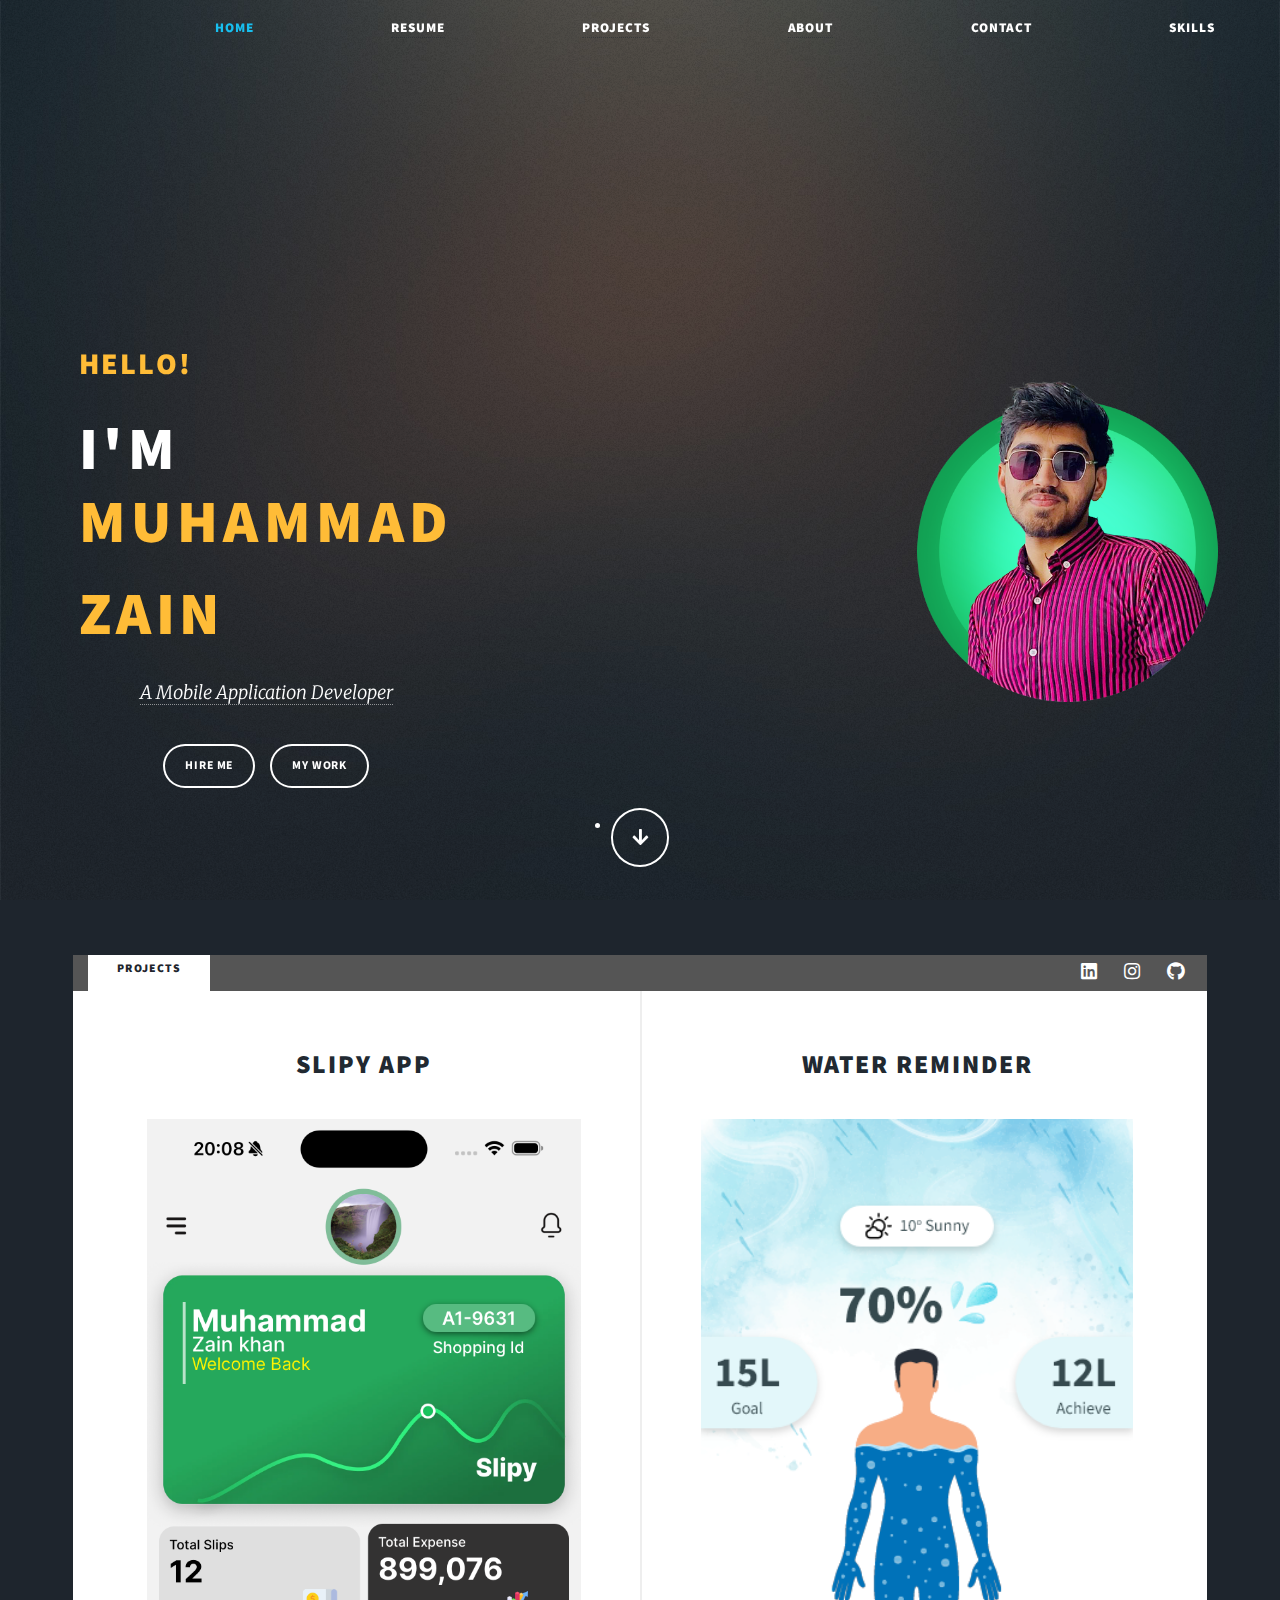
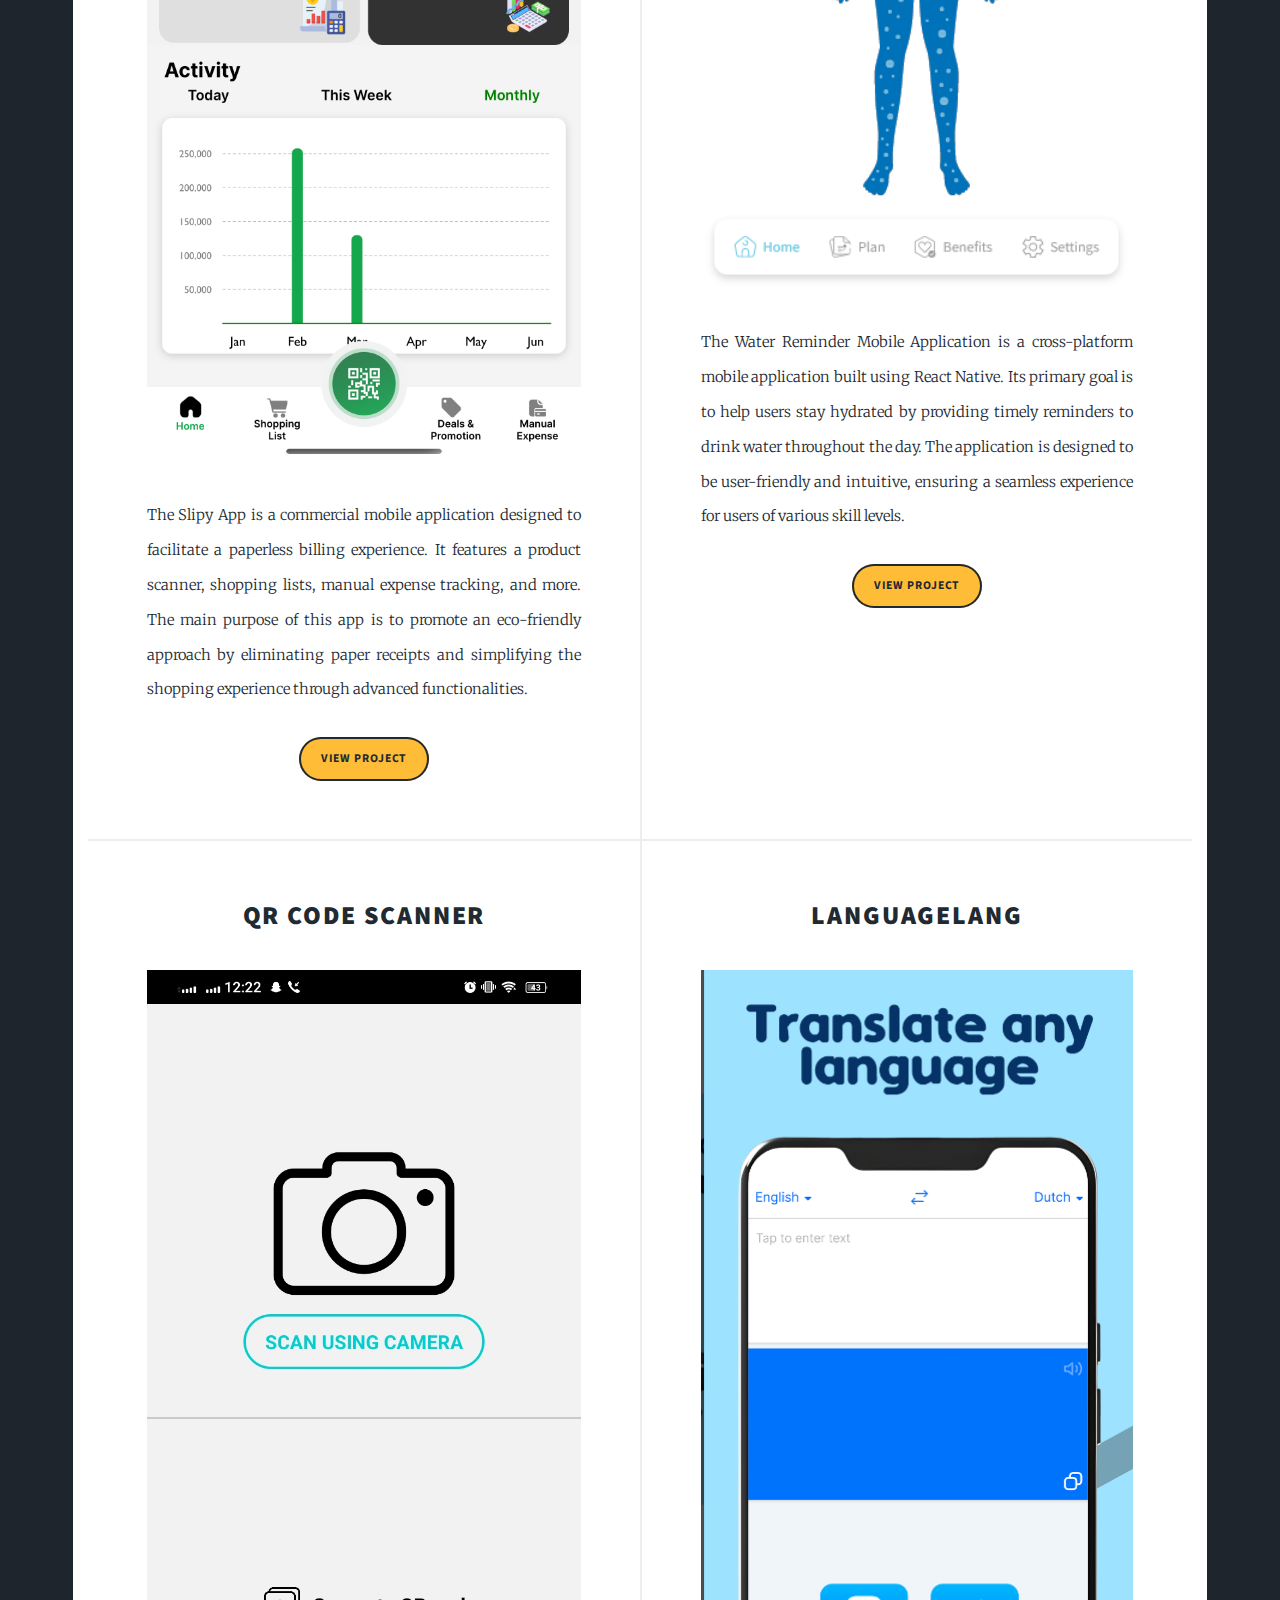
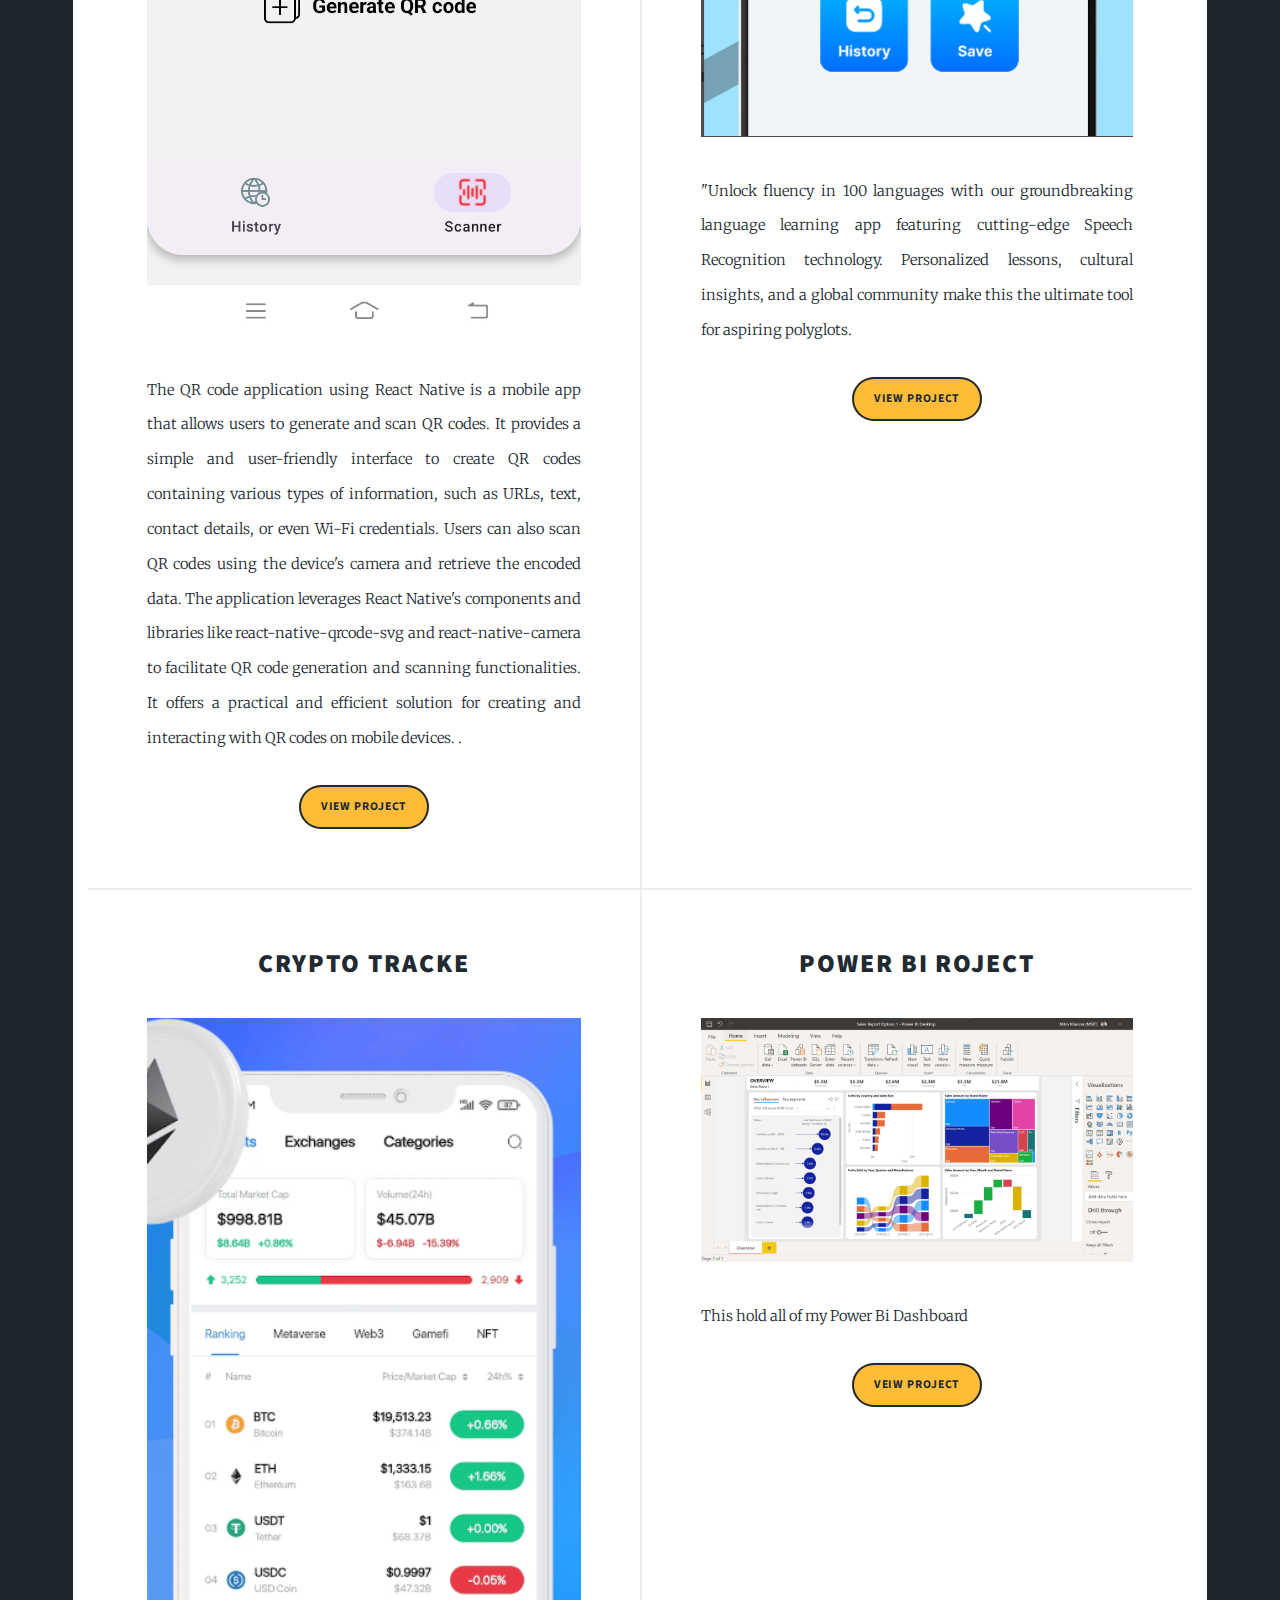
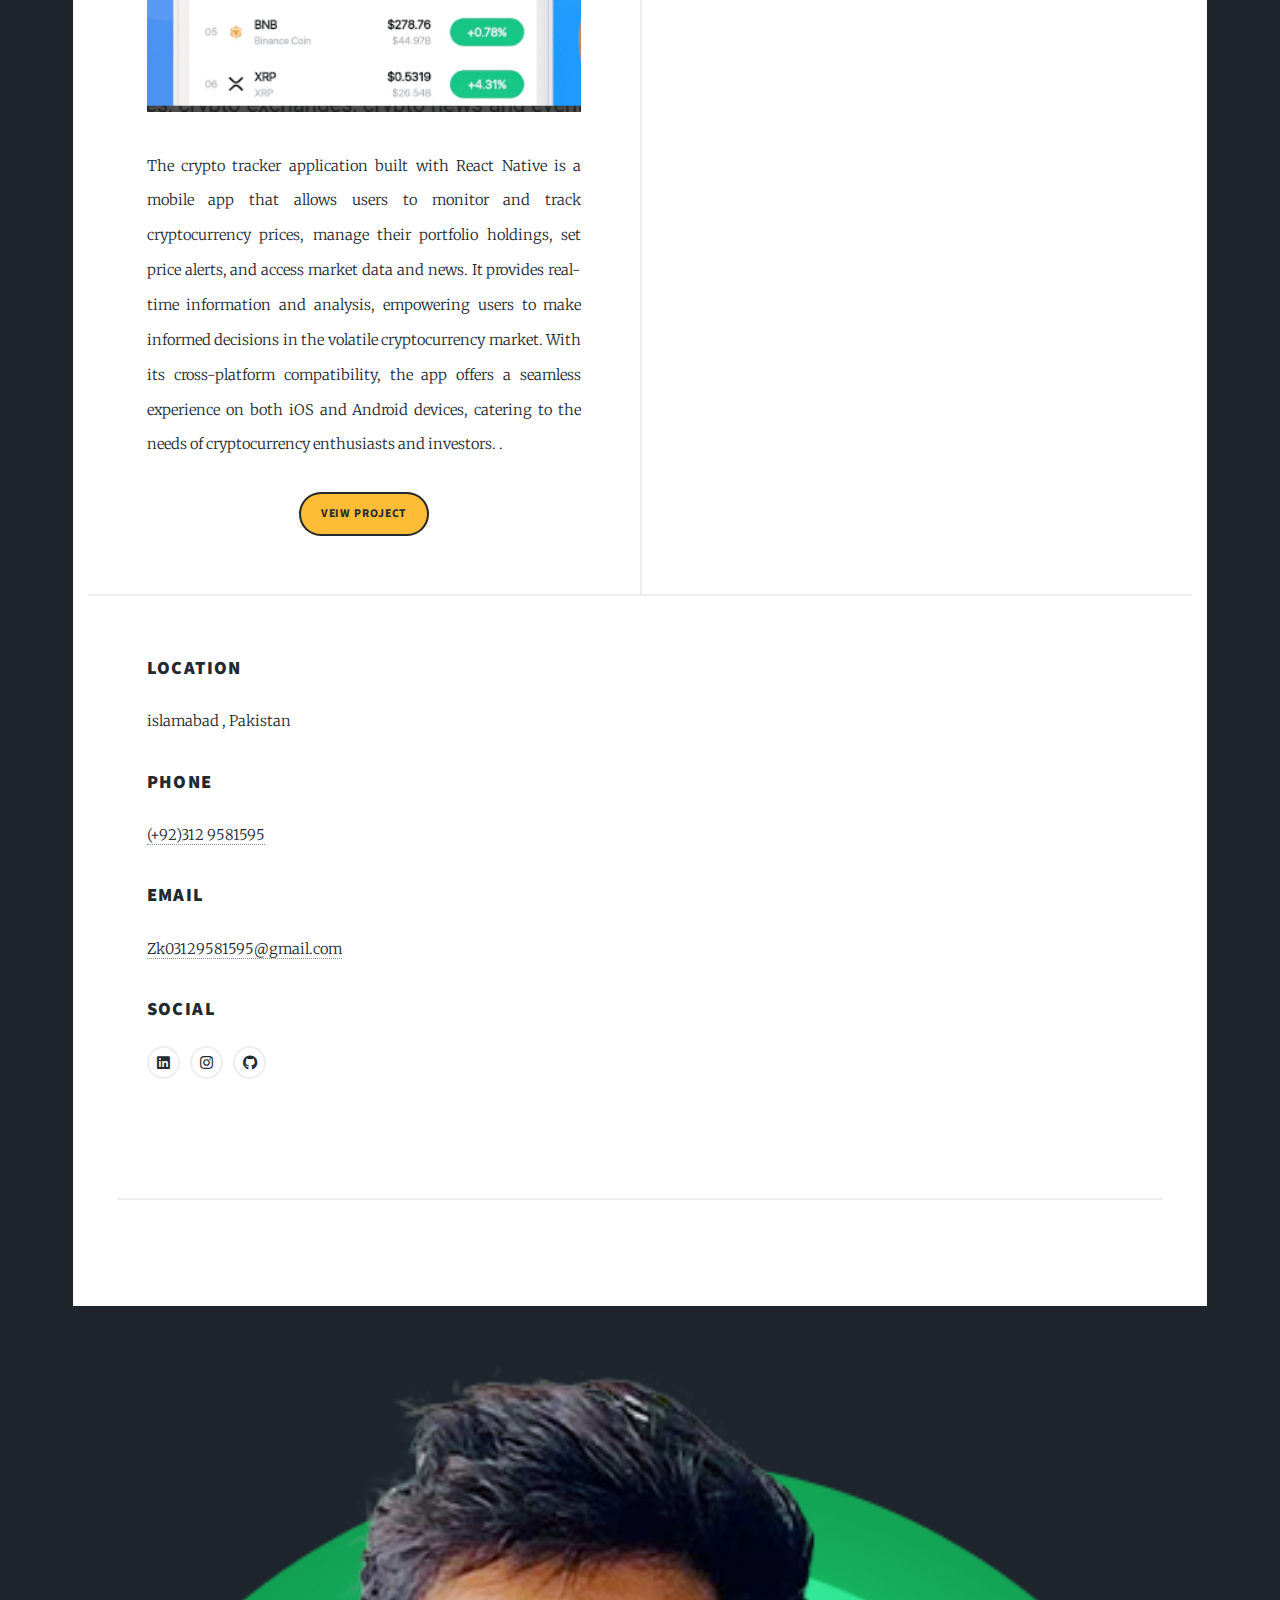
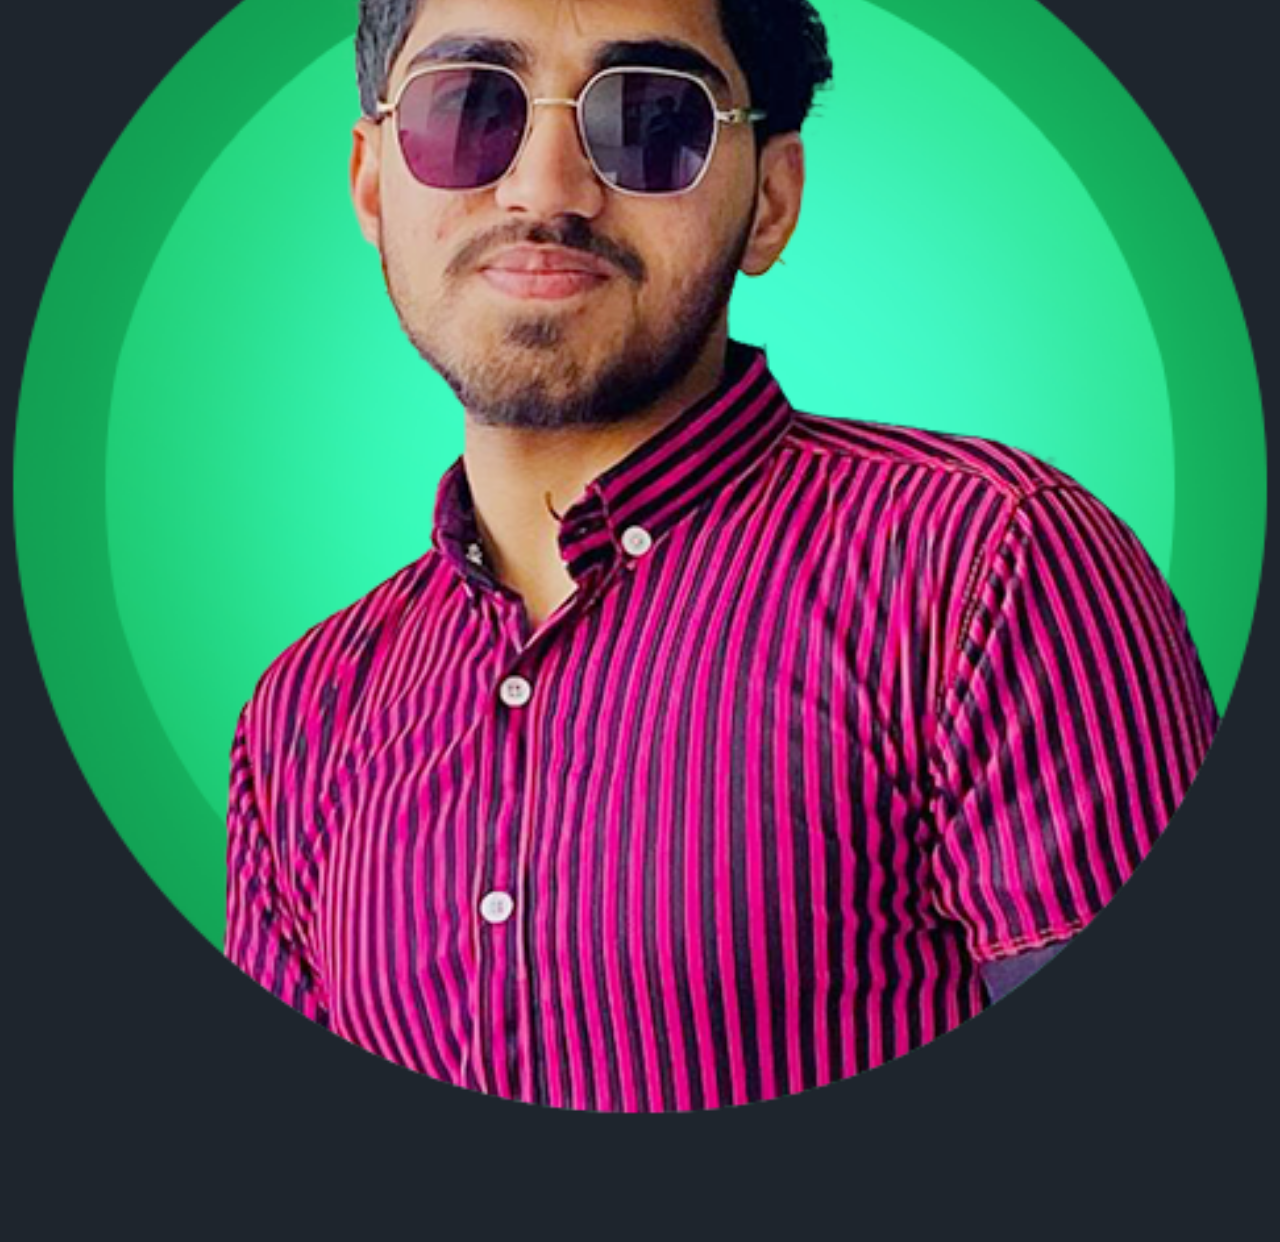
<file: index.html>
<!DOCTYPE HTML>
<!--
	Massively by HTML5 UP
	html5up.net | @ajlkn
	Free for personal and commercial use under the CCA 3.0 license (html5up.net/license)
-->
<html>
	<head>
		<!-- <title>Mhammad Zain PortFolio</title> -->
		<meta charset="utf-8" />
		<meta name="viewport" content="width=device-width, initial-scale=1, user-scalable=no" />
		<link rel="stylesheet" href="assets/css/main.css" />
		<noscript><link rel="stylesheet" href="assets/css/noscript.css" /></noscript>

	</head>
		<nav class="menu-bar">
			
  <ul>

    <li><a href="#home" class="active">Home</a></li>
    <li><a href="#projects">Resume</a></li>
    <li><a href="#projects">Projects</a></li>
    <li><a href="#about">About</a></li>
    <li><a href="#contact">Contact</a></li>
    <li><a href="#contact">Skills</a></li>

  </ul>
</nav>
	<body class="is-preload">

		<!-- Wrapper -->
			<div id="wrapper" class="fade-in">

				<!-- Intro -->
				<div id="intro">
				

  <div class="intro-container">


	<div class="content">
		<h1 style="color: #ffbc37;font-size: 30px">Hello!</h1>
		<h1>
		  <span style="color: white; font-size: 60px;">I'm</span>
		  <span style="color: #ffbc37; font-size: 60px;">Muhammad</span>
		</h1>
		<h1 style="color: #ffbc37;font-size: 60px;">Zain</h1>
		<p><a href="https://www.linkedin.com/in/%D9%85%D8%AD%D9%85%D8%AF-zain-14235022b/">A Mobile Application Developer</a></p>
		<div class="button-row">
			<a href="https://wa.me/03129581595?text=Hi%2C%20I%27m%20interested%20in%20hiring%20you"class="button">Hire Me</a>
			<a href="#header" class="button">My Work</a>
		  </div>
		  
		  
	  </div>
    <div class="image">
      <a href="https://www.linkedin.com/in/%D9%85%D8%AD%D9%85%D8%AF-zain-14235022b/" class="image fit">
        <img src="images/Zain.png" alt="" />
      </a>
    </div>
  </div>

					<li><a href="#header" class="button icon solid solo fa-arrow-down scrolly"></a></li>

				  </div>
				  

				<!-- Header -->
					<header id="header">
						<a href="index.html" class="logo">Zain the Developer</a>
					</header>

				<!-- Nav -->
					<nav id="nav">
						<ul class="links">
							<li class="active"><a href="index.html">Projects</a></li>
						</ul>
						<ul class="icons">
							<li><a href="https://www.linkedin.com/in/zain-khan-14235022b/" class="icon brands alt fa-linkedin"><span class="label">linkedin</span></a></li>
									<li><a href="https://www.instagram.com/zainu_writess/" class="icon brands alt fa-instagram"><span class="label">Instagram</span></a></li>
									<li><a href="https://github.com/MuhammadZainu" class="icon brands alt fa-github"><span class="label">GitHub</span></a></li>
						</ul>
					</nav>

				<!-- Main -->
					<div id="main">

						<!-- Featured Post -->
							<!-- <article class="post featured">
								<header class="major">
									
									<h2><a href="#">Water Reminder Mobile Application (React Native)<br /></a></h2>
									<p>The Water Reminder Mobile Application is a cross-platform mobile application built using React Native. Its primary goal is to help users stay hydrated by providing timely reminders to drink water throughout the day. The application is designed to be user-friendly and intuitive, ensuring a seamless experience for users of various skill levels. <br />
									</p>
								</header>
								<a href="https://play.google.com/store/apps/details?id=com.s2d.watertrackerplus" class="image fit"><img src="images/waterreminder.png" alt="" /></a>
								<ul class="actions special">
									<li><a href="https://play.google.com/store/apps/details?id=com.s2d.watertrackerplus" class="button large">veiw Project</a></li>
								</ul>
							</article> -->

						<!-- Posts -->
							<section class="posts">
								<!--  -->
								<article>
									<header>
										
										<h2><a href="#">Slipy app <br />
										</a></h2>
									</header>
									<a href="https://play.google.com/store/apps/details?id=com.s2d.watertrackerplus" class="image fit"><img src="images/SlipyApp.png" alt="" /></a>
									<p>
										The Slipy App is a commercial mobile application designed to facilitate a paperless billing experience. It features a product scanner, shopping lists, manual expense tracking, and more. The main purpose of this app is to promote an eco-friendly approach by eliminating paper receipts and simplifying the shopping experience through advanced functionalities.										<br />
									</p>
									<ul class="actions special">
										<li><a href="https://play.google.com/store/apps/details?id=com.s2d.watertrackerplus" class="button">VIEW Project</a></li>
									</ul>
								</article>
								<article>
									<header>
										
										<h2><a href="#">Water Reminder <br />
										</a></h2>
									</header>
									<a href="https://play.google.com/store/apps/details?id=com.s2d.watertrackerplus" class="image fit"><img src="images/waterreminder.png" alt="" /></a>
									<p>The Water Reminder Mobile Application is a cross-platform mobile application built using React Native. Its primary goal is to help users stay hydrated by providing timely reminders to drink water throughout the day. The application is designed to be user-friendly and intuitive, ensuring a seamless experience for users of various skill levels. <br />
									</p>
									<ul class="actions special">
										<li><a href="https://play.google.com/store/apps/details?id=com.s2d.watertrackerplus" class="button">VIEW Project</a></li>
									</ul>
								</article>
								<!--  -->
								<article>
									<header>
										
										<h2><a href="#">QR Code Scanner <br />
										</a></h2>
									</header>
									<a href="https://play.google.com/store/apps/details?id=com.perkapps.qr" class="image fit"><img src="images/Qr Code.jpg" alt="" /></a>
									<p>The QR code application using React Native is a mobile app that allows users to generate and scan QR codes. It provides a simple and user-friendly interface to create QR codes containing various types of information, such as URLs, text, contact details, or even Wi-Fi credentials. Users can also scan QR codes using the device's camera and retrieve the encoded data. The application leverages React Native's components and libraries like react-native-qrcode-svg and react-native-camera to facilitate QR code generation and scanning functionalities. It offers a practical and efficient solution for creating and interacting with QR codes on mobile devices.
										.</p>
									<ul class="actions special">
										<li><a href="https://play.google.com/store/apps/details?id=com.perkapps.qr" class="button">VIEW Project</a></li>
									</ul>
								</article>
                              <!--  -->
							
								<!--  -->
								<article>
									<header>
										
										<h2><a href="#">LanguageLang<br />
										</a></h2>
									</header>
									<a href="https://play.google.com/store/apps/details?id=com.perkapps.translationlang" class="image fit"><img src="images/translateLang.PNG" alt="" /></a>
									<p>"Unlock fluency in 100 languages with our groundbreaking language learning app featuring cutting-edge Speech Recognition technology. Personalized lessons, cultural insights, and a global community make this the ultimate tool for aspiring polyglots.</p>
									<ul class="actions special">
										<li><a href="https://play.google.com/store/apps/details?id=com.perkapps.translationlang" class="button">VIEW Project</a></li>
									</ul>
								</article>
                              <!--  -->
								
			
								<article>
									<header>
										
										<h2><a href="#">crypto tracke<br />
									</a></h2>
									</header>
									<a href="https://github.com/MuhammadZainu/POWERBi-Dekstop" class="image fit"><img src="images/crypto.PNG" alt="" /></a>
									<p>The crypto tracker application built with React Native is a mobile app that allows users to monitor and track cryptocurrency prices, manage their portfolio holdings, set price alerts, and access market data and news. It provides real-time information and analysis, empowering users to make informed decisions in the volatile cryptocurrency market. With its cross-platform compatibility, the app offers a seamless experience on both iOS and Android devices, catering to the needs of cryptocurrency enthusiasts and investors. 
										.</p>
									<ul class="actions special">
										<li><a href="https://github.com/MuhammadZainu/POWERBi-Dekstop" class="button">VEIW PROJECT</a></li>
									</ul>
								</article>
								<article>
									<header>
										
										<h2><a href="#">Power Bi ROJECT<br />
									</a></h2>
									</header>
									<a href="https://github.com/MuhammadZainu/POWERBi-Dekstop" class="image fit"><img src="images/powerbi-001.jpg" alt="" /></a>
									<p>This hold all of my Power Bi Dashboard</p>
									<ul class="actions special">
										<li><a href="https://github.com/MuhammadZainu/POWERBi-Dekstop" class="button">VEIW PROJECT</a></li>
									</ul>
								</article>
					
		
							</section>

						
					
							</form>
						</section>
						<section class="split contact">
							<section class="alt">
								<h3>Location</h3>
								<p>islamabad , Pakistan <br />
								</p>
							</section>
							<section>
								<h3>Phone</h3>
								<p><a href="#">(+92)312 9581595 </a></p>
							</section>
							<section>
								<h3>Email</h3>
								<p><a href="#">Zk03129581595@gmail.com</a></p>
							</section>
							<section>
								<h3>Social</h3>
								<ul class="icons alt">
									
									<li><a href="https://www.linkedin.com/in/zain-khan-14235022b/" class="icon brands alt fa-linkedin"><span class="label">linkedin</span></a></li>
									<li><a href="https://www.instagram.com/zainu_writess/" class="icon brands alt fa-instagram"><span class="label">Instagram</span></a></li>
									<li><a href="https://github.com/MuhammadZainu" class="icon brands alt fa-github"><span class="label">GitHub</span></a></li>
								</ul>
							</section>
						</section>
					</footer>

				<!-- Copyright -->
					<div id="copyright">
						<ul><li>&copy; Untitled</li><li>Design: <a href="https://html5up.net">HTML5 UP</a></li></ul>
					</div>

			</div>

		<!-- Scripts -->
			<script src="assets/js/jquery.min.js"></script>
			<script src="assets/js/jquery.scrollex.min.js"></script>
			<script src="assets/js/jquery.scrolly.min.js"></script>
			<script src="assets/js/browser.min.js"></script>
			<script src="assets/js/breakpoints.min.js"></script>
			<script src="assets/js/util.js"></script>
			<script src="assets/js/main.js"></script>

			<div id="home" class="section">
				<!-- Home content -->
			  </div>
			  
			  <div id="resume" class="section">
				<!-- Resume content -->
				<a href="https://www.linkedin.com/in/%D9%85%D8%AD%D9%85%D8%AF-zain-14235022b/" class="image fit">
					<img src="images/Zain.png" alt="" />
				  </a>
			  </div>
			  
			  <div id="projects" class="section">
				<!-- Projects content -->
			  </div>
			  
			  <div id="about" class="section">
				<!-- About content -->
			  </div>
			  
			  <div id="contact" class="section">
				<!-- Contact content -->
			  </div>
			  
			  <div id="skills" class="section">
				<!-- Skills content -->
			  </div>
			  
	</body>
</file>
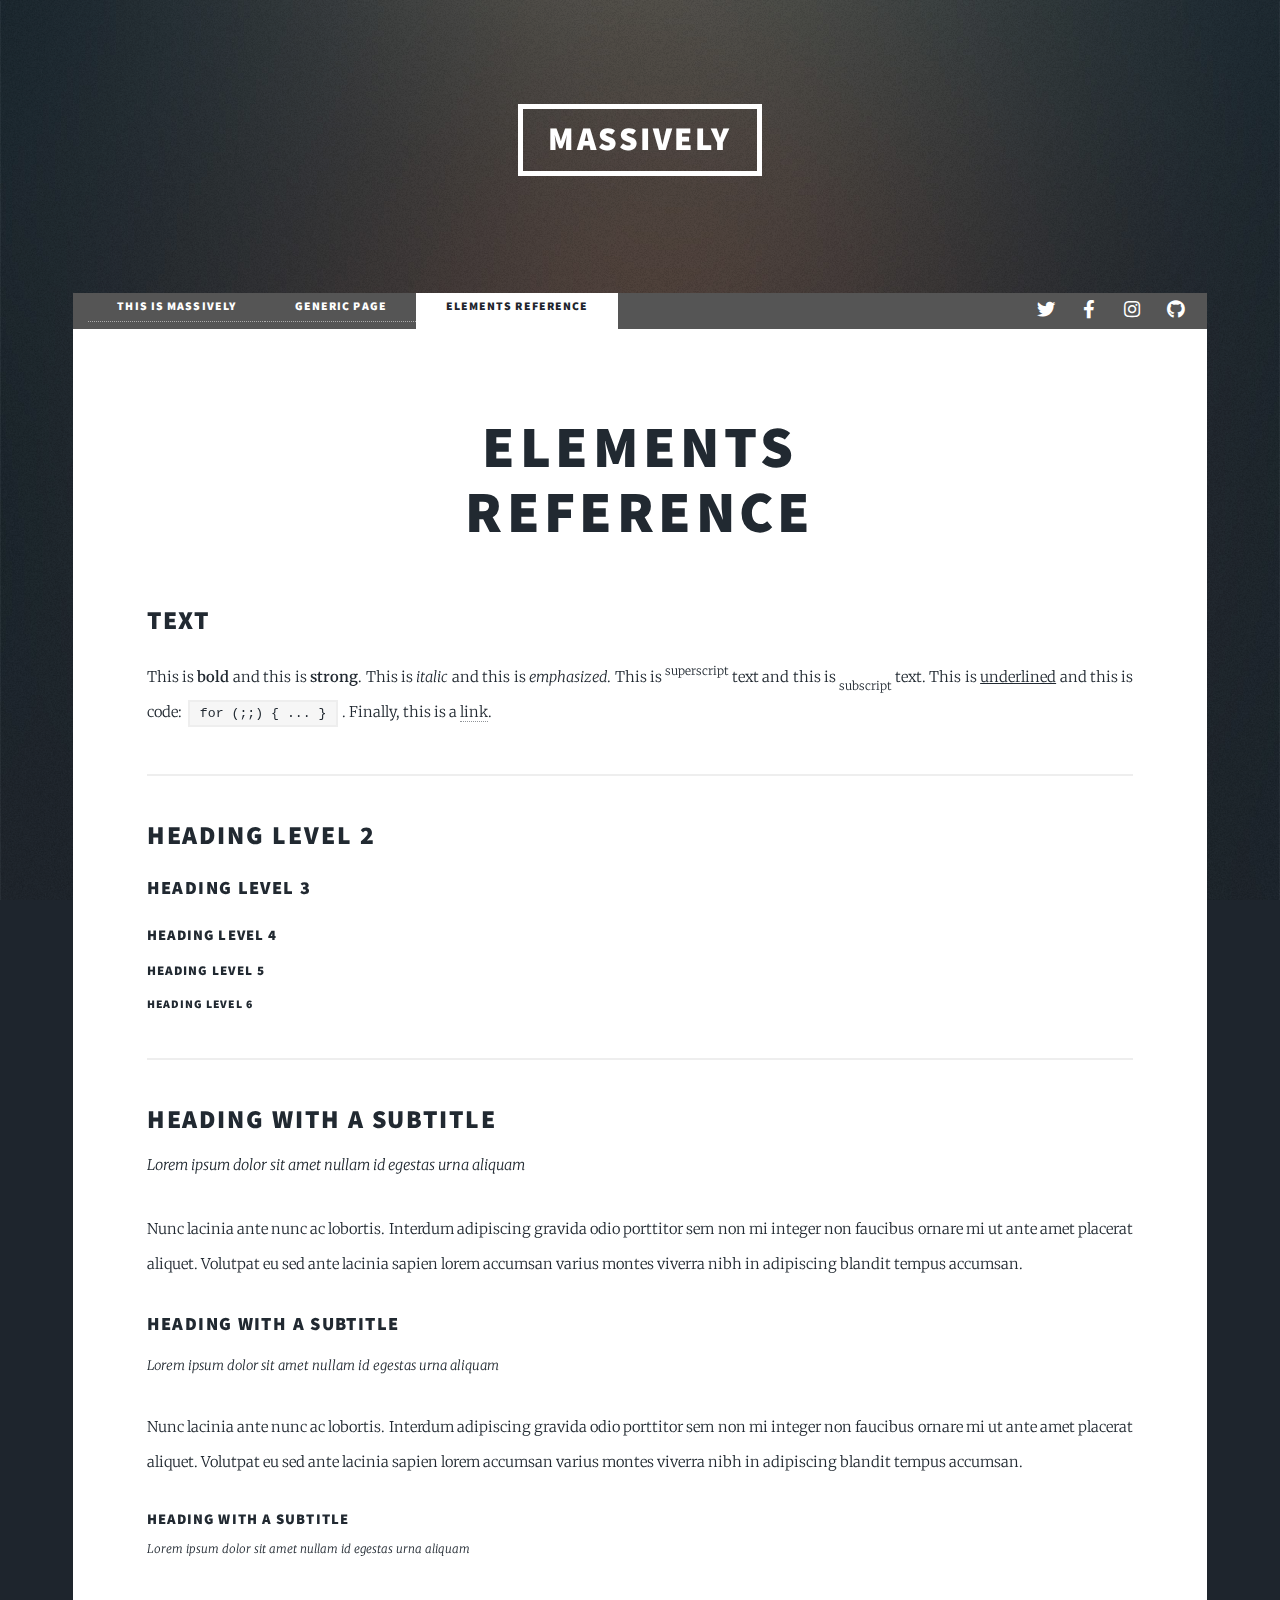
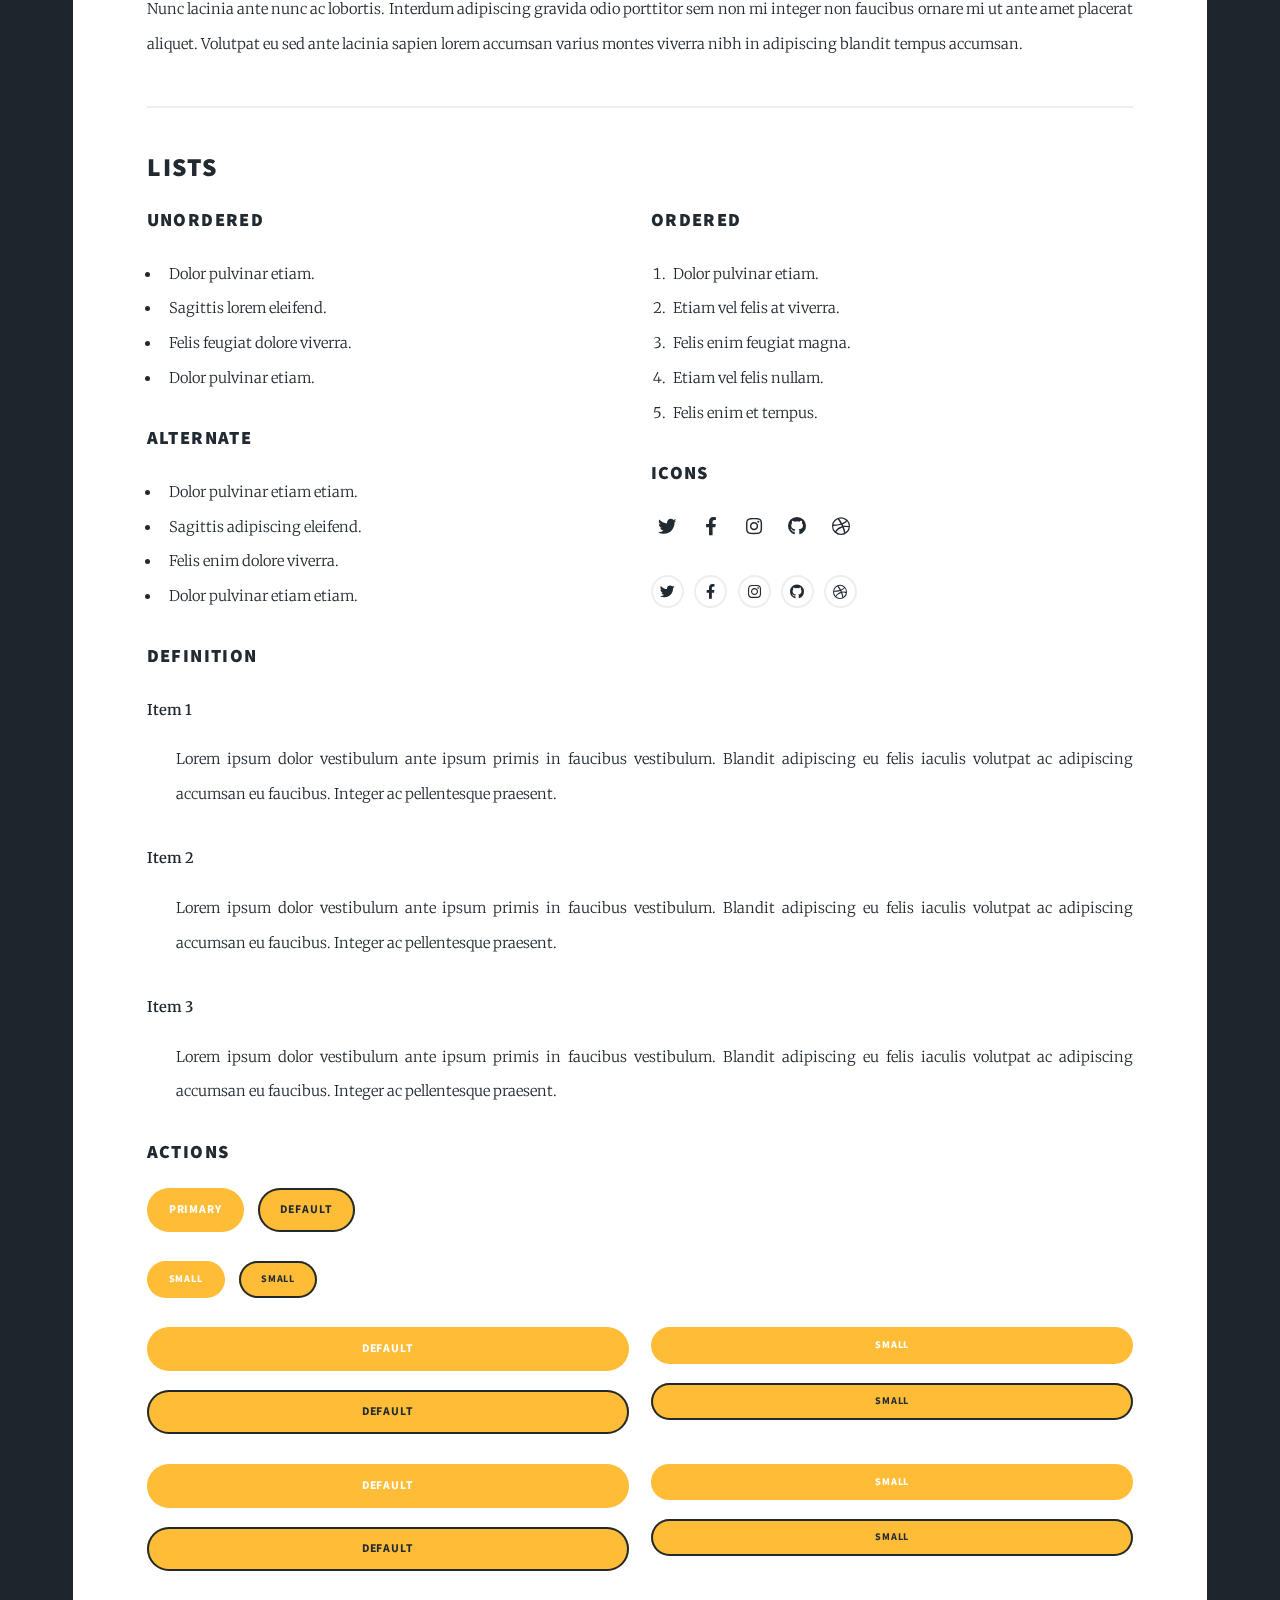
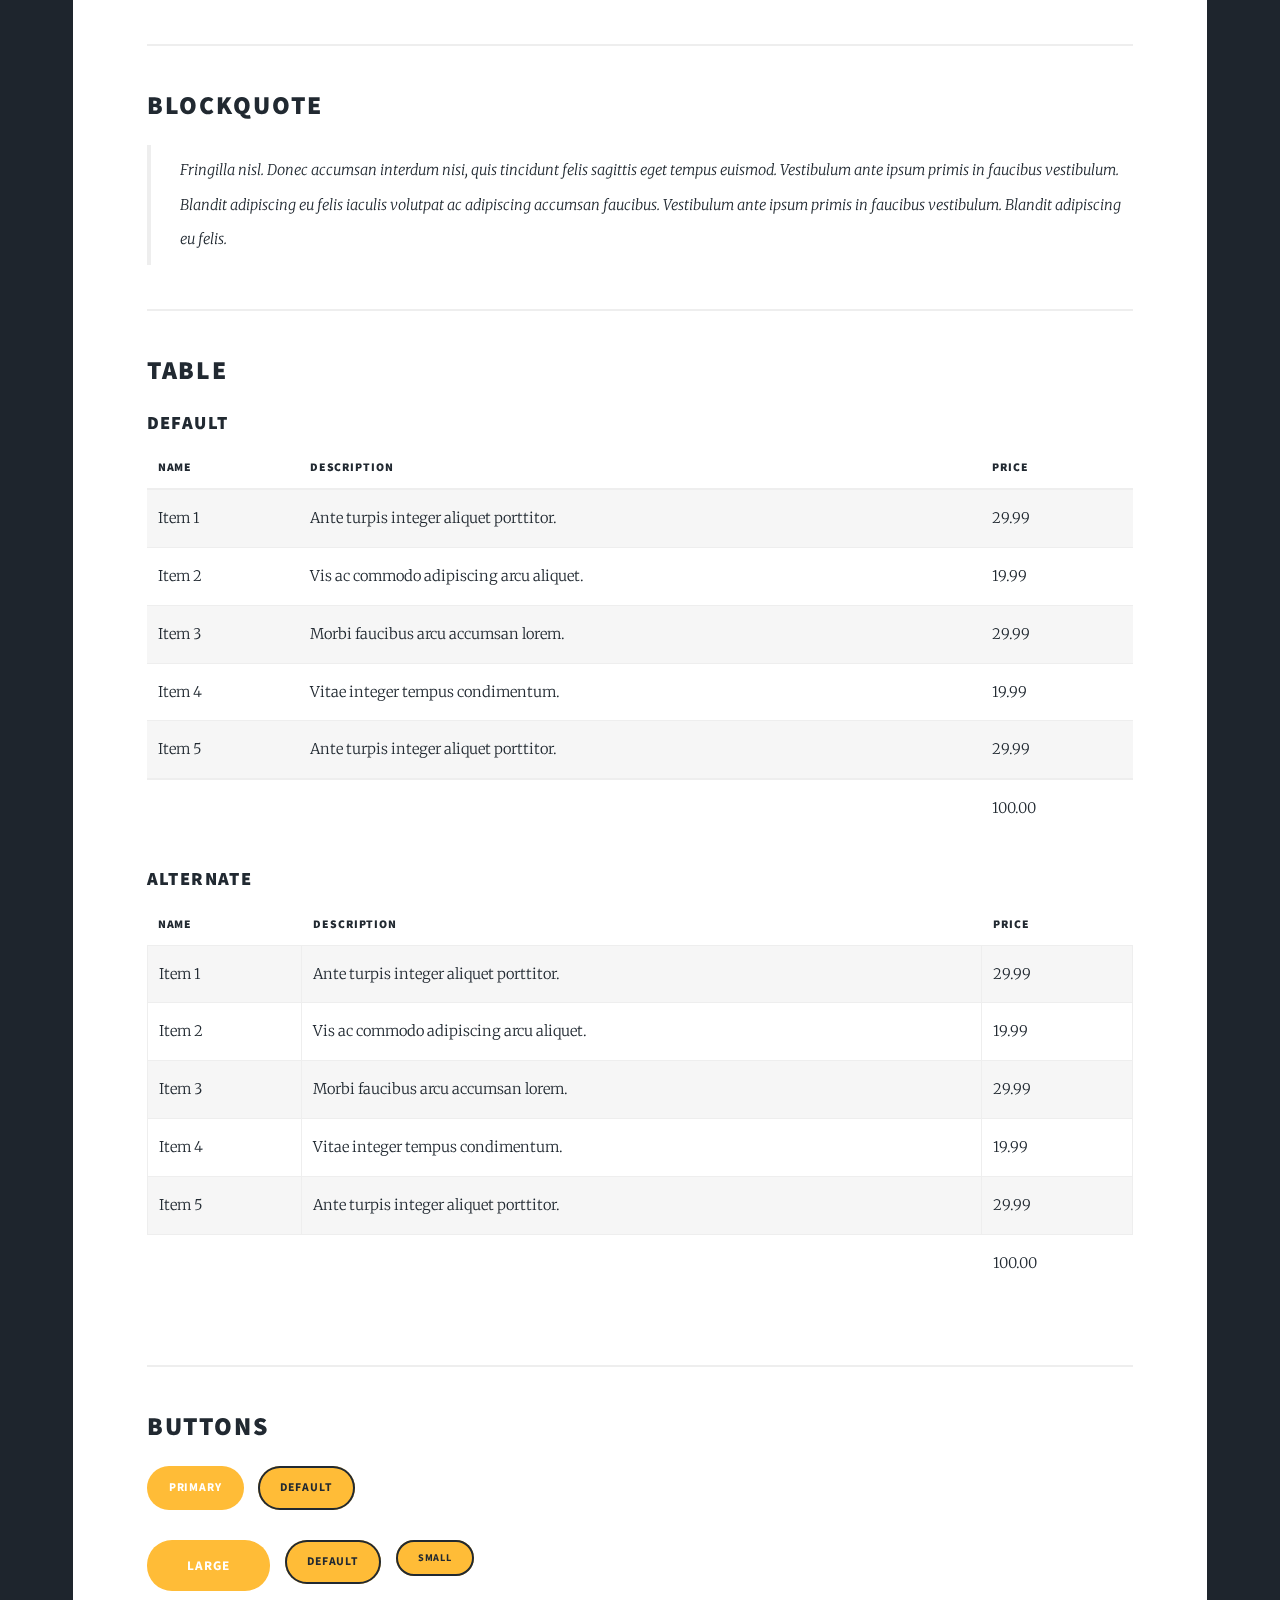
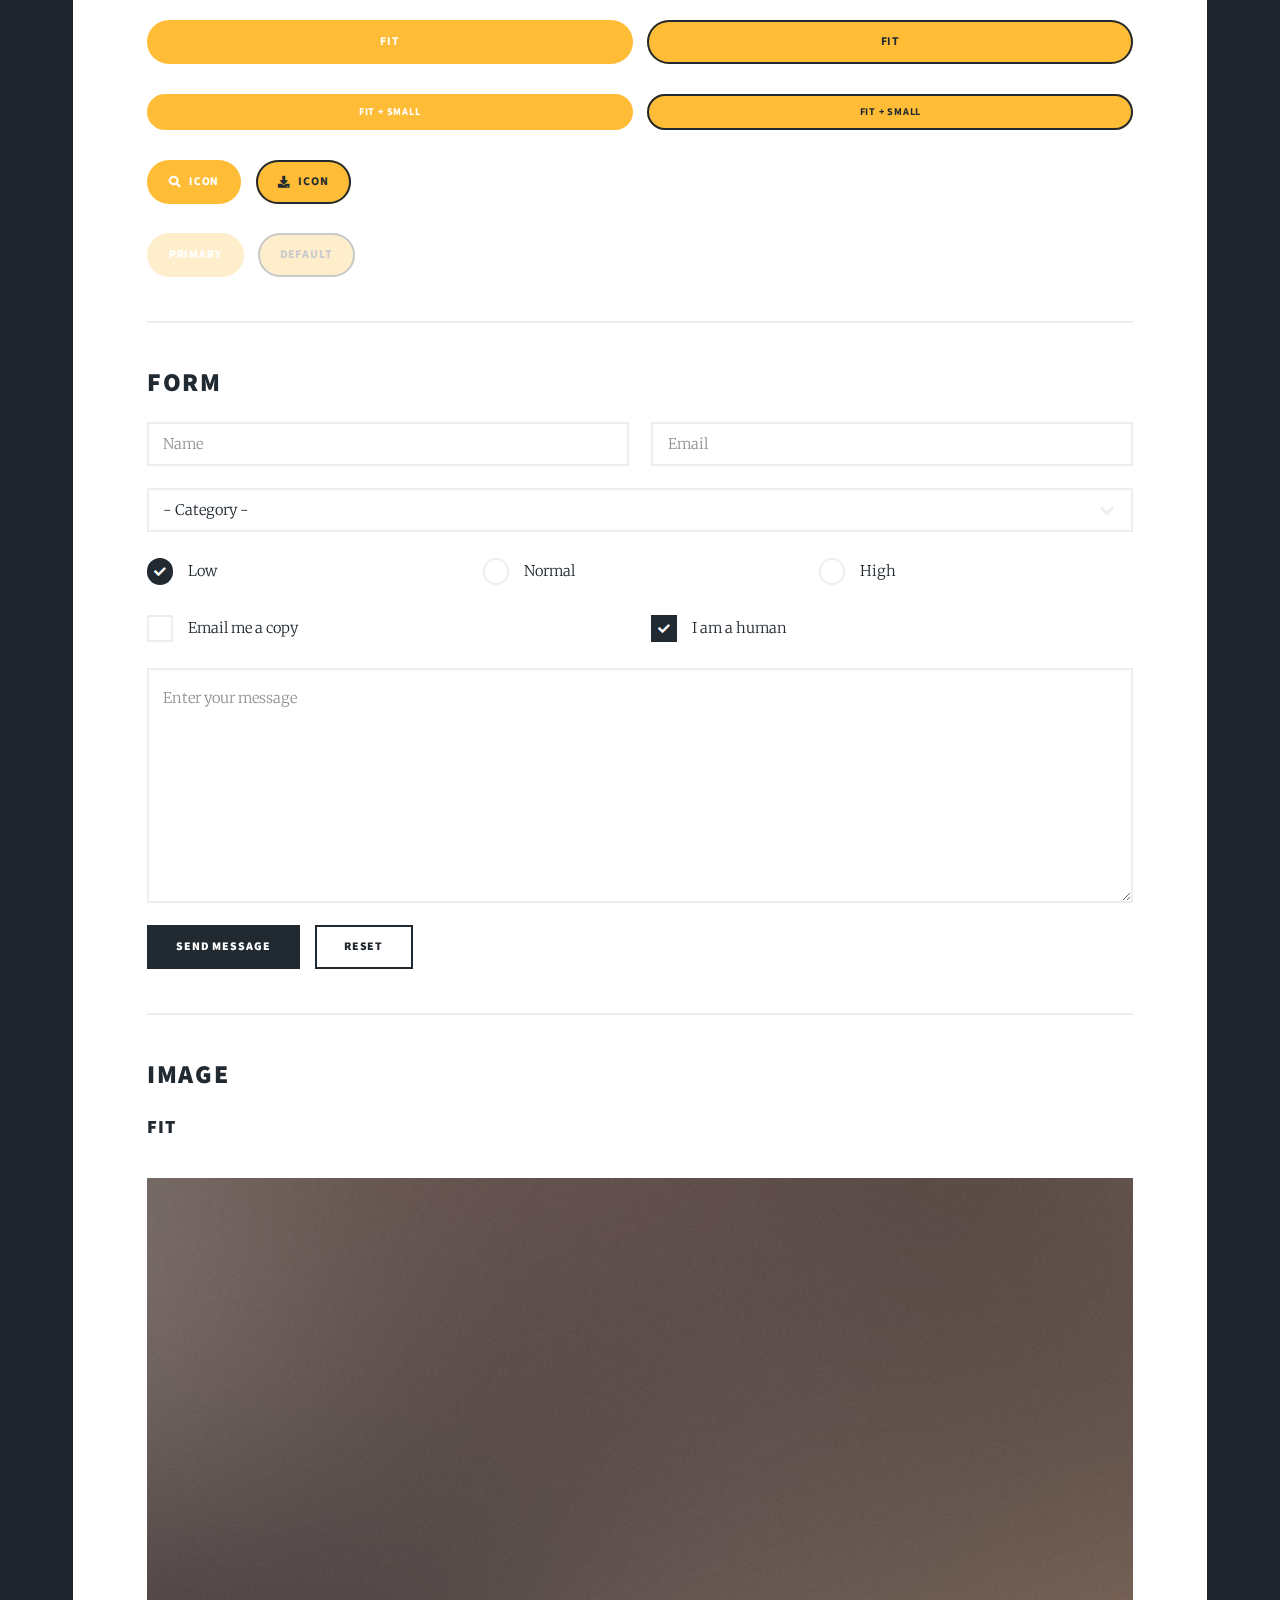
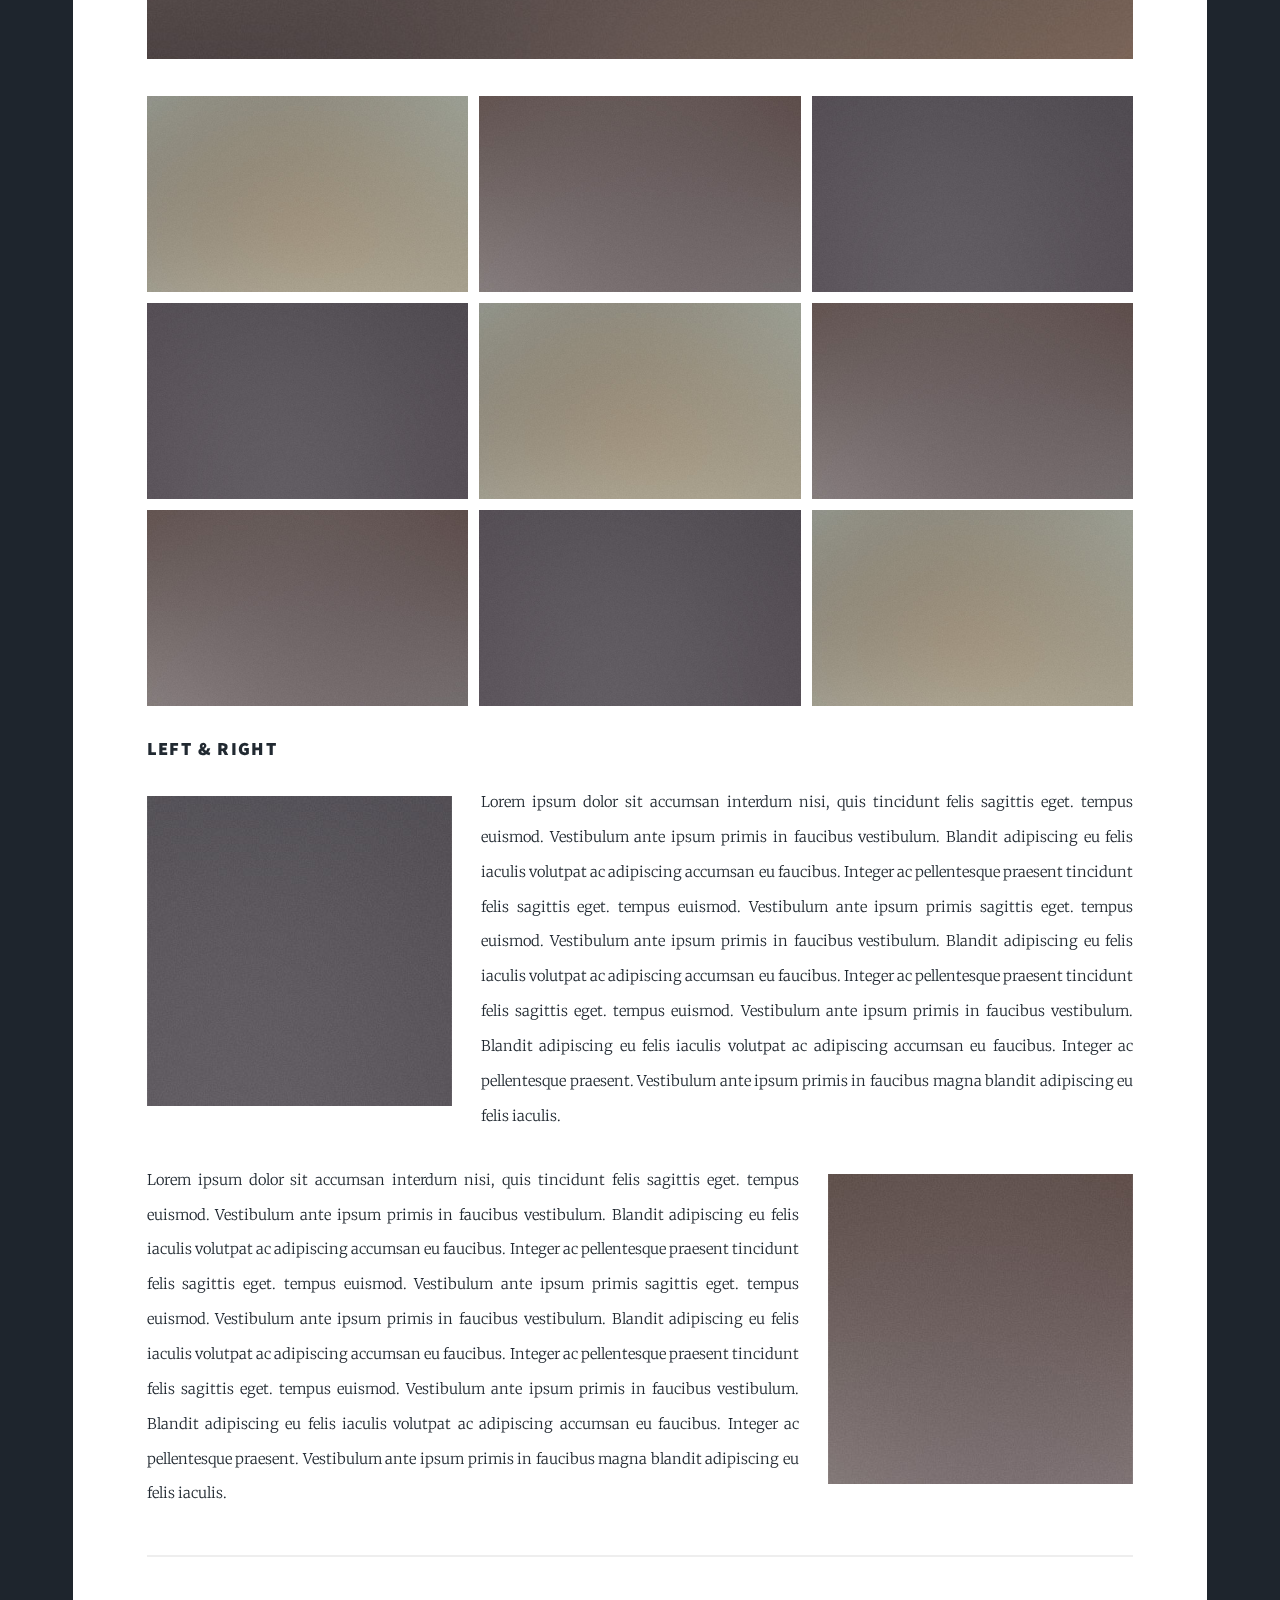
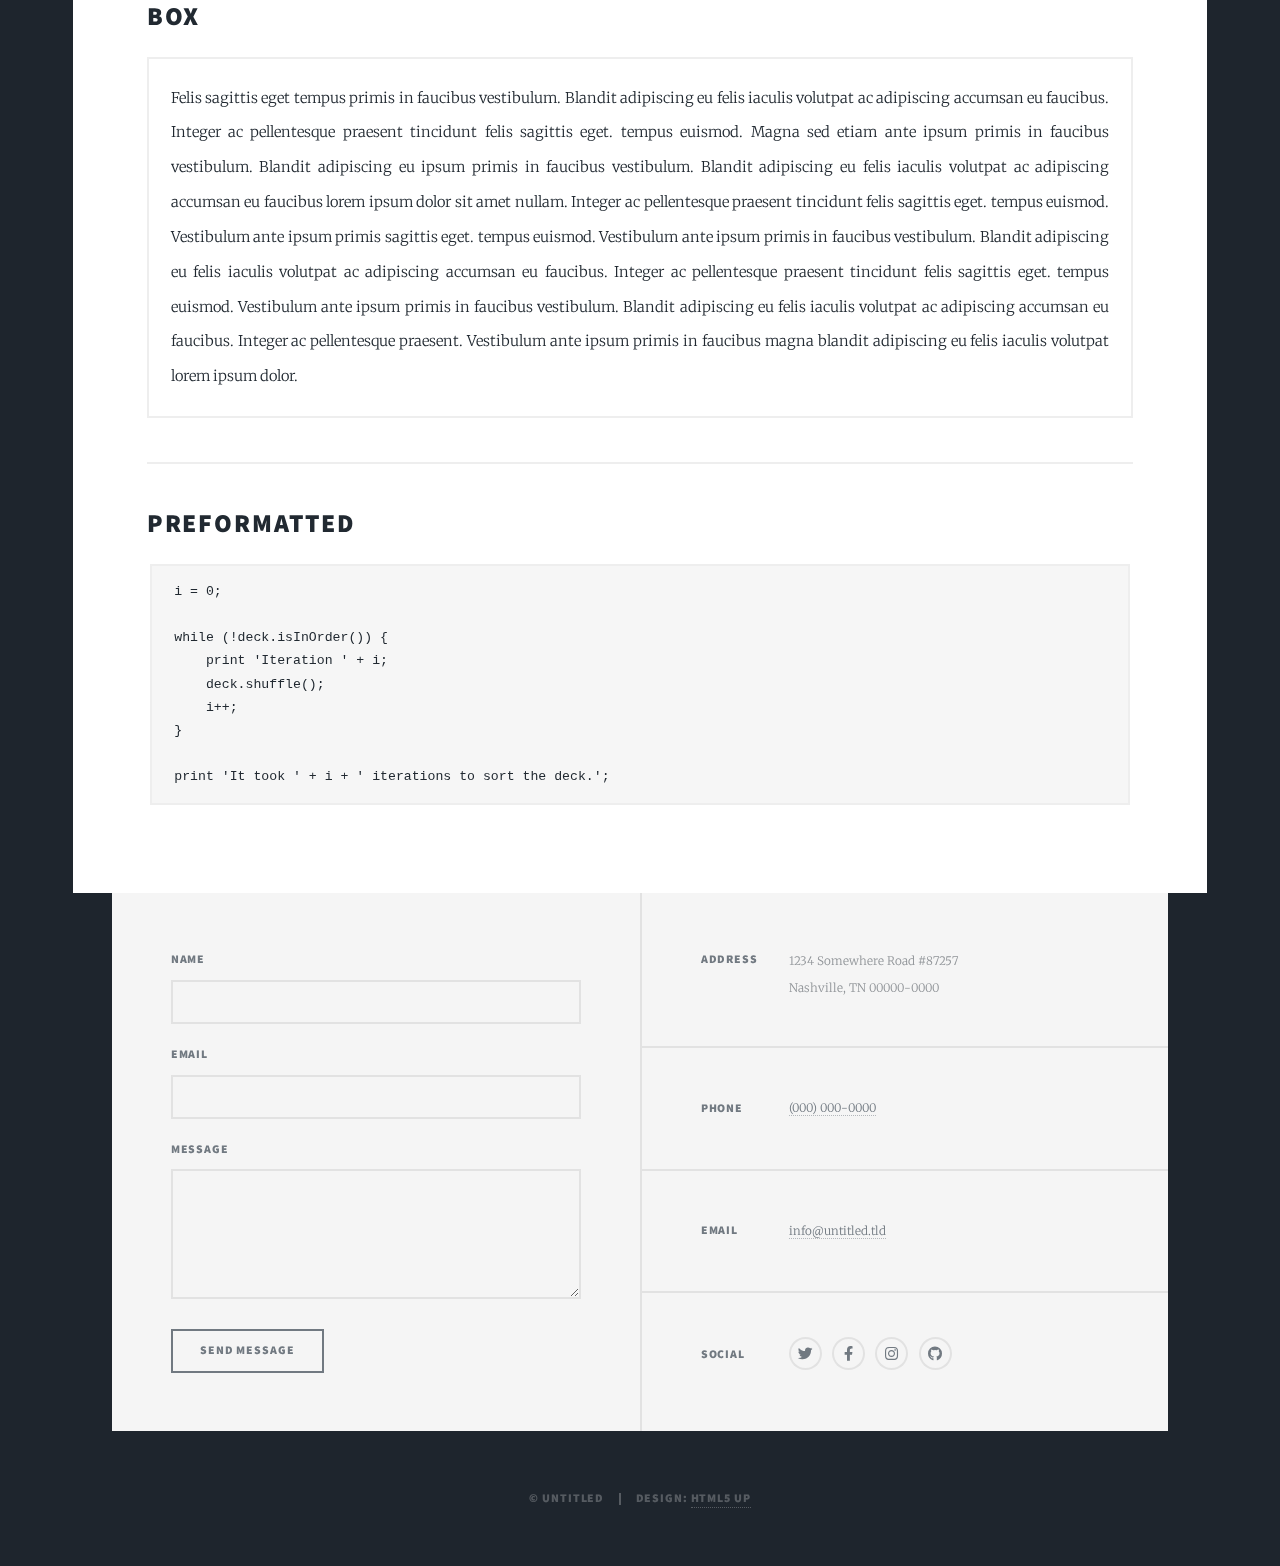
<file: elements.html>
<!DOCTYPE HTML>
<!--
	Massively by HTML5 UP
	html5up.net | @ajlkn
	Free for personal and commercial use under the CCA 3.0 license (html5up.net/license)
-->
<html>
	<head>
		<title>Elements Reference - Massively by HTML5 UP</title>
		<meta charset="utf-8" />
		<meta name="viewport" content="width=device-width, initial-scale=1, user-scalable=no" />
		<link rel="stylesheet" href="assets/css/main.css" />
		<noscript><link rel="stylesheet" href="assets/css/noscript.css" /></noscript>
	</head>
	<body class="is-preload">

		<!-- Wrapper -->
			<div id="wrapper">

				<!-- Header -->
					<header id="header">
						<a href="index.html" class="logo">Massively</a>
					</header>

				<!-- Nav -->
					<nav id="nav">
						<ul class="links">
							<li><a href="index.html">This is Massively</a></li>
							<li><a href="generic.html">Generic Page</a></li>
							<li class="active"><a href="elements.html">Elements Reference</a></li>
						</ul>
						<ul class="icons">
							<li><a href="#" class="icon brands fa-twitter"><span class="label">Twitter</span></a></li>
							<li><a href="#" class="icon brands fa-facebook-f"><span class="label">Facebook</span></a></li>
							<li><a href="#" class="icon brands fa-instagram"><span class="label">Instagram</span></a></li>
							<li><a href="#" class="icon brands fa-github"><span class="label">GitHub</span></a></li>
						</ul>
					</nav>

				<!-- Main -->
					<div id="main">

						<!-- Post -->
							<section class="post">
								<header class="major">
									<h1>Elements<br />
									Reference</h1>
								</header>

								<!-- Text stuff -->
									<h2>Text</h2>
									<p>This is <b>bold</b> and this is <strong>strong</strong>. This is <i>italic</i> and this is <em>emphasized</em>.
									This is <sup>superscript</sup> text and this is <sub>subscript</sub> text.
									This is <u>underlined</u> and this is code: <code>for (;;) { ... }</code>.
									Finally, this is a <a href="#">link</a>.</p>
									<hr />
									<h2>Heading Level 2</h2>
									<h3>Heading Level 3</h3>
									<h4>Heading Level 4</h4>
									<h5>Heading Level 5</h5>
									<h6>Heading Level 6</h6>
									<hr />
									<header>
										<h2>Heading with a Subtitle</h2>
										<p>Lorem ipsum dolor sit amet nullam id egestas urna aliquam</p>
									</header>
									<p>Nunc lacinia ante nunc ac lobortis. Interdum adipiscing gravida odio porttitor sem non mi integer non faucibus ornare mi ut ante amet placerat aliquet. Volutpat eu sed ante lacinia sapien lorem accumsan varius montes viverra nibh in adipiscing blandit tempus accumsan.</p>
									<header>
										<h3>Heading with a Subtitle</h3>
										<p>Lorem ipsum dolor sit amet nullam id egestas urna aliquam</p>
									</header>
									<p>Nunc lacinia ante nunc ac lobortis. Interdum adipiscing gravida odio porttitor sem non mi integer non faucibus ornare mi ut ante amet placerat aliquet. Volutpat eu sed ante lacinia sapien lorem accumsan varius montes viverra nibh in adipiscing blandit tempus accumsan.</p>
									<header>
										<h4>Heading with a Subtitle</h4>
										<p>Lorem ipsum dolor sit amet nullam id egestas urna aliquam</p>
									</header>
									<p>Nunc lacinia ante nunc ac lobortis. Interdum adipiscing gravida odio porttitor sem non mi integer non faucibus ornare mi ut ante amet placerat aliquet. Volutpat eu sed ante lacinia sapien lorem accumsan varius montes viverra nibh in adipiscing blandit tempus accumsan.</p>

									<hr />

								<!-- Lists -->
									<h2>Lists</h2>
									<div class="row">
										<div class="col-6 col-12-small">

											<h3>Unordered</h3>
											<ul>
												<li>Dolor pulvinar etiam.</li>
												<li>Sagittis lorem eleifend.</li>
												<li>Felis feugiat dolore viverra.</li>
												<li>Dolor pulvinar etiam.</li>
											</ul>

											<h3>Alternate</h3>
											<ul class="alt">
												<li>Dolor pulvinar etiam etiam.</li>
												<li>Sagittis adipiscing eleifend.</li>
												<li>Felis enim dolore viverra.</li>
												<li>Dolor pulvinar etiam etiam.</li>
											</ul>

										</div>
										<div class="col-6 col-12-small">

											<h3>Ordered</h3>
											<ol>
												<li>Dolor pulvinar etiam.</li>
												<li>Etiam vel felis at viverra.</li>
												<li>Felis enim feugiat magna.</li>
												<li>Etiam vel felis nullam.</li>
												<li>Felis enim et tempus.</li>
											</ol>

											<h3>Icons</h3>
											<ul class="icons">
												<li><a href="#" class="icon brands fa-twitter"><span class="label">Twitter</span></a></li>
												<li><a href="#" class="icon brands fa-facebook-f"><span class="label">Facebook</span></a></li>
												<li><a href="#" class="icon brands fa-instagram"><span class="label">Instagram</span></a></li>
												<li><a href="#" class="icon brands fa-github"><span class="label">Github</span></a></li>
												<li><a href="#" class="icon brands fa-dribbble"><span class="label">Dribbble</span></a></li>
											</ul>
											<ul class="icons alt">
												<li><a href="#" class="icon brands alt fa-twitter"><span class="label">Twitter</span></a></li>
												<li><a href="#" class="icon brands alt fa-facebook-f"><span class="label">Facebook</span></a></li>
												<li><a href="#" class="icon brands alt fa-instagram"><span class="label">Instagram</span></a></li>
												<li><a href="#" class="icon brands alt fa-github"><span class="label">Github</span></a></li>
												<li><a href="#" class="icon brands alt fa-dribbble"><span class="label">Dribbble</span></a></li>
											</ul>

										</div>
									</div>
									<h3>Definition</h3>
									<dl>
										<dt>Item 1</dt>
										<dd>
											<p>Lorem ipsum dolor vestibulum ante ipsum primis in faucibus vestibulum. Blandit adipiscing eu felis iaculis volutpat ac adipiscing accumsan eu faucibus. Integer ac pellentesque praesent.</p>
										</dd>
										<dt>Item 2</dt>
										<dd>
											<p>Lorem ipsum dolor vestibulum ante ipsum primis in faucibus vestibulum. Blandit adipiscing eu felis iaculis volutpat ac adipiscing accumsan eu faucibus. Integer ac pellentesque praesent.</p>
										</dd>
										<dt>Item 3</dt>
										<dd>
											<p>Lorem ipsum dolor vestibulum ante ipsum primis in faucibus vestibulum. Blandit adipiscing eu felis iaculis volutpat ac adipiscing accumsan eu faucibus. Integer ac pellentesque praesent.</p>
										</dd>
									</dl>

									<h3>Actions</h3>
									<ul class="actions">
										<li><a href="#" class="button primary">Primary</a></li>
										<li><a href="#" class="button">Default</a></li>
									</ul>
									<ul class="actions small">
										<li><a href="#" class="button primary small">Small</a></li>
										<li><a href="#" class="button small">Small</a></li>
									</ul>
									<div class="row">
										<div class="col-6 col-12-small">
											<ul class="actions stacked">
												<li><a href="#" class="button primary">Default</a></li>
												<li><a href="#" class="button">Default</a></li>
											</ul>
										</div>
										<div class="col-6 col-12-small">
											<ul class="actions stacked">
												<li><a href="#" class="button primary small">Small</a></li>
												<li><a href="#" class="button small">Small</a></li>
											</ul>
										</div>
									</div>
									<div class="row">
										<div class="col-6 col-12-small">
											<ul class="actions stacked">
												<li><a href="#" class="button primary fit">Default</a></li>
												<li><a href="#" class="button fit">Default</a></li>
											</ul>
										</div>
										<div class="col-6 col-12-small">
											<ul class="actions stacked">
												<li><a href="#" class="button primary small fit">Small</a></li>
												<li><a href="#" class="button small fit">Small</a></li>
											</ul>
										</div>
									</div>

									<hr />

								<!-- Blockquote -->
									<h2>Blockquote</h2>
									<blockquote>Fringilla nisl. Donec accumsan interdum nisi, quis tincidunt felis sagittis eget tempus euismod. Vestibulum ante ipsum primis in faucibus vestibulum. Blandit adipiscing eu felis iaculis volutpat ac adipiscing accumsan faucibus. Vestibulum ante ipsum primis in faucibus vestibulum. Blandit adipiscing eu felis.</blockquote>

									<hr />

								<!-- Table -->
									<h2>Table</h2>

									<h3>Default</h3>
									<div class="table-wrapper">
										<table>
											<thead>
												<tr>
													<th>Name</th>
													<th>Description</th>
													<th>Price</th>
												</tr>
											</thead>
											<tbody>
												<tr>
													<td>Item 1</td>
													<td>Ante turpis integer aliquet porttitor.</td>
													<td>29.99</td>
												</tr>
												<tr>
													<td>Item 2</td>
													<td>Vis ac commodo adipiscing arcu aliquet.</td>
													<td>19.99</td>
												</tr>
												<tr>
													<td>Item 3</td>
													<td> Morbi faucibus arcu accumsan lorem.</td>
													<td>29.99</td>
												</tr>
												<tr>
													<td>Item 4</td>
													<td>Vitae integer tempus condimentum.</td>
													<td>19.99</td>
												</tr>
												<tr>
													<td>Item 5</td>
													<td>Ante turpis integer aliquet porttitor.</td>
													<td>29.99</td>
												</tr>
											</tbody>
											<tfoot>
												<tr>
													<td colspan="2"></td>
													<td>100.00</td>
												</tr>
											</tfoot>
										</table>
									</div>

									<h3>Alternate</h3>
									<div class="table-wrapper">
										<table class="alt">
											<thead>
												<tr>
													<th>Name</th>
													<th>Description</th>
													<th>Price</th>
												</tr>
											</thead>
											<tbody>
												<tr>
													<td>Item 1</td>
													<td>Ante turpis integer aliquet porttitor.</td>
													<td>29.99</td>
												</tr>
												<tr>
													<td>Item 2</td>
													<td>Vis ac commodo adipiscing arcu aliquet.</td>
													<td>19.99</td>
												</tr>
												<tr>
													<td>Item 3</td>
													<td> Morbi faucibus arcu accumsan lorem.</td>
													<td>29.99</td>
												</tr>
												<tr>
													<td>Item 4</td>
													<td>Vitae integer tempus condimentum.</td>
													<td>19.99</td>
												</tr>
												<tr>
													<td>Item 5</td>
													<td>Ante turpis integer aliquet porttitor.</td>
													<td>29.99</td>
												</tr>
											</tbody>
											<tfoot>
												<tr>
													<td colspan="2"></td>
													<td>100.00</td>
												</tr>
											</tfoot>
										</table>
									</div>

									<hr />

								<!-- Buttons -->
									<h2>Buttons</h2>
									<ul class="actions">
										<li><a href="#" class="button primary">Primary</a></li>
										<li><a href="#" class="button">Default</a></li>
									</ul>
									<ul class="actions">
										<li><a href="#" class="button primary large">Large</a></li>
										<li><a href="#" class="button">Default</a></li>
										<li><a href="#" class="button small">Small</a></li>
									</ul>
									<ul class="actions fit">
										<li><a href="#" class="button primary fit">Fit</a></li>
										<li><a href="#" class="button fit">Fit</a></li>
									</ul>
									<ul class="actions fit small">
										<li><a href="#" class="button primary fit small">Fit + Small</a></li>
										<li><a href="#" class="button fit small">Fit + Small</a></li>
									</ul>
									<ul class="actions">
										<li><a href="#" class="button primary icon solid fa-search">Icon</a></li>
										<li><a href="#" class="button icon solid fa-download">Icon</a></li>
									</ul>
									<ul class="actions">
										<li><span class="button primary disabled">Primary</span></li>
										<li><span class="button disabled">Default</span></li>
									</ul>

									<hr />

								<!-- Form -->
									<h2>Form</h2>

									<form method="post" action="#">
										<div class="row gtr-uniform">
											<div class="col-6 col-12-xsmall">
												<input type="text" name="demo-name" id="demo-name" value="" placeholder="Name" />
											</div>
											<div class="col-6 col-12-xsmall">
												<input type="email" name="demo-email" id="demo-email" value="" placeholder="Email" />
											</div>
											<!-- Break -->
											<div class="col-12">
												<select name="demo-category" id="demo-category">
													<option value="">- Category -</option>
													<option value="1">Manufacturing</option>
													<option value="1">Shipping</option>
													<option value="1">Administration</option>
													<option value="1">Human Resources</option>
												</select>
											</div>
											<!-- Break -->
											<div class="col-4 col-12-small">
												<input type="radio" id="demo-priority-low" name="demo-priority" checked>
												<label for="demo-priority-low">Low</label>
											</div>
											<div class="col-4 col-12-small">
												<input type="radio" id="demo-priority-normal" name="demo-priority">
												<label for="demo-priority-normal">Normal</label>
											</div>
											<div class="col-4 col-12-small">
												<input type="radio" id="demo-priority-high" name="demo-priority">
												<label for="demo-priority-high">High</label>
											</div>
											<!-- Break -->
											<div class="col-6 col-12-small">
												<input type="checkbox" id="demo-copy" name="demo-copy">
												<label for="demo-copy">Email me a copy</label>
											</div>
											<div class="col-6 col-12-small">
												<input type="checkbox" id="demo-human" name="demo-human" checked>
												<label for="demo-human">I am a human</label>
											</div>
											<!-- Break -->
											<div class="col-12">
												<textarea name="demo-message" id="demo-message" placeholder="Enter your message" rows="6"></textarea>
											</div>
											<!-- Break -->
											<div class="col-12">
												<ul class="actions">
													<li><input type="submit" value="Send Message" class="primary" /></li>
													<li><input type="reset" value="Reset" /></li>
												</ul>
											</div>
										</div>
									</form>

									<hr />

								<!-- Image -->
									<h2>Image</h2>

									<h3>Fit</h3>
									<span class="image fit"><img src="images/pic01.jpg" alt="" /></span>
									<div class="box alt">
										<div class="row gtr-50 gtr-uniform">
											<div class="col-4"><span class="image fit"><img src="images/pic02.jpg" alt="" /></span></div>
											<div class="col-4"><span class="image fit"><img src="images/pic03.jpg" alt="" /></span></div>
											<div class="col-4"><span class="image fit"><img src="images/pic04.jpg" alt="" /></span></div>
											<!-- Break -->
											<div class="col-4"><span class="image fit"><img src="images/pic04.jpg" alt="" /></span></div>
											<div class="col-4"><span class="image fit"><img src="images/pic02.jpg" alt="" /></span></div>
											<div class="col-4"><span class="image fit"><img src="images/pic03.jpg" alt="" /></span></div>
											<!-- Break -->
											<div class="col-4"><span class="image fit"><img src="images/pic03.jpg" alt="" /></span></div>
											<div class="col-4"><span class="image fit"><img src="images/pic04.jpg" alt="" /></span></div>
											<div class="col-4"><span class="image fit"><img src="images/pic02.jpg" alt="" /></span></div>
										</div>
									</div>

									<h3>Left &amp; Right</h3>
									<p><span class="image left"><img src="images/pic08.jpg" alt="" /></span>Lorem ipsum dolor sit accumsan interdum nisi, quis tincidunt felis sagittis eget. tempus euismod. Vestibulum ante ipsum primis in faucibus vestibulum. Blandit adipiscing eu felis iaculis volutpat ac adipiscing accumsan eu faucibus. Integer ac pellentesque praesent tincidunt felis sagittis eget. tempus euismod. Vestibulum ante ipsum primis sagittis eget. tempus euismod. Vestibulum ante ipsum primis in faucibus vestibulum. Blandit adipiscing eu felis iaculis volutpat ac adipiscing accumsan eu faucibus. Integer ac pellentesque praesent tincidunt felis sagittis eget. tempus euismod. Vestibulum ante ipsum primis in faucibus vestibulum. Blandit adipiscing eu felis iaculis volutpat ac adipiscing accumsan eu faucibus. Integer ac pellentesque praesent. Vestibulum ante ipsum primis in faucibus magna blandit adipiscing eu felis iaculis.</p>
									<p><span class="image right"><img src="images/pic09.jpg" alt="" /></span>Lorem ipsum dolor sit accumsan interdum nisi, quis tincidunt felis sagittis eget. tempus euismod. Vestibulum ante ipsum primis in faucibus vestibulum. Blandit adipiscing eu felis iaculis volutpat ac adipiscing accumsan eu faucibus. Integer ac pellentesque praesent tincidunt felis sagittis eget. tempus euismod. Vestibulum ante ipsum primis sagittis eget. tempus euismod. Vestibulum ante ipsum primis in faucibus vestibulum. Blandit adipiscing eu felis iaculis volutpat ac adipiscing accumsan eu faucibus. Integer ac pellentesque praesent tincidunt felis sagittis eget. tempus euismod. Vestibulum ante ipsum primis in faucibus vestibulum. Blandit adipiscing eu felis iaculis volutpat ac adipiscing accumsan eu faucibus. Integer ac pellentesque praesent. Vestibulum ante ipsum primis in faucibus magna blandit adipiscing eu felis iaculis.</p>

									<hr />

								<!-- Box -->
									<h2>Box</h2>
									<div class="box">
										<p>Felis sagittis eget tempus primis in faucibus vestibulum. Blandit adipiscing eu felis iaculis volutpat ac adipiscing accumsan eu faucibus. Integer ac pellentesque praesent tincidunt felis sagittis eget. tempus euismod. Magna sed etiam ante ipsum primis in faucibus vestibulum. Blandit adipiscing eu ipsum primis in faucibus vestibulum. Blandit adipiscing eu felis iaculis volutpat ac adipiscing accumsan eu faucibus lorem ipsum dolor sit amet nullam. Integer ac pellentesque praesent tincidunt felis sagittis eget. tempus euismod. Vestibulum ante ipsum primis sagittis eget. tempus euismod. Vestibulum ante ipsum primis in faucibus vestibulum. Blandit adipiscing eu felis iaculis volutpat ac adipiscing accumsan eu faucibus. Integer ac pellentesque praesent tincidunt felis sagittis eget. tempus euismod. Vestibulum ante ipsum primis in faucibus vestibulum. Blandit adipiscing eu felis iaculis volutpat ac adipiscing accumsan eu faucibus. Integer ac pellentesque praesent. Vestibulum ante ipsum primis in faucibus magna blandit adipiscing eu felis iaculis volutpat lorem ipsum dolor.</p>
									</div>

									<hr />

								<!-- Preformatted Code -->
									<h2>Preformatted</h2>
									<pre><code>i = 0;

while (!deck.isInOrder()) {
    print 'Iteration ' + i;
    deck.shuffle();
    i++;
}

print 'It took ' + i + ' iterations to sort the deck.';
</code></pre>

							</section>

					</div>

				<!-- Footer -->
					<footer id="footer">
						<section>
							<form method="post" action="#">
								<div class="fields">
									<div class="field">
										<label for="name">Name</label>
										<input type="text" name="name" id="name" />
									</div>
									<div class="field">
										<label for="email">Email</label>
										<input type="text" name="email" id="email" />
									</div>
									<div class="field">
										<label for="message">Message</label>
										<textarea name="message" id="message" rows="3"></textarea>
									</div>
								</div>
								<ul class="actions">
									<li><input type="submit" value="Send Message" /></li>
								</ul>
							</form>
						</section>
						<section class="split contact">
							<section class="alt">
								<h3>Address</h3>
								<p>1234 Somewhere Road #87257<br />
								Nashville, TN 00000-0000</p>
							</section>
							<section>
								<h3>Phone</h3>
								<p><a href="#">(000) 000-0000</a></p>
							</section>
							<section>
								<h3>Email</h3>
								<p><a href="#">info@untitled.tld</a></p>
							</section>
							<section>
								<h3>Social</h3>
								<ul class="icons alt">
									<li><a href="#" class="icon brands alt fa-twitter"><span class="label">Twitter</span></a></li>
									<li><a href="#" class="icon brands alt fa-facebook-f"><span class="label">Facebook</span></a></li>
									<li><a href="#" class="icon brands alt fa-instagram"><span class="label">Instagram</span></a></li>
									<li><a href="#" class="icon brands alt fa-github"><span class="label">GitHub</span></a></li>
								</ul>
							</section>
						</section>
					</footer>

				<!-- Copyright -->
					<div id="copyright">
						<ul><li>&copy; Untitled</li><li>Design: <a href="https://html5up.net">HTML5 UP</a></li></ul>
					</div>

			</div>

		<!-- Scripts -->
			<script src="assets/js/jquery.min.js"></script>
			<script src="assets/js/jquery.scrollex.min.js"></script>
			<script src="assets/js/jquery.scrolly.min.js"></script>
			<script src="assets/js/browser.min.js"></script>
			<script src="assets/js/breakpoints.min.js"></script>
			<script src="assets/js/util.js"></script>
			<script src="assets/js/main.js"></script>

	</body>
</html>
</file>
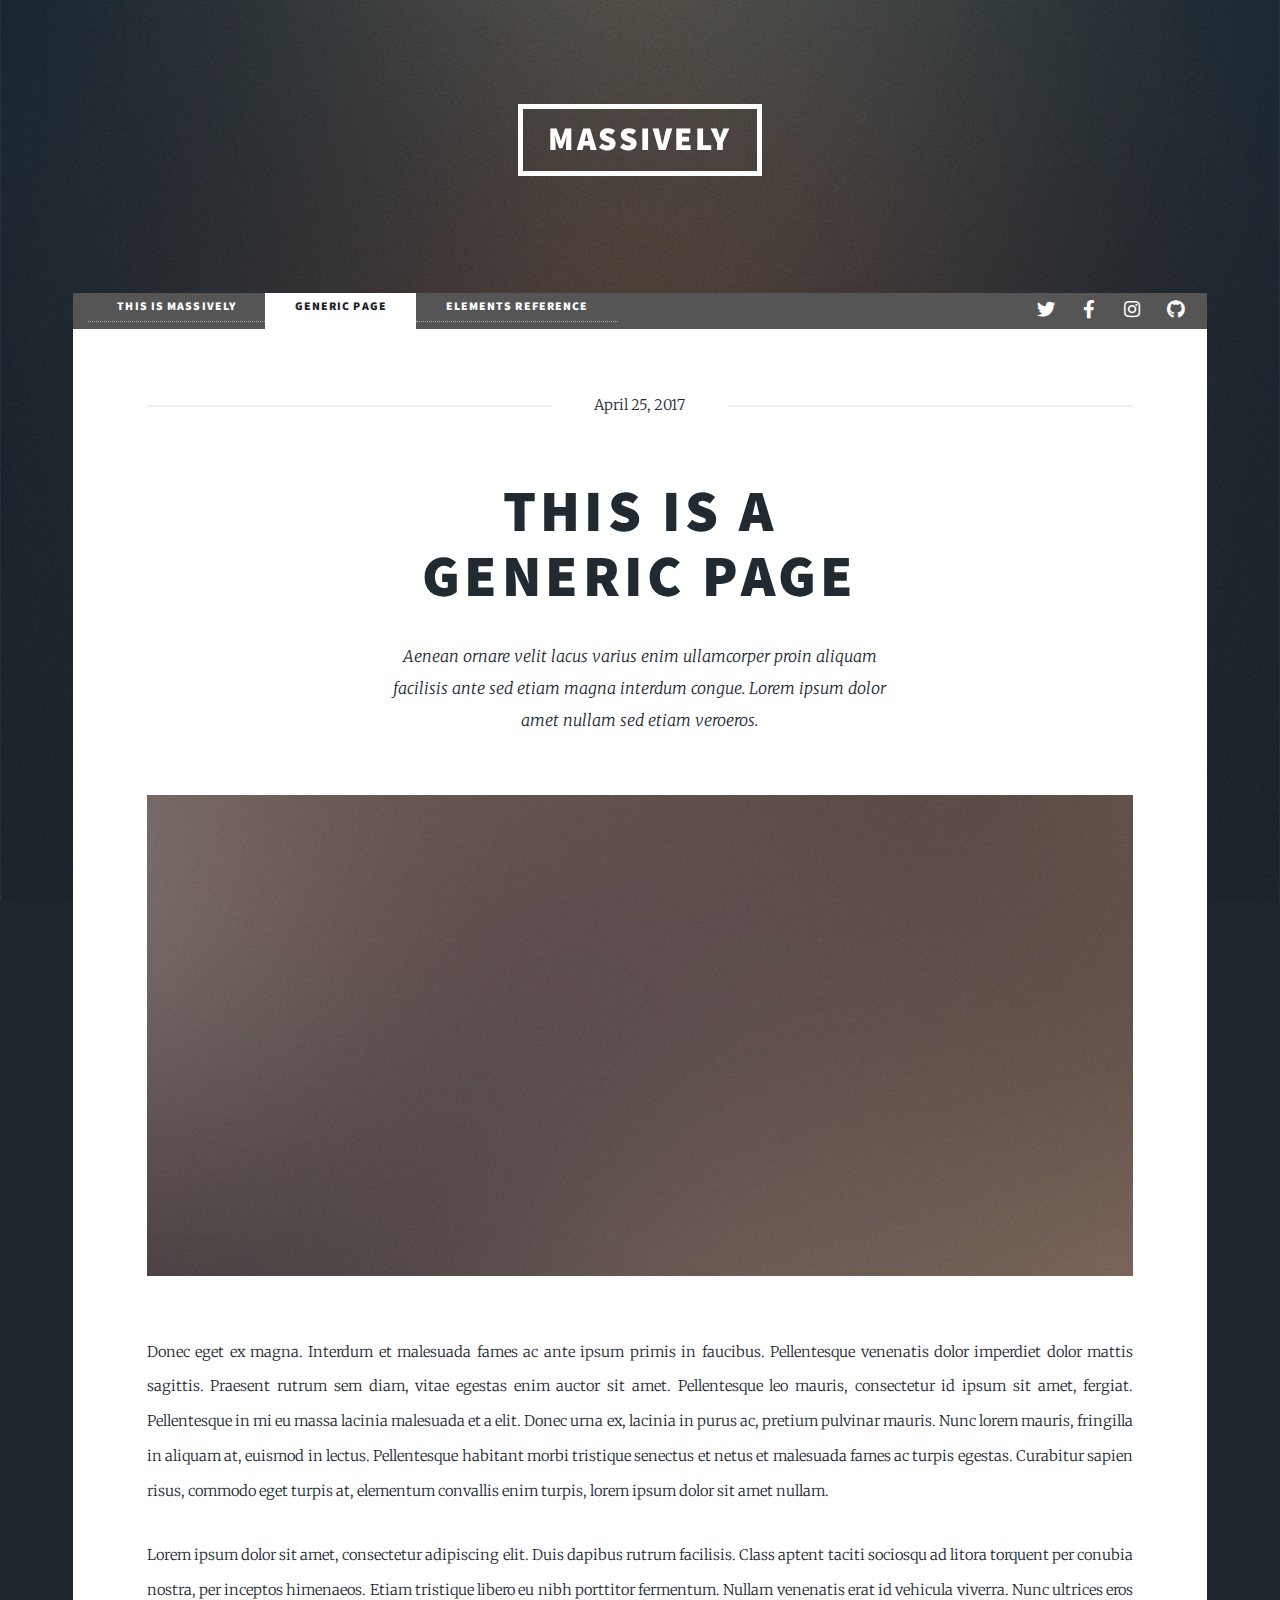
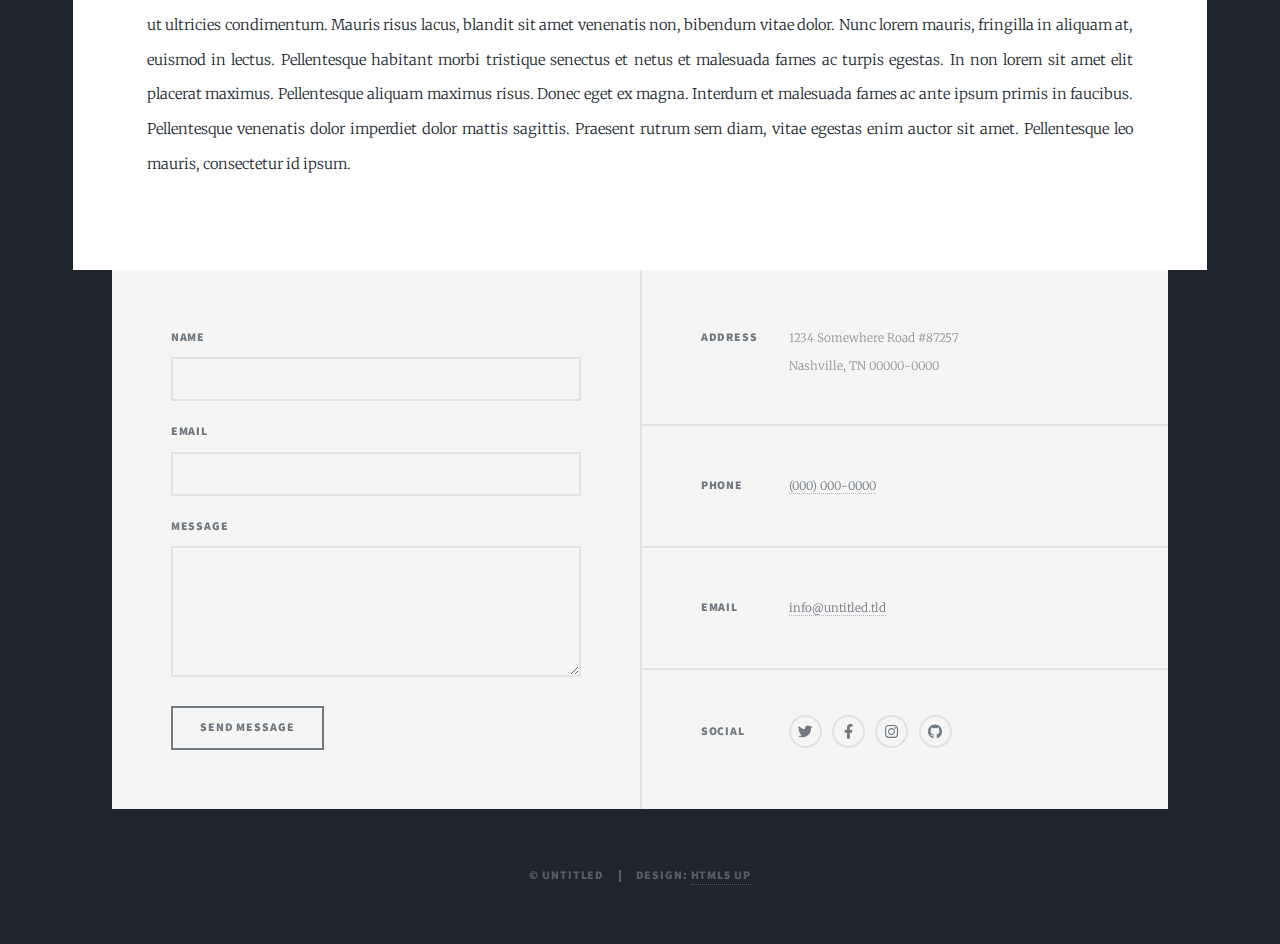
<file: generic.html>
<!DOCTYPE HTML>
<!--
	Massively by HTML5 UP
	html5up.net | @ajlkn
	Free for personal and commercial use under the CCA 3.0 license (html5up.net/license)
-->
<html>
	<head>
		<title>Generic Page - Massively by HTML5 UP</title>
		<meta charset="utf-8" />
		<meta name="viewport" content="width=device-width, initial-scale=1, user-scalable=no" />
		<link rel="stylesheet" href="assets/css/main.css" />
		<noscript><link rel="stylesheet" href="assets/css/noscript.css" /></noscript>
	</head>
	<body class="is-preload">

		<!-- Wrapper -->
			<div id="wrapper">

				<!-- Header -->
					<header id="header">
						<a href="index.html" class="logo">Massively</a>
					</header>

				<!-- Nav -->
					<nav id="nav">
						<ul class="links">
							<li><a href="index.html">This is Massively</a></li>
							<li class="active"><a href="generic.html">Generic Page</a></li>
							<li><a href="elements.html">Elements Reference</a></li>
						</ul>
						<ul class="icons">
							<li><a href="#" class="icon brands fa-twitter"><span class="label">Twitter</span></a></li>
							<li><a href="#" class="icon brands fa-facebook-f"><span class="label">Facebook</span></a></li>
							<li><a href="#" class="icon brands fa-instagram"><span class="label">Instagram</span></a></li>
							<li><a href="#" class="icon brands fa-github"><span class="label">GitHub</span></a></li>
						</ul>
					</nav>

				<!-- Main -->
					<div id="main">

						<!-- Post -->
							<section class="post">
								<header class="major">
									<span class="date">April 25, 2017</span>
									<h1>This is a<br />
									Generic Page</h1>
									<p>Aenean ornare velit lacus varius enim ullamcorper proin aliquam<br />
									facilisis ante sed etiam magna interdum congue. Lorem ipsum dolor<br />
									amet nullam sed etiam veroeros.</p>
								</header>
								<div class="image main"><img src="images/pic01.jpg" alt="" /></div>
								<p>Donec eget ex magna. Interdum et malesuada fames ac ante ipsum primis in faucibus. Pellentesque venenatis dolor imperdiet dolor mattis sagittis. Praesent rutrum sem diam, vitae egestas enim auctor sit amet. Pellentesque leo mauris, consectetur id ipsum sit amet, fergiat. Pellentesque in mi eu massa lacinia malesuada et a elit. Donec urna ex, lacinia in purus ac, pretium pulvinar mauris. Nunc lorem mauris, fringilla in aliquam at, euismod in lectus. Pellentesque habitant morbi tristique senectus et netus et malesuada fames ac turpis egestas. Curabitur sapien risus, commodo eget turpis at, elementum convallis enim turpis, lorem ipsum dolor sit amet nullam.</p>
								<p>Lorem ipsum dolor sit amet, consectetur adipiscing elit. Duis dapibus rutrum facilisis. Class aptent taciti sociosqu ad litora torquent per conubia nostra, per inceptos himenaeos. Etiam tristique libero eu nibh porttitor fermentum. Nullam venenatis erat id vehicula viverra. Nunc ultrices eros ut ultricies condimentum. Mauris risus lacus, blandit sit amet venenatis non, bibendum vitae dolor. Nunc lorem mauris, fringilla in aliquam at, euismod in lectus. Pellentesque habitant morbi tristique senectus et netus et malesuada fames ac turpis egestas. In non lorem sit amet elit placerat maximus. Pellentesque aliquam maximus risus. Donec eget ex magna. Interdum et malesuada fames ac ante ipsum primis in faucibus. Pellentesque venenatis dolor imperdiet dolor mattis sagittis. Praesent rutrum sem diam, vitae egestas enim auctor sit amet. Pellentesque leo mauris, consectetur id ipsum.</p>
							</section>

					</div>

				<!-- Footer -->
					<footer id="footer">
						<section>
							<form method="post" action="#">
								<div class="fields">
									<div class="field">
										<label for="name">Name</label>
										<input type="text" name="name" id="name" />
									</div>
									<div class="field">
										<label for="email">Email</label>
										<input type="text" name="email" id="email" />
									</div>
									<div class="field">
										<label for="message">Message</label>
										<textarea name="message" id="message" rows="3"></textarea>
									</div>
								</div>
								<ul class="actions">
									<li><input type="submit" value="Send Message" /></li>
								</ul>
							</form>
						</section>
						<section class="split contact">
							<section class="alt">
								<h3>Address</h3>
								<p>1234 Somewhere Road #87257<br />
								Nashville, TN 00000-0000</p>
							</section>
							<section>
								<h3>Phone</h3>
								<p><a href="#">(000) 000-0000</a></p>
							</section>
							<section>
								<h3>Email</h3>
								<p><a href="#">info@untitled.tld</a></p>
							</section>
							<section>
								<h3>Social</h3>
								<ul class="icons alt">
									<li><a href="#" class="icon brands alt fa-twitter"><span class="label">Twitter</span></a></li>
									<li><a href="#" class="icon brands alt fa-facebook-f"><span class="label">Facebook</span></a></li>
									<li><a href="#" class="icon brands alt fa-instagram"><span class="label">Instagram</span></a></li>
									<li><a href="#" class="icon brands alt fa-github"><span class="label">GitHub</span></a></li>
								</ul>
							</section>
						</section>
					</footer>

				<!-- Copyright -->
					<div id="copyright">
						<ul><li>&copy; Untitled</li><li>Design: <a href="https://html5up.net">HTML5 UP</a></li></ul>
					</div>

			</div>

		<!-- Scripts -->
			<script src="assets/js/jquery.min.js"></script>
			<script src="assets/js/jquery.scrollex.min.js"></script>
			<script src="assets/js/jquery.scrolly.min.js"></script>
			<script src="assets/js/browser.min.js"></script>
			<script src="assets/js/breakpoints.min.js"></script>
			<script src="assets/js/util.js"></script>
			<script src="assets/js/main.js"></script>

	</body>
</html>
</file>
<file: assets/css/main.css>
@import url(fontawesome-all.min.css);
@import url("https://fonts.googleapis.com/css?family=Merriweather:300,700,300italic,700italic|Source+Sans+Pro:900");

/*
	Massively by HTML5 UP
	html5up.net | @ajlkn
	Free for personal and commercial use under the CCA 3.0 license (html5up.net/license)
*/

html, body, div, span, applet, object,
iframe, h1, h2, h3, h4, h5, h6, p, blockquote,
pre, a, abbr, acronym, address, big, cite,
code, del, dfn, em, img, ins, kbd, q, s, samp,
small, strike, strong, sub, sup, tt, var, b,
u, i, center, dl, dt, dd, ol, ul, li, fieldset,
form, label, legend, table, caption, tbody,
tfoot, thead, tr, th, td, article, aside,
canvas, details, embed, figure, figcaption,
footer, header, hgroup, menu, nav, output, ruby,
section, summary, time, mark, audio, video {
	margin: 0;
	padding: 0;
	border: 0;
	font-size: 100%;
	font: inherit;
	vertical-align: baseline;}

article, aside, details, figcaption, figure,
footer, header, hgroup, menu, nav, section {
	display: block;}

body {
	line-height: 1;
}

ol, ul {
	list-style: none;
}

blockquote, q {
	quotes: none;
}

	blockquote:before, blockquote:after, q:before, q:after {
		content: '';
		content: none;
	}

table {
	border-collapse: collapse;
	border-spacing: 0;
}

body {
	-webkit-text-size-adjust: none;
}

mark {
	background-color: transparent;
	color: inherit;
}

input::-moz-focus-inner {
	border: 0;
	padding: 0;
}

input, select, textarea {
	-moz-appearance: none;
	-webkit-appearance: none;
	-ms-appearance: none;
	appearance: none;
}

/* Basic */

	@-ms-viewport {
		width: device-width;
	}

	body {
		-ms-overflow-style: scrollbar;
	}

	@media screen and (max-width: 480px) {

		html, body {
			min-width: 320px;
		}

	}

	html {
		box-sizing: border-box;
	}

	*, *:before, *:after {
		box-sizing: inherit;
	}

	body {
		background-color: #1e252d;
	}

		body.is-preload *, body.is-preload *:before, body.is-preload *:after {
			-moz-animation: none !important;
			-webkit-animation: none !important;
			-ms-animation: none !important;
			animation: none !important;
			-moz-transition: none !important;
			-webkit-transition: none !important;
			-ms-transition: none !important;
			transition: none !important;
		}

/* Type */

	html {
		font-size: 16pt;
	}

		@media screen and (max-width: 1680px) {

			html {
				font-size: 12pt;
			}

		}

		@media screen and (max-width: 1280px) {

			html {
				font-size: 11pt;
			}

		}

		@media screen and (max-width: 360px) {

			html {
				font-size: 10pt;
			}

		}

	body {
		color: #212931;
	}

	body, input, select, textarea {
		font-family: "Merriweather", Georgia, serif;
		font-weight: 300;
		font-size: 1rem;
		line-height: 2.375;
	}

	a {
		-moz-transition: color 0.2s ease-in-out, background-color 0.2s ease-in-out, border-color 0.2s ease-in-out, box-shadow 0.2s ease-in-out;
		-webkit-transition: color 0.2s ease-in-out, background-color 0.2s ease-in-out, border-color 0.2s ease-in-out, box-shadow 0.2s ease-in-out;
		-ms-transition: color 0.2s ease-in-out, background-color 0.2s ease-in-out, border-color 0.2s ease-in-out, box-shadow 0.2s ease-in-out;
		transition: color 0.2s ease-in-out, background-color 0.2s ease-in-out, border-color 0.2s ease-in-out, box-shadow 0.2s ease-in-out;
		border-bottom: dotted 1px;
		text-decoration: none;
	}

		a:hover {
			border-bottom-color: transparent;
		}

	strong, b {
		font-weight: 600;
	}

	em, i {
		font-style: italic;
	}

	p {
		text-align: justify;
		margin: 0 0 2rem 0;
	}

	h1, h2, h3, h4, h5, h6 {
		font-family: "Source Sans Pro", Helvetica, sans-serif;
		font-weight: 900;
		line-height: 1.5;
		letter-spacing: 0.075em;
		text-transform: uppercase;
		margin: 0 0 1rem 0;
	}

		h1 a, h2 a, h3 a, h4 a, h5 a, h6 a {
			border-bottom: 0;
			color: inherit;
			text-decoration: none;
		}

	h1 {
		font-size: 4rem;
		line-height: 1.1;
		margin: 0 0 2rem 0;
	}

	h2 {
		font-size: 1.75rem;
		line-height: 1.3;
		margin: 0 0 1.5rem 0;
	}

	h3 {
		font-size: 1.25rem;
		margin: 0 0 1.5rem 0;
	}

	h4 {
		font-size: 1rem;
	}

	h5 {
		font-size: 0.9rem;
	}

	h6 {
		font-size: 0.8rem;
	}

	sub {
		font-size: 0.8rem;
		position: relative;
		top: 0.5rem;
	}

	sup {
		font-size: 0.8rem;
		position: relative;
		top: -0.5rem;
	}

	blockquote {
		border-left: solid 4px;
		font-style: italic;
		margin: 0 0 2rem 0;
		padding: 0.5rem 0 0.5rem 2rem;
	}

	code {
		border: solid 2px;
		font-family: "Courier New", monospace;
		font-size: 0.9rem;
		margin: 0 0.25rem;
		padding: 0.25rem 0.65rem;
	}

	pre {
		-webkit-overflow-scrolling: touch;
		font-family: "Courier New", monospace;
		font-size: 0.9rem;
		margin: 0 0 2rem 0;
	}

		pre code {
			display: block;
			line-height: 1.75;
			padding: 1rem 1.5rem;
			overflow-x: auto;
		}

	hr {
		border: 0;
		border-bottom: solid 2px;
		margin: 3rem 0;
	}

		hr.major {
			margin: 5rem 0;
		}

	.align-left {
		text-align: left;
	}

	.align-center {
		text-align: center;
	}

	.align-right {
		text-align: right;
	}

	input, select, textarea {
		color: #212931;
	}

	a {
		color: #212931;
		border-bottom-color: rgba(33, 41, 49, 0.5);
	}

		a:hover {
			border-bottom-color: transparent;
			color: #18bfef !important;
		}

	strong, b {
		color: #212931;
	}

	h1, h2, h3, h4, h5, h6 {
		color: #212931;
	}

	blockquote {
		border-left-color: #eeeeee;
	}

	code {
		background: rgba(220, 220, 220, 0.25);
		border-color: #eeeeee;
	}

	hr {
		border-bottom-color: #eeeeee;
	}

/* Row */

	.row {
		display: flex;
		flex-wrap: wrap;
		box-sizing: border-box;
		align-items: stretch;
	}

		.row > * {
			box-sizing: border-box;
		}

		.row.gtr-uniform > * > :last-child {
			margin-bottom: 0;
		}

		.row.aln-left {
			justify-content: flex-start;
		}

		.row.aln-center {
			justify-content: center;
		}

		.row.aln-right {
			justify-content: flex-end;
		}

		.row.aln-top {
			align-items: flex-start;
		}

		.row.aln-middle {
			align-items: center;
		}

		.row.aln-bottom {
			align-items: flex-end;
		}

		.row > .imp {
			order: -1;
		}

		.row > .col-1 {
			width: 8.33333%;
		}

		.row > .off-1 {
			margin-left: 8.33333%;
		}

		.row > .col-2 {
			width: 16.66667%;
		}

		.row > .off-2 {
			margin-left: 16.66667%;
		}

		.row > .col-3 {
			width: 25%;
		}

		.row > .off-3 {
			margin-left: 25%;
		}

		.row > .col-4 {
			width: 33.33333%;
		}

		.row > .off-4 {
			margin-left: 33.33333%;
		}

		.row > .col-5 {
			width: 41.66667%;
		}

		.row > .off-5 {
			margin-left: 41.66667%;
		}

		.row > .col-6 {
			width: 50%;
		}

		.row > .off-6 {
			margin-left: 50%;
		}

		.row > .col-7 {
			width: 58.33333%;
		}

		.row > .off-7 {
			margin-left: 58.33333%;
		}

		.row > .col-8 {
			width: 66.66667%;
		}

		.row > .off-8 {
			margin-left: 66.66667%;
		}

		.row > .col-9 {
			width: 75%;
		}

		.row > .off-9 {
			margin-left: 75%;
		}

		.row > .col-10 {
			width: 83.33333%;
		}

		.row > .off-10 {
			margin-left: 83.33333%;
		}

		.row > .col-11 {
			width: 91.66667%;
		}

		.row > .off-11 {
			margin-left: 91.66667%;
		}

		.row > .col-12 {
			width: 100%;
		}

		.row > .off-12 {
			margin-left: 100%;
		}

		.row.gtr-0 {
			margin-top: 0;
			margin-left: 0rem;
		}

			.row.gtr-0 > * {
				padding: 0 0 0 0rem;
			}

			.row.gtr-0.gtr-uniform {
				margin-top: 0rem;
			}

				.row.gtr-0.gtr-uniform > * {
					padding-top: 0rem;
				}

		.row.gtr-25 {
			margin-top: 0;
			margin-left: -0.375rem;
		}

			.row.gtr-25 > * {
				padding: 0 0 0 0.375rem;
			}

			.row.gtr-25.gtr-uniform {
				margin-top: -0.375rem;
			}

				.row.gtr-25.gtr-uniform > * {
					padding-top: 0.375rem;
				}

		.row.gtr-50 {
			margin-top: 0;
			margin-left: -0.75rem;
		}

			.row.gtr-50 > * {
				padding: 0 0 0 0.75rem;
			}

			.row.gtr-50.gtr-uniform {
				margin-top: -0.75rem;
			}

				.row.gtr-50.gtr-uniform > * {
					padding-top: 0.75rem;
				}

		.row {
			margin-top: 0;
			margin-left: -1.5rem;
		}

			.row > * {
				padding: 0 0 0 1.5rem;
			}

			.row.gtr-uniform {
				margin-top: -1.5rem;
			}

				.row.gtr-uniform > * {
					padding-top: 1.5rem;
				}

		.row.gtr-150 {
			margin-top: 0;
			margin-left: -2.25rem;
		}

			.row.gtr-150 > * {
				padding: 0 0 0 2.25rem;
			}

			.row.gtr-150.gtr-uniform {
				margin-top: -2.25rem;
			}

				.row.gtr-150.gtr-uniform > * {
					padding-top: 2.25rem;
				}

		.row.gtr-200 {
			margin-top: 0;
			margin-left: -3rem;
		}

			.row.gtr-200 > * {
				padding: 0 0 0 3rem;
			}

			.row.gtr-200.gtr-uniform {
				margin-top: -3rem;
			}

				.row.gtr-200.gtr-uniform > * {
					padding-top: 3rem;
				}

		@media screen and (max-width: 1680px) {

			.row {
				display: flex;
				flex-wrap: wrap;
				box-sizing: border-box;
				align-items: stretch;
			}

				.row > * {
					box-sizing: border-box;
				}

				.row.gtr-uniform > * > :last-child {
					margin-bottom: 0;
				}

				.row.aln-left {
					justify-content: flex-start;
				}

				.row.aln-center {
					justify-content: center;
				}

				.row.aln-right {
					justify-content: flex-end;
				}

				.row.aln-top {
					align-items: flex-start;
				}

				.row.aln-middle {
					align-items: center;
				}

				.row.aln-bottom {
					align-items: flex-end;
				}

				.row > .imp-xlarge {
					order: -1;
				}

				.row > .col-1-xlarge {
					width: 8.33333%;
				}

				.row > .off-1-xlarge {
					margin-left: 8.33333%;
				}

				.row > .col-2-xlarge {
					width: 16.66667%;
				}

				.row > .off-2-xlarge {
					margin-left: 16.66667%;
				}

				.row > .col-3-xlarge {
					width: 25%;
				}

				.row > .off-3-xlarge {
					margin-left: 25%;
				}

				.row > .col-4-xlarge {
					width: 33.33333%;
				}

				.row > .off-4-xlarge {
					margin-left: 33.33333%;
				}

				.row > .col-5-xlarge {
					width: 41.66667%;
				}

				.row > .off-5-xlarge {
					margin-left: 41.66667%;
				}

				.row > .col-6-xlarge {
					width: 50%;
				}

				.row > .off-6-xlarge {
					margin-left: 50%;
				}

				.row > .col-7-xlarge {
					width: 58.33333%;
				}

				.row > .off-7-xlarge {
					margin-left: 58.33333%;
				}

				.row > .col-8-xlarge {
					width: 66.66667%;
				}

				.row > .off-8-xlarge {
					margin-left: 66.66667%;
				}

				.row > .col-9-xlarge {
					width: 75%;
				}

				.row > .off-9-xlarge {
					margin-left: 75%;
				}

				.row > .col-10-xlarge {
					width: 83.33333%;
				}

				.row > .off-10-xlarge {
					margin-left: 83.33333%;
				}

				.row > .col-11-xlarge {
					width: 91.66667%;
				}

				.row > .off-11-xlarge {
					margin-left: 91.66667%;
				}

				.row > .col-12-xlarge {
					width: 100%;
				}

				.row > .off-12-xlarge {
					margin-left: 100%;
				}

				.row.gtr-0 {
					margin-top: 0;
					margin-left: 0rem;
				}

					.row.gtr-0 > * {
						padding: 0 0 0 0rem;
					}

					.row.gtr-0.gtr-uniform {
						margin-top: 0rem;
					}

						.row.gtr-0.gtr-uniform > * {
							padding-top: 0rem;
						}

				.row.gtr-25 {
					margin-top: 0;
					margin-left: -0.375rem;
				}

					.row.gtr-25 > * {
						padding: 0 0 0 0.375rem;
					}

					.row.gtr-25.gtr-uniform {
						margin-top: -0.375rem;
					}

						.row.gtr-25.gtr-uniform > * {
							padding-top: 0.375rem;
						}

				.row.gtr-50 {
					margin-top: 0;
					margin-left: -0.75rem;
				}

					.row.gtr-50 > * {
						padding: 0 0 0 0.75rem;
					}

					.row.gtr-50.gtr-uniform {
						margin-top: -0.75rem;
					}

						.row.gtr-50.gtr-uniform > * {
							padding-top: 0.75rem;
						}

				.row {
					margin-top: 0;
					margin-left: -1.5rem;
				}

					.row > * {
						padding: 0 0 0 1.5rem;
					}

					.row.gtr-uniform {
						margin-top: -1.5rem;
					}

						.row.gtr-uniform > * {
							padding-top: 1.5rem;
						}

				.row.gtr-150 {
					margin-top: 0;
					margin-left: -2.25rem;
				}

					.row.gtr-150 > * {
						padding: 0 0 0 2.25rem;
					}

					.row.gtr-150.gtr-uniform {
						margin-top: -2.25rem;
					}

						.row.gtr-150.gtr-uniform > * {
							padding-top: 2.25rem;
						}

				.row.gtr-200 {
					margin-top: 0;
					margin-left: -3rem;
				}

					.row.gtr-200 > * {
						padding: 0 0 0 3rem;
					}

					.row.gtr-200.gtr-uniform {
						margin-top: -3rem;
					}

						.row.gtr-200.gtr-uniform > * {
							padding-top: 3rem;
						}

		}

		@media screen and (max-width: 1280px) {

			.row {
				display: flex;
				flex-wrap: wrap;
				box-sizing: border-box;
				align-items: stretch;
			}

				.row > * {
					box-sizing: border-box;
				}

				.row.gtr-uniform > * > :last-child {
					margin-bottom: 0;
				}

				.row.aln-left {
					justify-content: flex-start;
				}

				.row.aln-center {
					justify-content: center;
				}

				.row.aln-right {
					justify-content: flex-end;
				}

				.row.aln-top {
					align-items: flex-start;
				}

				.row.aln-middle {
					align-items: center;
				}

				.row.aln-bottom {
					align-items: flex-end;
				}

				.row > .imp-large {
					order: -1;
				}

				.row > .col-1-large {
					width: 8.33333%;
				}

				.row > .off-1-large {
					margin-left: 8.33333%;
				}

				.row > .col-2-large {
					width: 16.66667%;
				}

				.row > .off-2-large {
					margin-left: 16.66667%;
				}

				.row > .col-3-large {
					width: 25%;
				}

				.row > .off-3-large {
					margin-left: 25%;
				}

				.row > .col-4-large {
					width: 33.33333%;
				}

				.row > .off-4-large {
					margin-left: 33.33333%;
				}

				.row > .col-5-large {
					width: 41.66667%;
				}

				.row > .off-5-large {
					margin-left: 41.66667%;
				}

				.row > .col-6-large {
					width: 50%;
				}

				.row > .off-6-large {
					margin-left: 50%;
				}

				.row > .col-7-large {
					width: 58.33333%;
				}

				.row > .off-7-large {
					margin-left: 58.33333%;
				}

				.row > .col-8-large {
					width: 66.66667%;
				}

				.row > .off-8-large {
					margin-left: 66.66667%;
				}

				.row > .col-9-large {
					width: 75%;
				}

				.row > .off-9-large {
					margin-left: 75%;
				}

				.row > .col-10-large {
					width: 83.33333%;
				}

				.row > .off-10-large {
					margin-left: 83.33333%;
				}

				.row > .col-11-large {
					width: 91.66667%;
				}

				.row > .off-11-large {
					margin-left: 91.66667%;
				}

				.row > .col-12-large {
					width: 100%;
				}

				.row > .off-12-large {
					margin-left: 100%;
				}

				.row.gtr-0 {
					margin-top: 0;
					margin-left: 0rem;
				}

					.row.gtr-0 > * {
						padding: 0 0 0 0rem;
					}

					.row.gtr-0.gtr-uniform {
						margin-top: 0rem;
					}

						.row.gtr-0.gtr-uniform > * {
							padding-top: 0rem;
						}

				.row.gtr-25 {
					margin-top: 0;
					margin-left: -0.375rem;
				}

					.row.gtr-25 > * {
						padding: 0 0 0 0.375rem;
					}

					.row.gtr-25.gtr-uniform {
						margin-top: -0.375rem;
					}

						.row.gtr-25.gtr-uniform > * {
							padding-top: 0.375rem;
						}

				.row.gtr-50 {
					margin-top: 0;
					margin-left: -0.75rem;
				}

					.row.gtr-50 > * {
						padding: 0 0 0 0.75rem;
					}

					.row.gtr-50.gtr-uniform {
						margin-top: -0.75rem;
					}

						.row.gtr-50.gtr-uniform > * {
							padding-top: 0.75rem;
						}

				.row {
					margin-top: 0;
					margin-left: -1.5rem;
				}

					.row > * {
						padding: 0 0 0 1.5rem;
					}

					.row.gtr-uniform {
						margin-top: -1.5rem;
					}

						.row.gtr-uniform > * {
							padding-top: 1.5rem;
						}

				.row.gtr-150 {
					margin-top: 0;
					margin-left: -2.25rem;
				}

					.row.gtr-150 > * {
						padding: 0 0 0 2.25rem;
					}

					.row.gtr-150.gtr-uniform {
						margin-top: -2.25rem;
					}

						.row.gtr-150.gtr-uniform > * {
							padding-top: 2.25rem;
						}

				.row.gtr-200 {
					margin-top: 0;
					margin-left: -3rem;
				}

					.row.gtr-200 > * {
						padding: 0 0 0 3rem;
					}

					.row.gtr-200.gtr-uniform {
						margin-top: -3rem;
					}

						.row.gtr-200.gtr-uniform > * {
							padding-top: 3rem;
						}

		}

		@media screen and (max-width: 980px) {

			.row {
				display: flex;
				flex-wrap: wrap;
				box-sizing: border-box;
				align-items: stretch;
			}

				.row > * {
					box-sizing: border-box;
				}

				.row.gtr-uniform > * > :last-child {
					margin-bottom: 0;
				}

				.row.aln-left {
					justify-content: flex-start;
				}

				.row.aln-center {
					justify-content: center;
				}

				.row.aln-right {
					justify-content: flex-end;
				}

				.row.aln-top {
					align-items: flex-start;
				}

				.row.aln-middle {
					align-items: center;
				}

				.row.aln-bottom {
					align-items: flex-end;
				}

				.row > .imp-medium {
					order: -1;
				}

				.row > .col-1-medium {
					width: 8.33333%;
				}

				.row > .off-1-medium {
					margin-left: 8.33333%;
				}

				.row > .col-2-medium {
					width: 16.66667%;
				}

				.row > .off-2-medium {
					margin-left: 16.66667%;
				}

				.row > .col-3-medium {
					width: 25%;
				}

				.row > .off-3-medium {
					margin-left: 25%;
				}

				.row > .col-4-medium {
					width: 33.33333%;
				}

				.row > .off-4-medium {
					margin-left: 33.33333%;
				}

				.row > .col-5-medium {
					width: 41.66667%;
				}

				.row > .off-5-medium {
					margin-left: 41.66667%;
				}

				.row > .col-6-medium {
					width: 50%;
				}

				.row > .off-6-medium {
					margin-left: 50%;
				}

				.row > .col-7-medium {
					width: 58.33333%;
				}

				.row > .off-7-medium {
					margin-left: 58.33333%;
				}

				.row > .col-8-medium {
					width: 66.66667%;
				}

				.row > .off-8-medium {
					margin-left: 66.66667%;
				}

				.row > .col-9-medium {
					width: 75%;
				}

				.row > .off-9-medium {
					margin-left: 75%;
				}

				.row > .col-10-medium {
					width: 83.33333%;
				}

				.row > .off-10-medium {
					margin-left: 83.33333%;
				}

				.row > .col-11-medium {
					width: 91.66667%;
				}

				.row > .off-11-medium {
					margin-left: 91.66667%;
				}

				.row > .col-12-medium {
					width: 100%;
				}

				.row > .off-12-medium {
					margin-left: 100%;
				}

				.row.gtr-0 {
					margin-top: 0;
					margin-left: 0rem;
				}

					.row.gtr-0 > * {
						padding: 0 0 0 0rem;
					}

					.row.gtr-0.gtr-uniform {
						margin-top: 0rem;
					}

						.row.gtr-0.gtr-uniform > * {
							padding-top: 0rem;
						}

				.row.gtr-25 {
					margin-top: 0;
					margin-left: -0.375rem;
				}

					.row.gtr-25 > * {
						padding: 0 0 0 0.375rem;
					}

					.row.gtr-25.gtr-uniform {
						margin-top: -0.375rem;
					}

						.row.gtr-25.gtr-uniform > * {
							padding-top: 0.375rem;
						}

				.row.gtr-50 {
					margin-top: 0;
					margin-left: -0.75rem;
				}

					.row.gtr-50 > * {
						padding: 0 0 0 0.75rem;
					}

					.row.gtr-50.gtr-uniform {
						margin-top: -0.75rem;
					}

						.row.gtr-50.gtr-uniform > * {
							padding-top: 0.75rem;
						}

				.row {
					margin-top: 0;
					margin-left: -1.5rem;
				}

					.row > * {
						padding: 0 0 0 1.5rem;
					}

					.row.gtr-uniform {
						margin-top: -1.5rem;
					}

						.row.gtr-uniform > * {
							padding-top: 1.5rem;
						}

				.row.gtr-150 {
					margin-top: 0;
					margin-left: -2.25rem;
				}

					.row.gtr-150 > * {
						padding: 0 0 0 2.25rem;
					}

					.row.gtr-150.gtr-uniform {
						margin-top: -2.25rem;
					}

						.row.gtr-150.gtr-uniform > * {
							padding-top: 2.25rem;
						}

				.row.gtr-200 {
					margin-top: 0;
					margin-left: -3rem;
				}

					.row.gtr-200 > * {
						padding: 0 0 0 3rem;
					}

					.row.gtr-200.gtr-uniform {
						margin-top: -3rem;
					}

						.row.gtr-200.gtr-uniform > * {
							padding-top: 3rem;
						}

		}

		@media screen and (max-width: 736px) {

			.row {
				display: flex;
				flex-wrap: wrap;
				box-sizing: border-box;
				align-items: stretch;
			}

				.row > * {
					box-sizing: border-box;
				}

				.row.gtr-uniform > * > :last-child {
					margin-bottom: 0;
				}

				.row.aln-left {
					justify-content: flex-start;
				}

				.row.aln-center {
					justify-content: center;
				}

				.row.aln-right {
					justify-content: flex-end;
				}

				.row.aln-top {
					align-items: flex-start;
				}

				.row.aln-middle {
					align-items: center;
				}

				.row.aln-bottom {
					align-items: flex-end;
				}

				.row > .imp-small {
					order: -1;
				}

				.row > .col-1-small {
					width: 8.33333%;
				}

				.row > .off-1-small {
					margin-left: 8.33333%;
				}

				.row > .col-2-small {
					width: 16.66667%;
				}

				.row > .off-2-small {
					margin-left: 16.66667%;
				}

				.row > .col-3-small {
					width: 25%;
				}

				.row > .off-3-small {
					margin-left: 25%;
				}

				.row > .col-4-small {
					width: 33.33333%;
				}

				.row > .off-4-small {
					margin-left: 33.33333%;
				}

				.row > .col-5-small {
					width: 41.66667%;
				}

				.row > .off-5-small {
					margin-left: 41.66667%;
				}

				.row > .col-6-small {
					width: 50%;
				}

				.row > .off-6-small {
					margin-left: 50%;
				}

				.row > .col-7-small {
					width: 58.33333%;
				}

				.row > .off-7-small {
					margin-left: 58.33333%;
				}

				.row > .col-8-small {
					width: 66.66667%;
				}

				.row > .off-8-small {
					margin-left: 66.66667%;
				}

				.row > .col-9-small {
					width: 75%;
				}

				.row > .off-9-small {
					margin-left: 75%;
				}

				.row > .col-10-small {
					width: 83.33333%;
				}

				.row > .off-10-small {
					margin-left: 83.33333%;
				}

				.row > .col-11-small {
					width: 91.66667%;
				}

				.row > .off-11-small {
					margin-left: 91.66667%;
				}

				.row > .col-12-small {
					width: 100%;
				}

				.row > .off-12-small {
					margin-left: 100%;
				}

				.row.gtr-0 {
					margin-top: 0;
					margin-left: 0rem;
				}

					.row.gtr-0 > * {
						padding: 0 0 0 0rem;
					}

					.row.gtr-0.gtr-uniform {
						margin-top: 0rem;
					}

						.row.gtr-0.gtr-uniform > * {
							padding-top: 0rem;
						}

				.row.gtr-25 {
					margin-top: 0;
					margin-left: -0.375rem;
				}

					.row.gtr-25 > * {
						padding: 0 0 0 0.375rem;
					}

					.row.gtr-25.gtr-uniform {
						margin-top: -0.375rem;
					}

						.row.gtr-25.gtr-uniform > * {
							padding-top: 0.375rem;
						}

				.row.gtr-50 {
					margin-top: 0;
					margin-left: -0.75rem;
				}

					.row.gtr-50 > * {
						padding: 0 0 0 0.75rem;
					}

					.row.gtr-50.gtr-uniform {
						margin-top: -0.75rem;
					}

						.row.gtr-50.gtr-uniform > * {
							padding-top: 0.75rem;
						}

				.row {
					margin-top: 0;
					margin-left: -1.5rem;
				}

					.row > * {
						padding: 0 0 0 1.5rem;
					}

					.row.gtr-uniform {
						margin-top: -1.5rem;
					}

						.row.gtr-uniform > * {
							padding-top: 1.5rem;
						}

				.row.gtr-150 {
					margin-top: 0;
					margin-left: -2.25rem;
				}

					.row.gtr-150 > * {
						padding: 0 0 0 2.25rem;
					}

					.row.gtr-150.gtr-uniform {
						margin-top: -2.25rem;
					}

						.row.gtr-150.gtr-uniform > * {
							padding-top: 2.25rem;
						}

				.row.gtr-200 {
					margin-top: 0;
					margin-left: -3rem;
				}

					.row.gtr-200 > * {
						padding: 0 0 0 3rem;
					}

					.row.gtr-200.gtr-uniform {
						margin-top: -3rem;
					}

						.row.gtr-200.gtr-uniform > * {
							padding-top: 3rem;
						}

		}

		@media screen and (max-width: 480px) {

			.row {
				display: flex;
				flex-wrap: wrap;
				box-sizing: border-box;
				align-items: stretch;
			}

				.row > * {
					box-sizing: border-box;
				}

				.row.gtr-uniform > * > :last-child {
					margin-bottom: 0;
				}

				.row.aln-left {
					justify-content: flex-start;
				}

				.row.aln-center {
					justify-content: center;
				}

				.row.aln-right {
					justify-content: flex-end;
				}

				.row.aln-top {
					align-items: flex-start;
				}

				.row.aln-middle {
					align-items: center;
				}

				.row.aln-bottom {
					align-items: flex-end;
				}

				.row > .imp-xsmall {
					order: -1;
				}

				.row > .col-1-xsmall {
					width: 8.33333%;
				}

				.row > .off-1-xsmall {
					margin-left: 8.33333%;
				}

				.row > .col-2-xsmall {
					width: 16.66667%;
				}

				.row > .off-2-xsmall {
					margin-left: 16.66667%;
				}

				.row > .col-3-xsmall {
					width: 25%;
				}

				.row > .off-3-xsmall {
					margin-left: 25%;
				}

				.row > .col-4-xsmall {
					width: 33.33333%;
				}

				.row > .off-4-xsmall {
					margin-left: 33.33333%;
				}

				.row > .col-5-xsmall {
					width: 41.66667%;
				}

				.row > .off-5-xsmall {
					margin-left: 41.66667%;
				}

				.row > .col-6-xsmall {
					width: 50%;
				}

				.row > .off-6-xsmall {
					margin-left: 50%;
				}

				.row > .col-7-xsmall {
					width: 58.33333%;
				}

				.row > .off-7-xsmall {
					margin-left: 58.33333%;
				}

				.row > .col-8-xsmall {
					width: 66.66667%;
				}

				.row > .off-8-xsmall {
					margin-left: 66.66667%;
				}

				.row > .col-9-xsmall {
					width: 75%;
				}

				.row > .off-9-xsmall {
					margin-left: 75%;
				}

				.row > .col-10-xsmall {
					width: 83.33333%;
				}

				.row > .off-10-xsmall {
					margin-left: 83.33333%;
				}

				.row > .col-11-xsmall {
					width: 91.66667%;
				}

				.row > .off-11-xsmall {
					margin-left: 91.66667%;
				}

				.row > .col-12-xsmall {
					width: 100%;
				}

				.row > .off-12-xsmall {
					margin-left: 100%;
				}

				.row.gtr-0 {
					margin-top: 0;
					margin-left: 0rem;
				}

					.row.gtr-0 > * {
						padding: 0 0 0 0rem;
					}

					.row.gtr-0.gtr-uniform {
						margin-top: 0rem;
					}

						.row.gtr-0.gtr-uniform > * {
							padding-top: 0rem;
						}

				.row.gtr-25 {
					margin-top: 0;
					margin-left: -0.375rem;
				}

					.row.gtr-25 > * {
						padding: 0 0 0 0.375rem;
					}

					.row.gtr-25.gtr-uniform {
						margin-top: -0.375rem;
					}

						.row.gtr-25.gtr-uniform > * {
							padding-top: 0.375rem;
						}

				.row.gtr-50 {
					margin-top: 0;
					margin-left: -0.75rem;
				}

					.row.gtr-50 > * {
						padding: 0 0 0 0.75rem;
					}

					.row.gtr-50.gtr-uniform {
						margin-top: -0.75rem;
					}

						.row.gtr-50.gtr-uniform > * {
							padding-top: 0.75rem;
						}

				.row {
					margin-top: 0;
					margin-left: -1.5rem;
				}

					.row > * {
						padding: 0 0 0 1.5rem;
					}

					.row.gtr-uniform {
						margin-top: -1.5rem;
					}

						.row.gtr-uniform > * {
							padding-top: 1.5rem;
						}

				.row.gtr-150 {
					margin-top: 0;
					margin-left: -2.25rem;
				}

					.row.gtr-150 > * {
						padding: 0 0 0 2.25rem;
					}

					.row.gtr-150.gtr-uniform {
						margin-top: -2.25rem;
					}

						.row.gtr-150.gtr-uniform > * {
							padding-top: 2.25rem;
						}

				.row.gtr-200 {
					margin-top: 0;
					margin-left: -3rem;
				}

					.row.gtr-200 > * {
						padding: 0 0 0 3rem;
					}

					.row.gtr-200.gtr-uniform {
						margin-top: -3rem;
					}

						.row.gtr-200.gtr-uniform > * {
							padding-top: 3rem;
						}

		}

		@media screen and (max-width: 360px) {

			.row {
				display: flex;
				flex-wrap: wrap;
				box-sizing: border-box;
				align-items: stretch;
			}

				.row > * {
					box-sizing: border-box;
				}

				.row.gtr-uniform > * > :last-child {
					margin-bottom: 0;
				}

				.row.aln-left {
					justify-content: flex-start;
				}

				.row.aln-center {
					justify-content: center;
				}

				.row.aln-right {
					justify-content: flex-end;
				}

				.row.aln-top {
					align-items: flex-start;
				}

				.row.aln-middle {
					align-items: center;
				}

				.row.aln-bottom {
					align-items: flex-end;
				}

				.row > .imp-xxsmall {
					order: -1;
				}

				.row > .col-1-xxsmall {
					width: 8.33333%;
				}

				.row > .off-1-xxsmall {
					margin-left: 8.33333%;
				}

				.row > .col-2-xxsmall {
					width: 16.66667%;
				}

				.row > .off-2-xxsmall {
					margin-left: 16.66667%;
				}

				.row > .col-3-xxsmall {
					width: 25%;
				}

				.row > .off-3-xxsmall {
					margin-left: 25%;
				}

				.row > .col-4-xxsmall {
					width: 33.33333%;
				}

				.row > .off-4-xxsmall {
					margin-left: 33.33333%;
				}

				.row > .col-5-xxsmall {
					width: 41.66667%;
				}

				.row > .off-5-xxsmall {
					margin-left: 41.66667%;
				}

				.row > .col-6-xxsmall {
					width: 50%;
				}

				.row > .off-6-xxsmall {
					margin-left: 50%;
				}

				.row > .col-7-xxsmall {
					width: 58.33333%;
				}

				.row > .off-7-xxsmall {
					margin-left: 58.33333%;
				}

				.row > .col-8-xxsmall {
					width: 66.66667%;
				}

				.row > .off-8-xxsmall {
					margin-left: 66.66667%;
				}

				.row > .col-9-xxsmall {
					width: 75%;
				}

				.row > .off-9-xxsmall {
					margin-left: 75%;
				}

				.row > .col-10-xxsmall {
					width: 83.33333%;
				}

				.row > .off-10-xxsmall {
					margin-left: 83.33333%;
				}

				.row > .col-11-xxsmall {
					width: 91.66667%;
				}

				.row > .off-11-xxsmall {
					margin-left: 91.66667%;
				}

				.row > .col-12-xxsmall {
					width: 100%;
				}

				.row > .off-12-xxsmall {
					margin-left: 100%;
				}

				.row.gtr-0 {
					margin-top: 0;
					margin-left: 0rem;
				}

					.row.gtr-0 > * {
						padding: 0 0 0 0rem;
					}

					.row.gtr-0.gtr-uniform {
						margin-top: 0rem;
					}

						.row.gtr-0.gtr-uniform > * {
							padding-top: 0rem;
						}

				.row.gtr-25 {
					margin-top: 0;
					margin-left: -0.375rem;
				}

					.row.gtr-25 > * {
						padding: 0 0 0 0.375rem;
					}

					.row.gtr-25.gtr-uniform {
						margin-top: -0.375rem;
					}

						.row.gtr-25.gtr-uniform > * {
							padding-top: 0.375rem;
						}

				.row.gtr-50 {
					margin-top: 0;
					margin-left: -0.75rem;
				}

					.row.gtr-50 > * {
						padding: 0 0 0 0.75rem;
					}

					.row.gtr-50.gtr-uniform {
						margin-top: -0.75rem;
					}

						.row.gtr-50.gtr-uniform > * {
							padding-top: 0.75rem;
						}

				.row {
					margin-top: 0;
					margin-left: -1.5rem;
				}

					.row > * {
						padding: 0 0 0 1.5rem;
					}

					.row.gtr-uniform {
						margin-top: -1.5rem;
					}

						.row.gtr-uniform > * {
							padding-top: 1.5rem;
						}

				.row.gtr-150 {
					margin-top: 0;
					margin-left: -2.25rem;
				}

					.row.gtr-150 > * {
						padding: 0 0 0 2.25rem;
					}

					.row.gtr-150.gtr-uniform {
						margin-top: -2.25rem;
					}

						.row.gtr-150.gtr-uniform > * {
							padding-top: 2.25rem;
						}

				.row.gtr-200 {
					margin-top: 0;
					margin-left: -3rem;
				}

					.row.gtr-200 > * {
						padding: 0 0 0 3rem;
					}

					.row.gtr-200.gtr-uniform {
						margin-top: -3rem;
					}

						.row.gtr-200.gtr-uniform > * {
							padding-top: 3rem;
						}

		}

/* Box */

	.box {
		border: solid 2px;
		margin-bottom: 2rem;
		padding: 1.5rem;
	}

		.box > :last-child,
		.box > :last-child > :last-child,
		.box > :last-child > :last-child > :last-child {
			margin-bottom: 0;
		}

		.box.alt {
			border: 0;
			border-radius: 0;
			padding: 0;
		}

	.box {
		border-color: #eeeeee;
	}

/* Button */

	input[type="submit"],
	input[type="reset"],
	input[type="button"],
	button,
	.button {
		-moz-appearance: none;
		-webkit-appearance: none;
		-ms-appearance: none;
		appearance: none;
		-moz-transition: background-color 0.2s ease-in-out, box-shadow 0.2s ease-in-out, color 0.2s ease-in-out;
		-webkit-transition: background-color 0.2s ease-in-out, box-shadow 0.2s ease-in-out, color 0.2s ease-in-out;
		-ms-transition: background-color 0.2s ease-in-out, box-shadow 0.2s ease-in-out, color 0.2s ease-in-out;
		transition: background-color 0.2s ease-in-out, box-shadow 0.2s ease-in-out, color 0.2s ease-in-out;
		border: 0;
		border-radius: 0;
		cursor: pointer;
		display: inline-block;
		font-family: "Source Sans Pro", Helvetica, sans-serif;
		font-size: 0.8rem;
		font-weight: 900;
		letter-spacing: 0.075em;
		height: 3rem;
		line-height: 3rem;
		padding: 0 2rem;
		text-align: center;
		text-decoration: none;
		text-transform: uppercase;
		white-space: nowrap;
	}

		input[type="submit"].icon:before,
		input[type="reset"].icon:before,
		input[type="button"].icon:before,
		button.icon:before,
		.button.icon:before {
			margin-right: 0.5rem;
		}

		input[type="submit"].icon.solo,
		input[type="reset"].icon.solo,
		input[type="button"].icon.solo,
		button.icon.solo,
		.button.icon.solo {
			position: relative;
			width: 4rem;
			height: 4rem;
			line-height: 4rem;
			border-radius: 4rem;
			text-indent: 4rem;
			overflow: hidden;
			padding: 0;
			white-space: nowrap;
		}

			input[type="submit"].icon.solo:before,
			input[type="reset"].icon.solo:before,
			input[type="button"].icon.solo:before,
			button.icon.solo:before,
			.button.icon.solo:before {
				position: absolute;
				display: block;
				top: 0;
				left: 0;
				width: inherit;
				height: inherit;
				line-height: inherit;
				font-size: 1.25rem;
				margin-right: 0;
				text-align: center;
				text-indent: 0;
			}

		input[type="submit"].fit,
		input[type="reset"].fit,
		input[type="button"].fit,
		button.fit,
		.button.fit {
			width: 100%;
		}

		input[type="submit"].small,
		input[type="reset"].small,
		input[type="button"].small,
		button.small,
		.button.small {
			font-size: 0.7rem;
			height: 2.5rem;
			line-height: 2.5rem;
			padding: 0 1.5rem;
		}

		input[type="submit"].large,
		input[type="reset"].large,
		input[type="button"].large,
		button.large,
		.button.large {
			font-size: 0.9rem;
			height: 3.5rem;
			line-height: 3.5rem;
			padding: 0 2.75rem;
		}

		@media screen and (max-width: 980px) {

			input[type="submit"],
			input[type="reset"],
			input[type="button"],
			button,
			.button {
				font-size: 0.9rem;
				height: 3.25rem;
				line-height: 3.25rem;
			}

				input[type="submit"].large,
				input[type="reset"].large,
				input[type="button"].large,
				button.large,
				.button.large {
					font-size: 1rem;
					height: 3.75rem;
					line-height: 3.75rem;
				}

		}

		input[type="submit"].disabled, input[type="submit"]:disabled,
		input[type="reset"].disabled,
		input[type="reset"]:disabled,
		input[type="button"].disabled,
		input[type="button"]:disabled,
		button.disabled,
		button:disabled,
		.button.disabled,
		.button:disabled {
			pointer-events: none;
			opacity: 0.25;
		}

	input[type="submit"],
	input[type="reset"],
	input[type="button"],
	button,
	.button {
		background-color: transparent;
		box-shadow: inset 0 0 0 2px #212931;
		color: #212931 !important;
	}

		input[type="submit"]:hover,
		input[type="reset"]:hover,
		input[type="button"]:hover,
		button:hover,
		.button:hover {
			box-shadow: inset 0 0 0 2px #18bfef;
			color: #18bfef !important;
		}

		input[type="submit"].primary,
		input[type="reset"].primary,
		input[type="button"].primary,
		button.primary,
		.button.primary {
			background-color: #212931;
			box-shadow: none;
			color: #ffffff !important;
		}

			input[type="submit"].primary:hover,
			input[type="reset"].primary:hover,
			input[type="button"].primary:hover,
			button.primary:hover,
			.button.primary:hover {
				background-color: #18bfef;
			}

/* Form */

	form {
		margin: 0 0 2rem 0;
	}

		form > :last-child {
			margin-bottom: 0;
		}

		form > .fields {
			display: -moz-flex;
			display: -webkit-flex;
			display: -ms-flex;
			display: flex;
			-moz-flex-wrap: wrap;
			-webkit-flex-wrap: wrap;
			-ms-flex-wrap: wrap;
			flex-wrap: wrap;
			width: calc(100% + 3rem);
			margin: -1.5rem 0 2rem -1.5rem;
		}

			form > .fields > .field {
				-moz-flex-grow: 0;
				-webkit-flex-grow: 0;
				-ms-flex-grow: 0;
				flex-grow: 0;
				-moz-flex-shrink: 0;
				-webkit-flex-shrink: 0;
				-ms-flex-shrink: 0;
				flex-shrink: 0;
				padding: 1.5rem 0 0 1.5rem;
				width: calc(100% - 1.5rem);
			}

				form > .fields > .field.half {
					width: calc(50% - 0.75rem);
				}

				form > .fields > .field.third {
					width: calc(100%/3 - 0.5rem);
				}

				form > .fields > .field.quarter {
					width: calc(25% - 0.375rem);
				}

		@media screen and (max-width: 480px) {

			form > .fields {
				width: calc(100% + 3rem);
				margin: -1.5rem 0 2rem -1.5rem;
			}

				form > .fields > .field {
					padding: 1.5rem 0 0 1.5rem;
					width: calc(100% - 1.5rem);
				}

					form > .fields > .field.half {
						width: calc(100% - 1.5rem);
					}

					form > .fields > .field.third {
						width: calc(100% - 1.5rem);
					}

					form > .fields > .field.quarter {
						width: calc(100% - 1.5rem);
					}

		}

	label {
		display: block;
		font-family: "Source Sans Pro", Helvetica, sans-serif;
		font-weight: 900;
		line-height: 1.5;
		letter-spacing: 0.075em;
		font-size: 0.8rem;
		text-transform: uppercase;
		margin: 0 0 0.75rem 0;
	}

		@media screen and (max-width: 980px) {

			label {
				font-size: 0.9rem;
			}

		}

	input[type="text"],
	input[type="password"],
	input[type="email"],
	select,
	textarea {
		-moz-appearance: none;
		-webkit-appearance: none;
		-ms-appearance: none;
		appearance: none;
		background: transparent;
		border-radius: 0;
		border: solid 2px;
		color: inherit;
		display: block;
		outline: 0;
		padding: 0 1rem;
		text-decoration: none;
		width: 100%;
	}

		input[type="text"]:invalid,
		input[type="password"]:invalid,
		input[type="email"]:invalid,
		select:invalid,
		textarea:invalid {
			box-shadow: none;
		}

	select {
		background-size: 1.25rem;
		background-repeat: no-repeat;
		background-position: calc(100% - 1rem) center;
		height: 3rem;
		padding-right: 3rem;
		text-overflow: ellipsis;
	}

		select:focus::-ms-value {
			background-color: transparent;
		}

		select::-ms-expand {
			display: none;
		}

	input[type="text"],
	input[type="password"],
	input[type="email"],
	select {
		height: 3rem;
	}

	textarea {
		padding: 0.75rem 1rem;
	}

	input[type="checkbox"],
	input[type="radio"] {
		-moz-appearance: none;
		-webkit-appearance: none;
		-ms-appearance: none;
		appearance: none;
		display: block;
		float: left;
		margin-right: -2rem;
		opacity: 0;
		width: 1rem;
		z-index: -1;
	}

		input[type="checkbox"] + label,
		input[type="radio"] + label {
			text-decoration: none;
			cursor: pointer;
			display: inline-block;
			font-size: 1rem;
			letter-spacing: 0;
			font-family: "Merriweather", Georgia, serif;
			text-transform: none;
			font-weight: 300;
			padding-left: 2.8rem;
			padding-right: 1rem;
			position: relative;
		}

			input[type="checkbox"] + label:before,
			input[type="radio"] + label:before {
				-moz-osx-font-smoothing: grayscale;
				-webkit-font-smoothing: antialiased;
				display: inline-block;
				font-style: normal;
				font-variant: normal;
				text-rendering: auto;
				line-height: 1;
				text-transform: none !important;
				font-family: 'Font Awesome 5 Free';
				font-weight: 900;
			}

			input[type="checkbox"] + label:before,
			input[type="radio"] + label:before {
				border-radius: 0;
				border: solid 2px;
				content: '';
				display: inline-block;
				font-size: 0.8rem;
				height: 1.8rem;
				left: 0;
				line-height: 1.65rem;
				position: absolute;
				text-align: center;
				top: -0.125rem;
				width: 1.8rem;
			}

		input[type="checkbox"]:checked + label:before,
		input[type="radio"]:checked + label:before {
			content: '\f00c';
		}

	input[type="checkbox"] + label:before {
		border-radius: 0;
	}

	input[type="radio"] + label:before {
		border-radius: 100%;
	}

	::-webkit-input-placeholder {
		opacity: 1.0;
	}

	:-moz-placeholder {
		opacity: 1.0;
	}

	::-moz-placeholder {
		opacity: 1.0;
	}

	:-ms-input-placeholder {
		opacity: 1.0;
	}

	label {
		color: #212931;
	}

	input[type="text"],
	input[type="password"],
	input[type="email"],
	select,
	textarea {
		border-color: #eeeeee;
	}

		input[type="text"]:focus,
		input[type="password"]:focus,
		input[type="email"]:focus,
		select:focus,
		textarea:focus {
			border-color: #18bfef;
		}

	select {
		background-image: url("data:image/svg+xml;charset=utf8,%3Csvg xmlns='http://www.w3.org/2000/svg' width='40' height='40' preserveAspectRatio='none' viewBox='0 0 40 40'%3E%3Cpath d='M9.4,12.3l10.4,10.4l10.4-10.4c0.2-0.2,0.5-0.4,0.9-0.4c0.3,0,0.6,0.1,0.9,0.4l3.3,3.3c0.2,0.2,0.4,0.5,0.4,0.9 c0,0.4-0.1,0.6-0.4,0.9L20.7,31.9c-0.2,0.2-0.5,0.4-0.9,0.4c-0.3,0-0.6-0.1-0.9-0.4L4.3,17.3c-0.2-0.2-0.4-0.5-0.4-0.9 c0-0.4,0.1-0.6,0.4-0.9l3.3-3.3c0.2-0.2,0.5-0.4,0.9-0.4S9.1,12.1,9.4,12.3z' fill='%23eeeeee' /%3E%3C/svg%3E");
	}

		select option {
			background-color: #ffffff;
			color: #212931;
		}

	.select-wrapper:before {
		color: #eeeeee;
	}

	input[type="checkbox"] + label,
	input[type="radio"] + label {
		color: #212931;
	}

		input[type="checkbox"] + label:before,
		input[type="radio"] + label:before {
			border-color: #eeeeee;
		}

	input[type="checkbox"]:checked + label:before,
	input[type="radio"]:checked + label:before {
		background-color: #212931;
		border-color: #212931;
		color: #ffffff;
	}

	input[type="checkbox"]:focus + label:before,
	input[type="radio"]:focus + label:before {
		border-color: #18bfef;
	}

	::-webkit-input-placeholder {
		color: #909498 !important;
	}

	:-moz-placeholder {
		color: #909498 !important;
	}

	::-moz-placeholder {
		color: #909498 !important;
	}

	:-ms-input-placeholder {
		color: #909498 !important;
	}

	.formerize-placeholder {
		color: #909498 !important;
	}

/* Icon */

	.icon {
		text-decoration: none;
		border-bottom: none;
		position: relative;
	}

		.icon:before {
			-moz-osx-font-smoothing: grayscale;
			-webkit-font-smoothing: antialiased;
			display: inline-block;
			font-style: normal;
			font-variant: normal;
			text-rendering: auto;
			line-height: 1;
			text-transform: none !important;
			font-family: 'Font Awesome 5 Free';
			font-weight: 400;
		}

		.icon > .label {
			display: none;
		}

		.icon:before {
			line-height: inherit;
		}

		.icon.solid:before {
			font-weight: 900;
		}

		.icon.brands:before {
			font-family: 'Font Awesome 5 Brands';
		}

/* Image */

	.image {
		border: 0;
		display: inline-block;
		position: relative;
	}

		.image img {
			display: block;
		}

		.image.left, .image.right {
			max-width: 40%;
		}

			.image.left img, .image.right img {
				width: 100%;
			}

		.image.left {
			float: left;
			margin: 0 2rem 2rem 0;
			top: 0.75rem;
		}

		.image.right {
			float: right;
			margin: 0 0 2rem 2rem;
			top: 0.75rem;
		}

		.image.fit {
			display: block;
			margin: 2.5rem 0;
			width: 100%;
		}

			.image.fit:first-child {
				margin-top: 0;
			}

			.image.fit img {
				width: 100%;
			}

		.image.main {
			display: block;
			margin: 4rem 0;
			width: 100%;
		}

			.image.main:first-child {
				margin-top: 0;
			}

			.image.main img {
				width: 100%;
			}

		@media screen and (max-width: 736px) {

			.image.fit {
				margin: 2rem 0;
			}

			.image.main {
				margin: 2rem 0;
			}

		}

	a.image {
		overflow: hidden;
	}

		a.image img {
			-moz-transition: -moz-transform 0.2s ease-out;
			-webkit-transition: -webkit-transform 0.2s ease-out;
			-ms-transition: -ms-transform 0.2s ease-out;
			transition: transform 0.2s ease-out;
		}

		a.image:hover img {
			-moz-transform: scale(1.05);
			-webkit-transform: scale(1.05);
			-ms-transform: scale(1.05);
			transform: scale(1.05);
		}

/* Actions */

	ul.actions {
		display: -moz-flex;
		display: -webkit-flex;
		display: -ms-flex;
		display: flex;
		cursor: default;
		list-style: none;
		margin-left: -1rem;
		padding-left: 0;
	}

		ul.actions li {
			padding: 0 0 0 1rem;
			vertical-align: middle;
		}

		ul.actions.special {
			-moz-justify-content: center;
			-webkit-justify-content: center;
			-ms-justify-content: center;
			justify-content: center;
			width: 100%;
			margin-left: 0;
		}

			ul.actions.special li:first-child {
				padding-left: 0;
			}

		ul.actions.stacked {
			-moz-flex-direction: column;
			-webkit-flex-direction: column;
			-ms-flex-direction: column;
			flex-direction: column;
			margin-left: 0;
		}

			ul.actions.stacked li {
				padding: 1.3rem 0 0 0;
			}

				ul.actions.stacked li:first-child {
					padding-top: 0;
				}

		ul.actions.fit {
			width: calc(100% + 1rem);
		}

			ul.actions.fit li {
				-moz-flex-grow: 1;
				-webkit-flex-grow: 1;
				-ms-flex-grow: 1;
				flex-grow: 1;
				-moz-flex-shrink: 1;
				-webkit-flex-shrink: 1;
				-ms-flex-shrink: 1;
				flex-shrink: 1;
				width: 100%;
			}

				ul.actions.fit li > * {
					width: 100%;
				}

			ul.actions.fit.stacked {
				width: 100%;
			}

		@media screen and (max-width: 480px) {

			ul.actions:not(.fixed) {
				-moz-flex-direction: column;
				-webkit-flex-direction: column;
				-ms-flex-direction: column;
				flex-direction: column;
				margin-left: 0;
				width: 100% !important;
			}

				ul.actions:not(.fixed) li {
					-moz-flex-grow: 1;
					-webkit-flex-grow: 1;
					-ms-flex-grow: 1;
					flex-grow: 1;
					-moz-flex-shrink: 1;
					-webkit-flex-shrink: 1;
					-ms-flex-shrink: 1;
					flex-shrink: 1;
					padding: 1rem 0 0 0;
					text-align: center;
					width: 100%;
				}

					ul.actions:not(.fixed) li > * {
						width: 100%;
					}

					ul.actions:not(.fixed) li:first-child {
						padding-top: 0;
					}

					ul.actions:not(.fixed) li input[type="submit"],
					ul.actions:not(.fixed) li input[type="reset"],
					ul.actions:not(.fixed) li input[type="button"],
					ul.actions:not(.fixed) li button,
					ul.actions:not(.fixed) li .button {
						width: 100%;
					}

						ul.actions:not(.fixed) li input[type="submit"].icon:before,
						ul.actions:not(.fixed) li input[type="reset"].icon:before,
						ul.actions:not(.fixed) li input[type="button"].icon:before,
						ul.actions:not(.fixed) li button.icon:before,
						ul.actions:not(.fixed) li .button.icon:before {
							margin-left: -0.5rem;
						}

		}

/* Icons */

	ul.icons {
		cursor: default;
		list-style: none;
		padding-left: 0;
	}

		ul.icons li {
			display: inline-block;
			padding: 0 0.5rem 0 0;
			vertical-align: middle;
		}

			ul.icons li:last-child {
				padding-right: 0;
			}

			ul.icons li .icon:before {
				width: 2.25rem;
				height: 2.25rem;
				line-height: 2.25rem;
				display: inline-block;
				text-align: center;
				border-radius: 100%;
				font-size: 1.25rem;
			}

		ul.icons.alt li .icon:before {
			-moz-transition: color 0.2s ease-in-out, background-color 0.2s ease-in-out, border-color 0.2s ease-in-out, box-shadow 0.2s ease-in-out;
			-webkit-transition: color 0.2s ease-in-out, background-color 0.2s ease-in-out, border-color 0.2s ease-in-out, box-shadow 0.2s ease-in-out;
			-ms-transition: color 0.2s ease-in-out, background-color 0.2s ease-in-out, border-color 0.2s ease-in-out, box-shadow 0.2s ease-in-out;
			transition: color 0.2s ease-in-out, background-color 0.2s ease-in-out, border-color 0.2s ease-in-out, box-shadow 0.2s ease-in-out;
			font-size: 1rem;
		}

/* List */

	ol {
		list-style: decimal;
		margin: 0 0 2rem 0;
		padding-left: 1.25rem;
	}

		ol li {
			padding-left: 0.25rem;
		}

	ul {
		list-style: disc;
		margin: 0 0 2rem 0;
		padding-left: 1rem;
	}

		ul li {
			padding-left: 0.5rem;
		}

		ul.divided {
			list-style: none;
			padding-left: 0;
		}

			ul.divided li {
				border-top: solid 1px;
				padding: 0.5rem 0;
			}

				ul.divided li:first-child {
					border-top: 0;
					padding-top: 0;
				}

	dl {
		margin: 0 0 2rem 0;
	}

		dl dt {
			display: block;
			font-weight: 600;
			margin: 0 0 1rem 0;
		}

		dl dd {
			margin-left: 2rem;
		}

	ul.divided li {
		border-top-color: #eeeeee;
	}

	ul.icons li a.icon:hover:before {
		color: #18bfef;
	}

	ul.icons.alt li .icon:before {
		box-shadow: inset 0 0 0 2px #eeeeee;
	}

	ul.icons.alt li a.icon:hover:before {
		box-shadow: inset 0 0 0 2px #18bfef;
	}

/* Section/Article */

	section.special, article.special {
		text-align: center;
	}

	header {
		cursor: default;
	}

		header > .date {
			display: block;
			font-size: 0.8rem;
			height: 1;
			margin: 0 0 1rem 0;
			position: relative;
		}

		header > p {
			font-style: italic;
		}

		header > h1 + p {
			font-size: 1.1rem;
			margin-top: -0.5rem;
			line-height: 2;
		}

		header > h2 + p {
			font-size: 1rem;
			margin-top: -0.75rem;
		}

		header > h3 + p {
			font-size: 0.9rem;
			margin-top: -0.75rem;
		}

		header > h4 + p {
			font-size: 0.8rem;
			margin-top: -0.75rem;
		}

		header.major {
			margin: 0 0 4rem 0;
			text-align: center;
		}

			header.major > :last-child {
				margin-bottom: 0;
			}

			header.major > p {
				margin-top: 0;
				text-align: center;
			}

			header.major > .date {
				font-size: 1rem;
				margin: 0 0 4rem 0;
			}

				header.major > .date:before, header.major > .date:after {
					content: '';
					display: block;
					position: absolute;
					top: 50%;
					width: calc(50% - 6rem);
					border-top: solid 2px;
				}

				header.major > .date:before {
					left: 0;
				}

				header.major > .date:after {
					right: 0;
				}

		@media screen and (max-width: 980px) {

			header br {
				display: none;
			}

		}

		@media screen and (max-width: 736px) {

			header.major {
				margin: 0 0 2rem 0;
			}

		}

	header.major .date:before, header.major .date:after {
		border-top-color: #eeeeee;
	}

/* Table */

	.table-wrapper {
		-webkit-overflow-scrolling: touch;
		overflow-x: auto;
	}

	table {
		margin: 0 0 2rem 0;
		width: 100%;
	}

		table tbody tr {
			border: solid 1px;
			border-left: 0;
			border-right: 0;
		}

		table td {
			padding: 0.75rem 0.75rem;
		}

		table th {
			font-family: "Source Sans Pro", Helvetica, sans-serif;
			font-size: 0.8rem;
			font-weight: 900;
			letter-spacing: 0.075em;
			line-height: 1.5;
			padding: 0 0.75rem 0.75rem 0.75rem;
			text-align: left;
			text-transform: uppercase;
		}

			@media screen and (max-width: 980px) {

				table th {
					font-size: 0.9rem;
				}

			}

		table thead {
			border-bottom: solid 2px;
		}

		table tfoot {
			border-top: solid 2px;
		}

		table.alt {
			border-collapse: separate;
		}

			table.alt tbody tr td {
				border: solid 1px;
				border-left-width: 0;
				border-top-width: 0;
			}

				table.alt tbody tr td:first-child {
					border-left-width: 1px;
				}

			table.alt tbody tr:first-child td {
				border-top-width: 1px;
			}

			table.alt thead {
				border-bottom: 0;
			}

			table.alt tfoot {
				border-top: 0;
			}

	table tbody tr {
		border-color: #eeeeee;
	}

		table tbody tr:nth-child(2n + 1) {
			background-color: rgba(220, 220, 220, 0.25);
		}

	table th {
		color: #212931;
	}

	table thead {
		border-bottom-color: #eeeeee;
	}

	table tfoot {
		border-top-color: #eeeeee;
	}

	table.alt tbody tr td {
		border-color: #eeeeee;
	}

/* Pagination */

	.pagination {
		display: -moz-inline-flex;
		display: -webkit-inline-flex;
		display: -ms-inline-flex;
		display: inline-flex;
		-moz-user-select: none;
		-webkit-user-select: none;
		-ms-user-select: none;
		user-select: none;
		cursor: default;
		list-style: none;
		margin: 0 0 2rem 2px;
		padding: 0;
	}

		.pagination a, .pagination span {
			-moz-transition: background-color 0.2s ease-in-out, border-color 0.2s ease-in-out, box-shadow 0.2s ease-in-out, color 0.2s ease-in-out;
			-webkit-transition: background-color 0.2s ease-in-out, border-color 0.2s ease-in-out, box-shadow 0.2s ease-in-out, color 0.2s ease-in-out;
			-ms-transition: background-color 0.2s ease-in-out, border-color 0.2s ease-in-out, box-shadow 0.2s ease-in-out, color 0.2s ease-in-out;
			transition: background-color 0.2s ease-in-out, border-color 0.2s ease-in-out, box-shadow 0.2s ease-in-out, color 0.2s ease-in-out;
			border: solid 2px;
			display: inline-block;
			font-family: "Source Sans Pro", Helvetica, sans-serif;
			font-size: 0.8rem;
			font-weight: 900;
			height: 3rem;
			letter-spacing: 0.075em;
			line-height: calc(3rem - 4px);
			margin-left: -2px;
			min-width: 3rem;
			position: relative;
			text-align: center;
			text-decoration: none;
			text-transform: uppercase;
		}

		.pagination .next, .pagination .previous {
			text-decoration: none;
			padding: 0 1.75rem;
		}

			.pagination .next:before, .pagination .previous:before {
				-moz-osx-font-smoothing: grayscale;
				-webkit-font-smoothing: antialiased;
				display: inline-block;
				font-style: normal;
				font-variant: normal;
				text-rendering: auto;
				line-height: 1;
				text-transform: none !important;
				font-family: 'Font Awesome 5 Free';
				font-weight: 900;
			}

			.pagination .next:before, .pagination .previous:before {
				display: inline-block;
				color: inherit !important;
				line-height: inherit;
			}

		.pagination .previous:before {
			content: '\f104';
			margin-right: 0.9375em;
		}

		.pagination .next:before {
			content: '\f105';
			float: right;
			margin-left: 0.9375em;
		}

		@media screen and (max-width: 980px) {

			.pagination a, .pagination span {
				font-size: 0.9rem;
			}

		}

		@media screen and (max-width: 480px) {

			.pagination .page, .pagination .extra {
				display: none;
			}

		}

	.pagination a, .pagination span {
		border-color: #eeeeee;
	}

	.pagination a {
		color: #212931 !important;
	}

		.pagination a:hover {
			color: #18bfef !important;
			border-color: #18bfef;
			z-index: 1;
		}

			.pagination a:hover + a,
			.pagination a:hover + span {
				border-left-color: #18bfef;
			}

		.pagination a.active {
			background-color: #eeeeee;
		}

	.pagination span {
		color: #eeeeee;
	}

/* Wrapper */

#wrapper {
	margin-left: 0;
	margin-right: 0;
	width: 100%;
  }
  

		#wrapper > .bg {
			position: absolute;
			top: 0;
			left: 0;
			width: 100%;
			height: 100%;
			background-color: #212931;
			background-image: url("../../images/overlay.png"), linear-gradient(0deg, rgba(0, 0, 0, 0.1), rgba(0, 0, 0, 0.1)), url("../../images/bg.jpg");
			background-size: auto,								auto,														100% auto;
			background-position: center,								center,														top center;
			background-repeat: repeat,								no-repeat,													no-repeat;
			background-attachment: scroll,								scroll,														scroll;
			z-index: -1;
		}

			#wrapper > .bg.fixed {
				position: fixed;
				width: 100vw;
				height: 100vh;
			}

		#wrapper.fade-in:before {
			pointer-events: none;
			-moz-transition: opacity 1s ease-in-out;
			-webkit-transition: opacity 1s ease-in-out;
			-ms-transition: opacity 1s ease-in-out;
			transition: opacity 1s ease-in-out;
			-moz-transition-delay: 0.75s;
			-webkit-transition-delay: 0.75s;
			-ms-transition-delay: 0.75s;
			transition-delay: 0.75s;
			background: #1e252d;
			content: '';
			display: block;
			height: 100%;
			left: 0;
			opacity: 0;
			position: fixed;
			top: 0;
			width: 100%;
		}

		body.is-preload #wrapper.fade-in:before {
			opacity: 1;
		}

		@media screen and (orientation: portrait) {

			#wrapper > .bg {
				background-size: auto,								auto,														auto 175%;
			}

		}

/* Intro */

	#intro {
		color: #ffffff;
		padding: 8rem 4rem 6rem 4rem ;
		-moz-align-items: center;
		-webkit-align-items: center;
		-ms-align-items: center;
		align-items: center;
		display: -moz-flex;
		display: -webkit-flex;
		display: -ms-flex;
		display: flex;
		-moz-flex-direction: column;
		-webkit-flex-direction: column;
		-ms-flex-direction: column;
		flex-direction: column;
		-moz-justify-content: -moz-flex-end;
		-webkit-justify-content: -webkit-flex-end;
		-ms-justify-content: -ms-flex-end;
		justify-content: flex-end;
		-moz-transition: opacity 1s ease, -moz-transform 1s ease;
		-webkit-transition: opacity 1s ease, -webkit-transform 1s ease;
		-ms-transition: opacity 1s ease, -ms-transform 1s ease;
		transition: opacity 1s ease, transform 1s ease;
		position: relative;
		cursor: default;
		text-align: center;
		z-index: 1;
		min-height: 100vh;
		
		
	}
	.button-row .button:first-child {
		background-color: #ffbc37;
		color: #212931;
		border: none;
	  }
	  
	  .button-row .button:first-child:hover {
		background-color: #e5a82f;
	  }
	  
	.content {
		text-align: left; /* Align text to the left */
		padding: 20px; /* Add some padding for spacing */
	  }
	  .button-row {
		display: flex;
		justify-content: center;
		gap: 1rem;
		margin-top: 1rem;
	  }
	  
	  .button {
		display: flex;
		justify-content: center;
		align-items: center;
		padding: 0.5rem 1.5rem;
		border-radius: 25px;
		font-weight: bold;
		text-align: center;
		text-decoration: none;
		transition: background-color 0.3s ease, color 0.3s ease;
	  }
	  
	  .button:first-child {
		background-color: #ffbc37;
		color: #000000;
	  }
	  

	  
	.intro-container {
		display: flex;
		flex-direction: row;
		justify-content: space-between;
		align-items: center;
		gap:30rem;
	  }
	  
	
	  
	  

		#intro input, #intro select, #intro textarea {
			color: #ffffff;
		}

		#intro a {
			color: #ffffff;
			border-bottom-color: rgba(255, 255, 255, 0.5);
		}

			#intro a:hover {
				border-bottom-color: transparent;
				color: #18bfef !important;
			}

		#intro strong, #intro b {
			color: #ffffff;
		}

		#intro h1, #intro h2, #intro h3, #intro h4, #intro h5, #intro h6 {
			color: #ffffff;
		}

		#intro blockquote {
			border-left-color: #ffffff;
		}

		#intro code {
			background: rgba(255, 255, 255, 0.075);
			border-color: #ffffff;
		}

		#intro hr {
			border-bottom-color: #ffffff;
		}

		#intro input[type="submit"],
		#intro input[type="reset"],
		#intro input[type="button"],
		#intro button,
		#intro .button {
			background-color: transparent;
			box-shadow: inset 0 0 0 2px #ffffff;
			color: #ffffff !important;
		}

			#intro input[type="submit"]:hover,
			#intro input[type="reset"]:hover,
			#intro input[type="button"]:hover,
			#intro button:hover,
			#intro .button:hover {
				box-shadow: inset 0 0 0 2px #18bfef;
				color: #18bfef !important;
			}

			#intro input[type="submit"].primary,
			#intro input[type="reset"].primary,
			#intro input[type="button"].primary,
			#intro button.primary,
			#intro .button.primary {
				background-color: #ffffff;
				box-shadow: none;
				color: #1e252d !important;
			}

				#intro input[type="submit"].primary:hover,
				#intro input[type="reset"].primary:hover,
				#intro input[type="button"].primary:hover,
				#intro button.primary:hover,
				#intro .button.primary:hover {
					background-color: #18bfef;
				}

		#intro h1 {
			font-size: 5rem;
			line-height: 1;
		}

		#intro p {
			font-size: 1.25rem;
			font-style: italic;
			margin-top: -0.25rem;
			text-align: center;
		}

		#intro + #header {
			margin-top: -20rem;
		}

			#intro + #header .logo {
				-moz-transform: translateY(2rem);
				-webkit-transform: translateY(2rem);
				-ms-transform: translateY(2rem);
				transform: translateY(2rem);
				opacity: 0;
				visibility: hidden;
			}

		#intro.hidden {
			pointer-events: none;
			-moz-transform: translateY(2rem);
			-webkit-transform: translateY(2rem);
			-ms-transform: translateY(2rem);
			transform: translateY(2rem);
			-moz-transition: opacity 0.5s ease, -moz-transform 0.5s ease, visibility 0.5s;
			-webkit-transition: opacity 0.5s ease, -webkit-transform 0.5s ease, visibility 0.5s;
			-ms-transition: opacity 0.5s ease, -ms-transform 0.5s ease, visibility 0.5s;
			transition: opacity 0.5s ease, transform 0.5s ease, visibility 0.5s;
			opacity: 0;
			visibility: hidden;
		}

			#intro.hidden + #header .logo {
				-moz-transform: translateY(0);
				-webkit-transform: translateY(0);
				-ms-transform: translateY(0);
				transform: translateY(0);
				opacity: 1;
				visibility: visible;
			}

		body.is-preload #intro {
			-moz-transform: translateY(2rem);
			-webkit-transform: translateY(2rem);
			-ms-transform: translateY(2rem);
			transform: translateY(2rem);
			opacity: 0;
		}

			body.is-preload #intro:not(.hidden) + #header + #nav {
				-moz-transform: translateY(4rem);
				-webkit-transform: translateY(4rem);
				-ms-transform: translateY(4rem);
				transform: translateY(4rem);
				opacity: 0;
			}

		@media screen and (max-width: 980px) {

			#intro {
				padding: 4rem 4rem 2rem 4rem ;
				min-height: 90vh;
			}

				#intro p br {
					display: none;
				}

				#intro + #header {
					margin-top: -14rem;
				}

		}

		@media screen and (max-width: 736px) {

			#intro {
				padding: 3rem 2rem 1rem 2rem ;
				min-height: 80vh;
			}

				#intro h1 {
					font-size: 3.25rem;
					line-height: 1.1;
					margin-bottom: 1rem;
				}

				#intro p {
					font-size: 1rem;
					margin-top: 0rem;
				}

				#intro .actions {
					display: none;
				}

		}

 /* Menu bar  */
.menu-bar {
  /* background-color: #212931; */
  padding: 10px 0;
  position: sticky;
  top: 0;
  z-index: 1000;
}

.menu-bar ul {
  list-style-type: none;
  margin: 0;
  padding: 10;
  display: flex;
  justify-content: flex-end;
  margin-right: 50px;
  gap: 100px;

}

.menu-bar li {
  margin: 0 15px;
}

.menu-bar a {
  color: #ffffff;
  text-decoration: none;
  font-family: "Source Sans Pro", Helvetica, sans-serif;
  font-size: 0.9rem;
  font-weight: 900;
  letter-spacing: 0.075em;
  text-transform: uppercase;
  transition: color 0.2s ease-in-out;
}


.menu-bar a:hover,
.menu-bar a.active {
  color: #18bfef;
  
}

@media screen and (max-width: 736px) {
	.menu-bar ul {
		display: flex;
		justify-content: flex-end;
		list-style-type: none;
		margin: 0;
		padding: 0;
		gap: 20px;
	  }

	  .menu-bar li {
		margin: 0;
	  }
}

/* Header */

	#header {
		color: #ffffff;
		-moz-align-items: center;
		-webkit-align-items: center;
		-ms-align-items: center;
		align-items: center;
		display: -moz-flex;
		display: -webkit-flex;
		display: -ms-flex;
		display: flex;
		-moz-flex-direction: column;
		-webkit-flex-direction: column;
		-ms-flex-direction: column;
		flex-direction: column;
		-moz-justify-content: -moz-flex-end;
		-webkit-justify-content: -webkit-flex-end;
		-ms-justify-content: -ms-flex-end;
		justify-content: flex-end;
		pointer-events: none;
		-moz-user-select: none;
		-webkit-user-select: none;
		-ms-user-select: none;
		user-select: none;
		height: 20rem;
		padding-bottom: 8rem;
		position: relative;
		text-align: center;
		z-index: 2;
	}

		#header input, #header select, #header textarea {
			color: #ffffff;
		}

		#header a {
			color: #ffffff;
			border-bottom-color: rgba(255, 255, 255, 0.5);
		}

			#header a:hover {
				border-bottom-color: transparent;
				color: #18bfef !important;
			}

		#header strong, #header b {
			color: #ffffff;
		}

		#header h1, #header h2, #header h3, #header h4, #header h5, #header h6 {
			color: #ffffff;
		}

		#header blockquote {
			border-left-color: #ffffff;
		}

		#header code {
			background: rgba(255, 255, 255, 0.075);
			border-color: #ffffff;
		}

		#header hr {
			border-bottom-color: #ffffff;
		}

		#header .logo {
			-moz-transition: border-color 0.2s ease-in-out, color 0.2s ease-in-out, opacity 0.5s ease, -moz-transform 0.5s ease, visibility 0.5s;
			-webkit-transition: border-color 0.2s ease-in-out, color 0.2s ease-in-out, opacity 0.5s ease, -webkit-transform 0.5s ease, visibility 0.5s;
			-ms-transition: border-color 0.2s ease-in-out, color 0.2s ease-in-out, opacity 0.5s ease, -ms-transform 0.5s ease, visibility 0.5s;
			transition: border-color 0.2s ease-in-out, color 0.2s ease-in-out, opacity 0.5s ease, transform 0.5s ease, visibility 0.5s;
			pointer-events: auto;
			border-style: solid;
			border-color: #ffffff;
			border-width: 5px !important;
			font-family: "Source Sans Pro", Helvetica, sans-serif;
			font-size: 2.25rem;
			font-weight: 900;
			letter-spacing: 0.075em;
			line-height: 1;
			padding: 1rem 1.75rem;
			text-transform: uppercase;
			visibility: visible;
		}

			#header .logo:hover {
				border-color: #18bfef !important;
				color: #18bfef !important;
			}

		@media screen and (max-width: 980px) {

			#header {
				height: 14rem;
				padding-bottom: 4rem;
			}

		}

		@media screen and (max-width: 736px) {

			#header {
				padding-bottom: 3rem;
			}

				#header .logo {
					font-size: 1.75rem;
					border-width: 3px !important;
				}

		}

/* Nav */

#nav {
	display: flex;
	justify-content: space-between;
	background-color: #555; /* Adjust the color as needed */
    position: relative;
    margin: 0 auto;
    width: calc(100% - 10rem);
    max-width: 100%;
    padding-left: 1rem;
    padding-right: 1rem;
    z-index: 3;
  }

  #nav {
    background-color: #555; /* Adjust the color as needed */
    position: relative;
    margin: 0 auto;
    width: calc(100% - 10rem);
    max-width: 100%;
    padding-left: 1rem;
    padding-right: 1rem;
    z-index: 3; /* Increased z-index to ensure it's above the main content */
}
		#nav ul.divided li {
			border-top-color: #ffffff;
		}

		#nav ul.icons li a.icon:hover:before {
			color: #18bfef;
		}

		#nav ul.icons.alt li .icon:before {
			box-shadow: inset 0 0 0 2px #ffffff;
		}

		#nav ul.icons.alt li a.icon:hover:before {
			box-shadow: inset 0 0 0 2px #18bfef;
		}

		#nav input, #nav select, #nav textarea {
			color: #ffffff;
		}

		#nav a {
			color: #ffffff;
			border-bottom-color: rgba(255, 255, 255, 0.5);
		}

			#nav a:hover {
				border-bottom-color: transparent;
				color: #18bfef !important;
			}

		#nav strong, #nav b {
			color: #ffffff;
		}

		#nav h1, #nav h2, #nav h3, #nav h4, #nav h5, #nav h6 {
			color: #ffffff;
		}

		#nav blockquote {
			border-left-color: #ffffff;
		}

		#nav code {
			background: rgba(255, 255, 255, 0.075);
			border-color: #ffffff;
		}

		#nav hr {
			border-bottom-color: #ffffff;
		}

		#nav ul.links {
			display: -moz-flex;
			display: -webkit-flex;
			display: -ms-flex;
			display: flex;
			-moz-flex-grow: 1;
			-webkit-flex-grow: 1;
			-ms-flex-grow: 1;
			flex-grow: 1;
			-moz-flex-shrink: 1;
			-webkit-flex-shrink: 1;
			-ms-flex-shrink: 1;
			flex-shrink: 1;
			font-family: "Source Sans Pro", Helvetica, sans-serif;
			font-weight: 900;
			letter-spacing: 0.075em;
			list-style: none;
			margin-bottom: 0;
			padding-left: 0;
			text-transform: uppercase;
		}

			#nav ul.links li {
				display: block;
				padding-left: 0;
			}

				#nav ul.links li a {
					-moz-transition: background-color 0.2s ease-in-out, color 0.2s ease-in-out;
					-webkit-transition: background-color 0.2s ease-in-out, color 0.2s ease-in-out;
					-ms-transition: background-color 0.2s ease-in-out, color 0.2s ease-in-out;
					transition: background-color 0.2s ease-in-out, color 0.2s ease-in-out;
					display: block;
					font-size: 0.8rem;
					outline: none;
					padding: 0 2rem;
				}

					#nav ul.links li a:hover {
						color: inherit !important;
						background-color: rgba(255, 255, 255, 0.1);
					}

				#nav ul.links li.active {
					background-color: #ffffff;
				}

					#nav ul.links li.active a {
						color: #1e252d;
					}

						#nav ul.links li.active a:hover {
							color: #18bfef !important;
						}

		#nav ul.icons {
			-moz-flex-grow: 0;
			-webkit-flex-grow: 0;
			-ms-flex-grow: 0;
			flex-grow: 0;
			-moz-flex-shrink: 0;
			-webkit-flex-shrink: 0;
			-ms-flex-shrink: 0;
			flex-shrink: 0;
			margin-bottom: 0;
		}

		@media screen and (max-width: 980px) {

			#nav {
				display: none;
			}

		}

/* Main */

#main {
    background-color: #ffffff;
    position: relative;
    margin: 0 auto;
    width: calc(100% - 10rem);
    max-width: 100%;
    padding-left: 1rem;
    padding-right: 1rem;
    z-index: 2;
}


		#main > * {
			padding: 4rem 4rem 2rem 4rem ;
			border-top: solid 2px #eeeeee;
			margin: 0;
		}

			#main > *:first-child {
				border-top: 0;
			}

		#main > footer {
			text-align: center;
		}

		#main > .post {
			padding: 8rem 8rem 6rem 8rem ;
		}

			#main > .post header.major > .date {
				margin-top: -2rem;
			}

			#main > .post header.major > h1, #main > .post header.major h2 {
				font-size: 4rem;
				line-height: 1.1;
				margin: 0 0 2rem 0;
			}

			#main > .post.featured {
				text-align: center;
			}

			@media screen and (max-width: 1280px) {

				#main > .post {
					padding: 6rem 4rem 4rem 4rem ;
				}

			}

			@media screen and (max-width: 736px) {

				#main > .post {
					padding: 4rem 2rem 2rem 2rem ;
				}

					#main > .post header.major > .date {
						margin-top: -1rem;
						margin-bottom: 2rem;
					}

					#main > .post header.major > h1, #main > .post header.major h2 {
						font-size: 2.5rem;
						line-height: 1.2;
						margin: 0 0 1.5rem 0;
					}

			}

		#main > .posts {
			display: -moz-flex;
			display: -webkit-flex;
			display: -ms-flex;
			display: flex;
			-moz-flex-wrap: wrap;
			-webkit-flex-wrap: wrap;
			-ms-flex-wrap: wrap;
			flex-wrap: wrap;
			-moz-align-items: -moz-stretch;
			-webkit-align-items: -webkit-stretch;
			-ms-align-items: -ms-stretch;
			align-items: stretch;
			text-align: center;
			width: 100%;
			padding: 0;
		}

			#main > .posts > * {
				-moz-flex-shrink: 1;
				-webkit-flex-shrink: 1;
				-ms-flex-shrink: 1;
				flex-shrink: 1;
				-moz-flex-grow: 0;
				-webkit-flex-grow: 0;
				-ms-flex-grow: 0;
				flex-grow: 0;
			}

			#main > .posts > * {
				width: 50%;
			}

			#main > .posts > * {
				padding: 4rem;
				width: 50%;
			}

			#main > .posts > article {
				border-color: #eeeeee;
				border-left-width: 2px;
				border-style: solid;
				border-top-width: 2px;
				text-align: center;
			}

				#main > .posts > article > :last-child {
					margin-bottom: 0;
				}

				#main > .posts > article:nth-child(2n - 1) {
					border-left-width: 0;
				}

				#main > .posts > article:nth-child(-n + 2) {
					border-top-width: 0;
				}

			@media screen and (max-width: 980px) {

				#main > .posts > * {
					width: 50%;
				}

				#main > .posts > * {
					padding: 2.5rem;
					width: 50%;
				}

			}

			@media screen and (max-width: 736px) {

				#main > .posts > * {
					width: 100%;
				}

				#main > .posts > * {
					padding: 2rem;
					width: 100%;
				}

				#main > .posts > article:nth-child(2n - 1) {
					border-left-width: 2px;
				}

				#main > .posts > article:nth-child(-n + 2) {
					border-top-width: 2px;
				}

				#main > .posts > article:nth-child(n) {
					border-left-width: 0;
				}

				#main > .posts > article:nth-child(-n + 1) {
					border-top-width: 0;
				}

				#main > .posts > article .image {
					max-width: 25rem;
					margin-left: auto;
					margin-right: auto;
				}

			}

		@media screen and (max-width: 736px) {

			#main > * {
				padding: 2rem 2rem 0.1rem 2rem ;
			}

		}

		@media screen and (max-width: 480px) {

			#main {
				width: 100%;
			}

		}

/* Footer */

	#footer {
		color: #717981;
		display: -moz-flex;
		display: -webkit-flex;
		display: -ms-flex;
		display: flex;
		background-color: #f5f5f5;
		color: #909498;
		cursor: default;
		position: relative;
		margin: 0 auto;
		width: calc(100% - 4rem);
		max-width: 72rem;
		z-index: 2;
	}

		#footer input, #footer select, #footer textarea {
			color: #717981;
		}

		#footer a {
			color: #717981;
			border-bottom-color: rgba(113, 121, 129, 0.5);
		}

			#footer a:hover {
				border-bottom-color: transparent;
				color: #18bfef !important;
			}

		#footer strong, #footer b {
			color: #717981;
		}

		#footer h1, #footer h2, #footer h3, #footer h4, #footer h5, #footer h6 {
			color: #717981;
		}

		#footer blockquote {
			border-left-color: #e2e2e2;
		}

		#footer code {
			background: rgba(220, 220, 220, 0.5);
			border-color: #e2e2e2;
		}

		#footer hr {
			border-bottom-color: #e2e2e2;
		}

		#footer .box {
			border-color: #e2e2e2;
		}

		#footer input[type="submit"],
		#footer input[type="reset"],
		#footer input[type="button"],
		#footer button,
		#footer .button {
			background-color: transparent;
			box-shadow: inset 0 0 0 2px #717981;
			color: #717981 !important;
		}

			#footer input[type="submit"]:hover,
			#footer input[type="reset"]:hover,
			#footer input[type="button"]:hover,
			#footer button:hover,
			#footer .button:hover {
				box-shadow: inset 0 0 0 2px #18bfef;
				color: #18bfef !important;
			}

			#footer input[type="submit"].primary,
			#footer input[type="reset"].primary,
			#footer input[type="button"].primary,
			#footer button.primary,
			#footer button.primary {
				background-color: #717981;
				box-shadow: none;
				color: #f5f5f5 !important;
			}

				#footer input[type="submit"].primary:hover,
				#footer input[type="reset"].primary:hover,
				#footer input[type="button"].primary:hover,
				#footer button.primary:hover,
				#footer .button.primary:hover {
					background-color: #18bfef;
				}

				.button{
					
				}

		#footer label {
			color: #717981;
		}

		#footer input[type="text"],
		#footer input[type="password"],
		#footer input[type="email"],
		#footer select,
		#footer textarea {
			border-color: #e2e2e2;
		}

			#footer input[type="text"]:focus,
			#footer input[type="password"]:focus,
			#footer input[type="email"]:focus,
			#footer select:focus,
			#footer textarea:focus {
				border-color: #18bfef;
			}

		#footer select {
			background-image: url("data:image/svg+xml;charset=utf8,%3Csvg xmlns='http://www.w3.org/2000/svg' width='40' height='40' preserveAspectRatio='none' viewBox='0 0 40 40'%3E%3Cpath d='M9.4,12.3l10.4,10.4l10.4-10.4c0.2-0.2,0.5-0.4,0.9-0.4c0.3,0,0.6,0.1,0.9,0.4l3.3,3.3c0.2,0.2,0.4,0.5,0.4,0.9 c0,0.4-0.1,0.6-0.4,0.9L20.7,31.9c-0.2,0.2-0.5,0.4-0.9,0.4c-0.3,0-0.6-0.1-0.9-0.4L4.3,17.3c-0.2-0.2-0.4-0.5-0.4-0.9 c0-0.4,0.1-0.6,0.4-0.9l3.3-3.3c0.2-0.2,0.5-0.4,0.9-0.4S9.1,12.1,9.4,12.3z' fill='%23e2e2e2' /%3E%3C/svg%3E");
		}

			#footer select option {
				background-color: #f5f5f5;
				color: #717981;
			}

		#footer .select-wrapper:before {
			color: #e2e2e2;
		}

		#footer input[type="checkbox"] + label,
		#footer input[type="radio"] + label {
			color: #717981;
		}

			#footer input[type="checkbox"] + label:before,
			#footer input[type="radio"] + label:before {
				border-color: #e2e2e2;
			}

		#footer input[type="checkbox"]:checked + label:before,
		#footer input[type="radio"]:checked + label:before {
			background-color: #717981;
			border-color: #717981;
			color: #f5f5f5;
		}

		#footer input[type="checkbox"]:focus + label:before,
		#footer input[type="radio"]:focus + label:before {
			border-color: #18bfef;
		}

		#footer ::-webkit-input-placeholder {
			color: #b3b7bb !important;
		}

		#footer :-moz-placeholder {
			color: #b3b7bb !important;
		}

		#footer ::-moz-placeholder {
			color: #b3b7bb !important;
		}

		#footer :-ms-input-placeholder {
			color: #b3b7bb !important;
		}

		#footer .formerize-placeholder {
			color: #b3b7bb !important;
		}

		#footer ul.divided li {
			border-top-color: #e2e2e2;
		}

		#footer ul.icons li a.icon:hover:before {
			color: #18bfef;
		}

		#footer ul.icons.alt li .icon:before {
			box-shadow: inset 0 0 0 2px #e2e2e2;
		}

		#footer ul.icons.alt li a.icon:hover:before {
			box-shadow: inset 0 0 0 2px #18bfef;
		}

		#footer header.major .date:before, #footer header.major .date:after {
			border-top-color: #e2e2e2;
		}

		#footer table tbody tr {
			border-color: #e2e2e2;
		}

			#footer table tbody tr:nth-child(2n + 1) {
				background-color: rgba(220, 220, 220, 0.5);
			}

		#footer table th {
			color: #717981;
		}

		#footer table thead {
			border-bottom-color: #e2e2e2;
		}

		#footer table tfoot {
			border-top-color: #e2e2e2;
		}

		#footer table.alt tbody tr td {
			border-color: #e2e2e2;
		}

		#footer .pagination a, #footer .pagination span {
			border-color: #e2e2e2;
		}

		#footer .pagination a {
			color: #717981 !important;
		}

			#footer .pagination a:hover {
				color: #18bfef !important;
				border-color: #18bfef;
				z-index: 1;
			}

				#footer .pagination a:hover + a,
				#footer .pagination a:hover + span {
					border-left-color: #18bfef;
				}

			#footer .pagination a.active {
				background-color: #e2e2e2;
			}

		#footer .pagination span {
			color: #e2e2e2;
		}

		#footer > section {
			-moz-flex-basis: 50%;
			-webkit-flex-basis: 50%;
			-ms-flex-basis: 50%;
			flex-basis: 50%;
			-moz-flex-grow: 1;
			-webkit-flex-grow: 1;
			-ms-flex-grow: 1;
			flex-grow: 1;
			-moz-flex-shrink: 1;
			-webkit-flex-shrink: 1;
			-ms-flex-shrink: 1;
			flex-shrink: 1;
			padding: 4rem 4rem 2rem 4rem ;
			border-left: solid 2px #e2e2e2;
		}

			#footer > section:first-child {
				border-left: 0;
			}

			#footer > section.split {
				display: -moz-flex;
				display: -webkit-flex;
				display: -ms-flex;
				display: flex;
				-moz-flex-direction: column;
				-webkit-flex-direction: column;
				-ms-flex-direction: column;
				flex-direction: column;
				padding: 0;
			}

				#footer > section.split > section {
					padding: 3rem 4rem 1rem 4rem ;
					border-top: solid 2px #e2e2e2;
				}

					#footer > section.split > section:first-child {
						padding: 5rem 4rem 1rem 4rem ;
						border-top: 0;
					}

					#footer > section.split > section:last-child {
						padding: 3rem 4rem 3rem 4rem ;
					}

				#footer > section.split.contact > section {
					display: -moz-flex;
					display: -webkit-flex;
					display: -ms-flex;
					display: flex;
					-moz-align-items: center;
					-webkit-align-items: center;
					-ms-align-items: center;
					align-items: center;
					padding: 3.15rem 4rem;
				}

					#footer > section.split.contact > section > * {
						margin-bottom: 0;
					}

					#footer > section.split.contact > section > :first-child {
						-moz-flex-shrink: 0;
						-webkit-flex-shrink: 0;
						-ms-flex-shrink: 0;
						flex-shrink: 0;
						-moz-flex-grow: 0;
						-webkit-flex-grow: 0;
						-ms-flex-grow: 0;
						flex-grow: 0;
						width: 6rem;
					}

					#footer > section.split.contact > section > :last-child {
						-moz-flex-shrink: 1;
						-webkit-flex-shrink: 1;
						-ms-flex-shrink: 1;
						flex-shrink: 1;
						-moz-flex-grow: 1;
						-webkit-flex-grow: 1;
						-ms-flex-grow: 1;
						flex-grow: 1;
					}

					#footer > section.split.contact > section:first-child {
						padding: 4rem 4rem 3rem 4rem;
					}

					#footer > section.split.contact > section:last-child {
						padding: 3rem 4rem 4rem 4rem;
					}

					#footer > section.split.contact > section.alt {
						-moz-align-items: -moz-flex-start;
						-webkit-align-items: -webkit-flex-start;
						-ms-align-items: -ms-flex-start;
						align-items: flex-start;
					}

						#footer > section.split.contact > section.alt > :last-child {
							margin-top: -0.325rem;
						}

		#footer form label,
		#footer h3,
		#footer p {
			font-size: 0.8rem;
		}

		@media screen and (max-width: 980px) {

			#footer {
				display: block;
			}

				#footer > section {
					border-top: solid 2px #e2e2e2;
				}

					#footer > section:first-child {
						border-top: 0;
					}

					#footer > section.split > section {
						padding: 4rem 4rem 2rem 4rem ;
					}

						#footer > section.split > section:first-child {
							padding: 4rem 4rem 2rem 4rem ;
						}

						#footer > section.split > section:last-child {
							padding: 4rem 4rem 2rem 4rem ;
						}

					#footer > section.split.contact > section {
						padding: 4rem;
					}

						#footer > section.split.contact > section:first-child {
							padding: 4rem;
						}

						#footer > section.split.contact > section:last-child {
							padding: 4rem;
						}

				#footer form label,
				#footer h3,
				#footer p {
					font-size: 0.9rem;
				}

		}

		@media screen and (max-width: 736px) {

			#footer > section {
				padding: 2rem 2rem 0.1rem 2rem ;
			}

				#footer > section.split > section {
					padding: 2rem 2rem 0.1rem 2rem ;
				}

					#footer > section.split > section:first-child {
						padding: 2rem 2rem 0.1rem 2rem ;
					}

					#footer > section.split > section:last-child {
						padding: 2rem 2rem 0.1rem 2rem ;
					}

				#footer > section.split.contact > section {
					padding: 2rem;
				}

					#footer > section.split.contact > section:first-child {
						padding: 2rem;
					}

					#footer > section.split.contact > section:last-child {
						padding: 2rem;
					}

		}

		@media screen and (max-width: 480px) {

			#footer {
				width: 100%;
			}

		}

	#copyright {
		color: #ffffff;
		position: relative;
		color: rgba(255, 255, 255, 0.25);
		cursor: default;
		font-family: "Source Sans Pro", Helvetica, sans-serif;
		font-size: 0.8rem;
		font-weight: 900;
		letter-spacing: 0.075em;
		line-height: 1.5;
		text-align: center;
		text-transform: uppercase;
		margin: 4rem auto 8rem auto;
		width: calc(100% - 4rem);
		max-width: 72rem;
		z-index: 2;
	}

		#copyright input, #copyright select, #copyright textarea {
			color: #ffffff;
		}

		#copyright a {
			color: #ffffff;
			border-bottom-color: rgba(255, 255, 255, 0.5);
		}

			#copyright a:hover {
				border-bottom-color: transparent;
				color: #18bfef !important;
			}

		#copyright strong, #copyright b {
			color: #ffffff;
		}

		#copyright h1, #copyright h2, #copyright h3, #copyright h4, #copyright h5, #copyright h6 {
			color: #ffffff;
		}

		#copyright blockquote {
			border-left-color: #ffffff;
		}

		#copyright code {
			background: rgba(255, 255, 255, 0.075);
			border-color: #ffffff;
		}

		#copyright hr {
			border-bottom-color: #ffffff;
		}

		#copyright a {
			color: inherit;
			border-bottom-color: inherit;
		}

		#copyright ul {
			list-style: none;
			margin: 0;
			padding-left: 0;
		}

			#copyright ul li {
				border-left: solid 2px;
				display: inline-block;
				line-height: 1;
				margin-left: 1rem;
				padding-left: 1rem;
			}

				#copyright ul li:first-child {
					border-left: 0;
					margin-left: 0;
					padding-left: 0;
				}

		@media screen and (max-width: 1280px) {

			#copyright {
				margin: 4rem auto;
			}

		}

		@media screen and (max-width: 480px) {

			#copyright ul li {
				border-left: 0;
				margin: 1rem 0 0 0;
				padding-left: 0;
				display: block;
			}

				#copyright ul li:first-child {
					margin-top: 0;
				}

		}

/* Nav Panel */

	#navPanelToggle {
		text-decoration: none;
		-moz-transition: color 0.2s ease-in-out, background-color 0.2s ease-in-out, box-shadow 0.2s ease-in-out;
		-webkit-transition: color 0.2s ease-in-out, background-color 0.2s ease-in-out, box-shadow 0.2s ease-in-out;
		-ms-transition: color 0.2s ease-in-out, background-color 0.2s ease-in-out, box-shadow 0.2s ease-in-out;
		transition: color 0.2s ease-in-out, background-color 0.2s ease-in-out, box-shadow 0.2s ease-in-out;
		display: none;
		position: fixed;
		top: 0.75rem;
		right: 0.75rem;
		border: 0;
		color: #ffffff;
		font-family: "Source Sans Pro", Helvetica, sans-serif;
		font-size: 0.9rem;
		font-weight: 900;
		letter-spacing: 0.075em;
		padding: 0.375rem 1.25rem;
		text-transform: uppercase;
		z-index: 10001;
	}

		#navPanelToggle:before {
			-moz-osx-font-smoothing: grayscale;
			-webkit-font-smoothing: antialiased;
			display: inline-block;
			font-style: normal;
			font-variant: normal;
			text-rendering: auto;
			line-height: 1;
			text-transform: none !important;
			font-family: 'Font Awesome 5 Free';
			font-weight: 900;
		}

		#navPanelToggle:before {
			content: '\f0c9';
			margin-right: 0.5rem;
		}

		#navPanelToggle.alt {
			background-color: rgba(255, 255, 255, 0.875);
			box-shadow: 0 0.125rem 0.75rem 0 rgba(30, 37, 45, 0.25);
			color: #212931;
		}

			#navPanelToggle.alt:hover {
				background-color: #ffffff;
			}

		@media screen and (max-width: 980px) {

			#navPanelToggle {
				display: block;
			}

		}

		@media screen and (max-width: 736px) {

			#navPanelToggle {
				font-size: 0.8rem;
				padding: 0.25rem 1rem;
			}

		}

	#navPanel {
		-moz-transform: translateX(20rem);
		-webkit-transform: translateX(20rem);
		-ms-transform: translateX(20rem);
		transform: translateX(20rem);
		-moz-transition: -moz-transform 0.5s ease, box-shadow 0.5s ease, visibility 0.5s;
		-webkit-transition: -webkit-transform 0.5s ease, box-shadow 0.5s ease, visibility 0.5s;
		-ms-transition: -ms-transform 0.5s ease, box-shadow 0.5s ease, visibility 0.5s;
		transition: transform 0.5s ease, box-shadow 0.5s ease, visibility 0.5s;
		display: none;
		-webkit-overflow-scrolling: touch;
		background: #ffffff;
		box-shadow: none;
		color: #212931;
		height: 100%;
		max-width: 80%;
		overflow-y: auto;
		padding: 3rem 2rem;
		position: fixed;
		right: 0;
		top: 0;
		visibility: hidden;
		width: 20rem;
		z-index: 10002;
	}

		#navPanel .links {
			list-style: none;
			padding-left: 0;
		}

			#navPanel .links li {
				border-top: solid 2px #eeeeee;
			}

				#navPanel .links li a {
					border-bottom: 0;
					display: block;
					font-family: "Source Sans Pro", Helvetica, sans-serif;
					font-size: 0.9rem;
					font-size: 0.9rem;
					font-weight: 900;
					letter-spacing: 0.075em;
					padding: 0.75rem 0;
					text-transform: uppercase;
				}

				#navPanel .links li:first-child {
					border-top: 0;
				}

		#navPanel .close {
			text-decoration: none;
			-moz-transition: color 0.2s ease-in-out;
			-webkit-transition: color 0.2s ease-in-out;
			-ms-transition: color 0.2s ease-in-out;
			transition: color 0.2s ease-in-out;
			-webkit-tap-highlight-color: rgba(0, 0, 0, 0);
			border: 0;
			color: #909498;
			cursor: pointer;
			display: block;
			height: 3.25rem;
			line-height: 3.25rem;
			padding-right: 1.25rem;
			position: absolute;
			right: 0;
			text-align: right;
			top: 0;
			vertical-align: middle;
			width: 7rem;
		}

			#navPanel .close:before {
				-moz-osx-font-smoothing: grayscale;
				-webkit-font-smoothing: antialiased;
				display: inline-block;
				font-style: normal;
				font-variant: normal;
				text-rendering: auto;
				line-height: 1;
				text-transform: none !important;
				font-family: 'Font Awesome 5 Free';
				font-weight: 900;
			}

			#navPanel .close:before {
				content: '\f00d';
				font-size: 1.25rem;
			}

			#navPanel .close:hover {
				color: #212931;
			}

			@media screen and (max-width: 736px) {

				#navPanel .close {
					height: 4rem;
					line-height: 4rem;
				}

			}

		@media screen and (max-width: 980px) {

			#navPanel {
				display: block;
			}

		}

		@media screen and (max-width: 736px) {

			#navPanel {
				padding: 2.5rem 1.75rem;
			}

		}

	@media screen and (max-width: 980px) {

		body.is-navPanel-visible #wrapper {
			opacity: 0.5;
		}

		body.is-navPanel-visible #navPanel {
			-moz-transform: translateX(0);
			-webkit-transform: translateX(0);
			-ms-transform: translateX(0);
			transform: translateX(0);
			box-shadow: 0 0 1.5rem 0 rgba(0, 0, 0, 0.2);
			visibility: visible;
		}

	}
</file>
<file: assets/css/noscript.css>
@import url(font-awesome.min.css);

/*
	Massively by HTML5 UP
	html5up.net | @ajlkn
	Free for personal and commercial use under the CCA 3.0 license (html5up.net/license)
*/

/* Wrapper */

	#wrapper {
		background-color: #212931;
		background-image: url("../../images/overlay.png"), linear-gradient(0deg, rgba(0, 0, 0, 0.1), rgba(0, 0, 0, 0.1)), url("../../images/bg.jpg");
		background-size: auto,								auto,														100% auto;
		background-position: center,								center,														top center;
		background-repeat: repeat,								no-repeat,													no-repeat;
		background-attachment: fixed,								fixed,														fixed;
	}

		#wrapper.fade-in:before {
			display: none;
		}

/* Intro */

	body.is-preload #intro {
		opacity: 1;
	}

		body.is-preload #intro:not(.hidden) + #header + #nav {
			-moz-transform: none;
			-webkit-transform: none;
			-ms-transform: none;
			transform: none;
			opacity: 1;
		}
</file>
